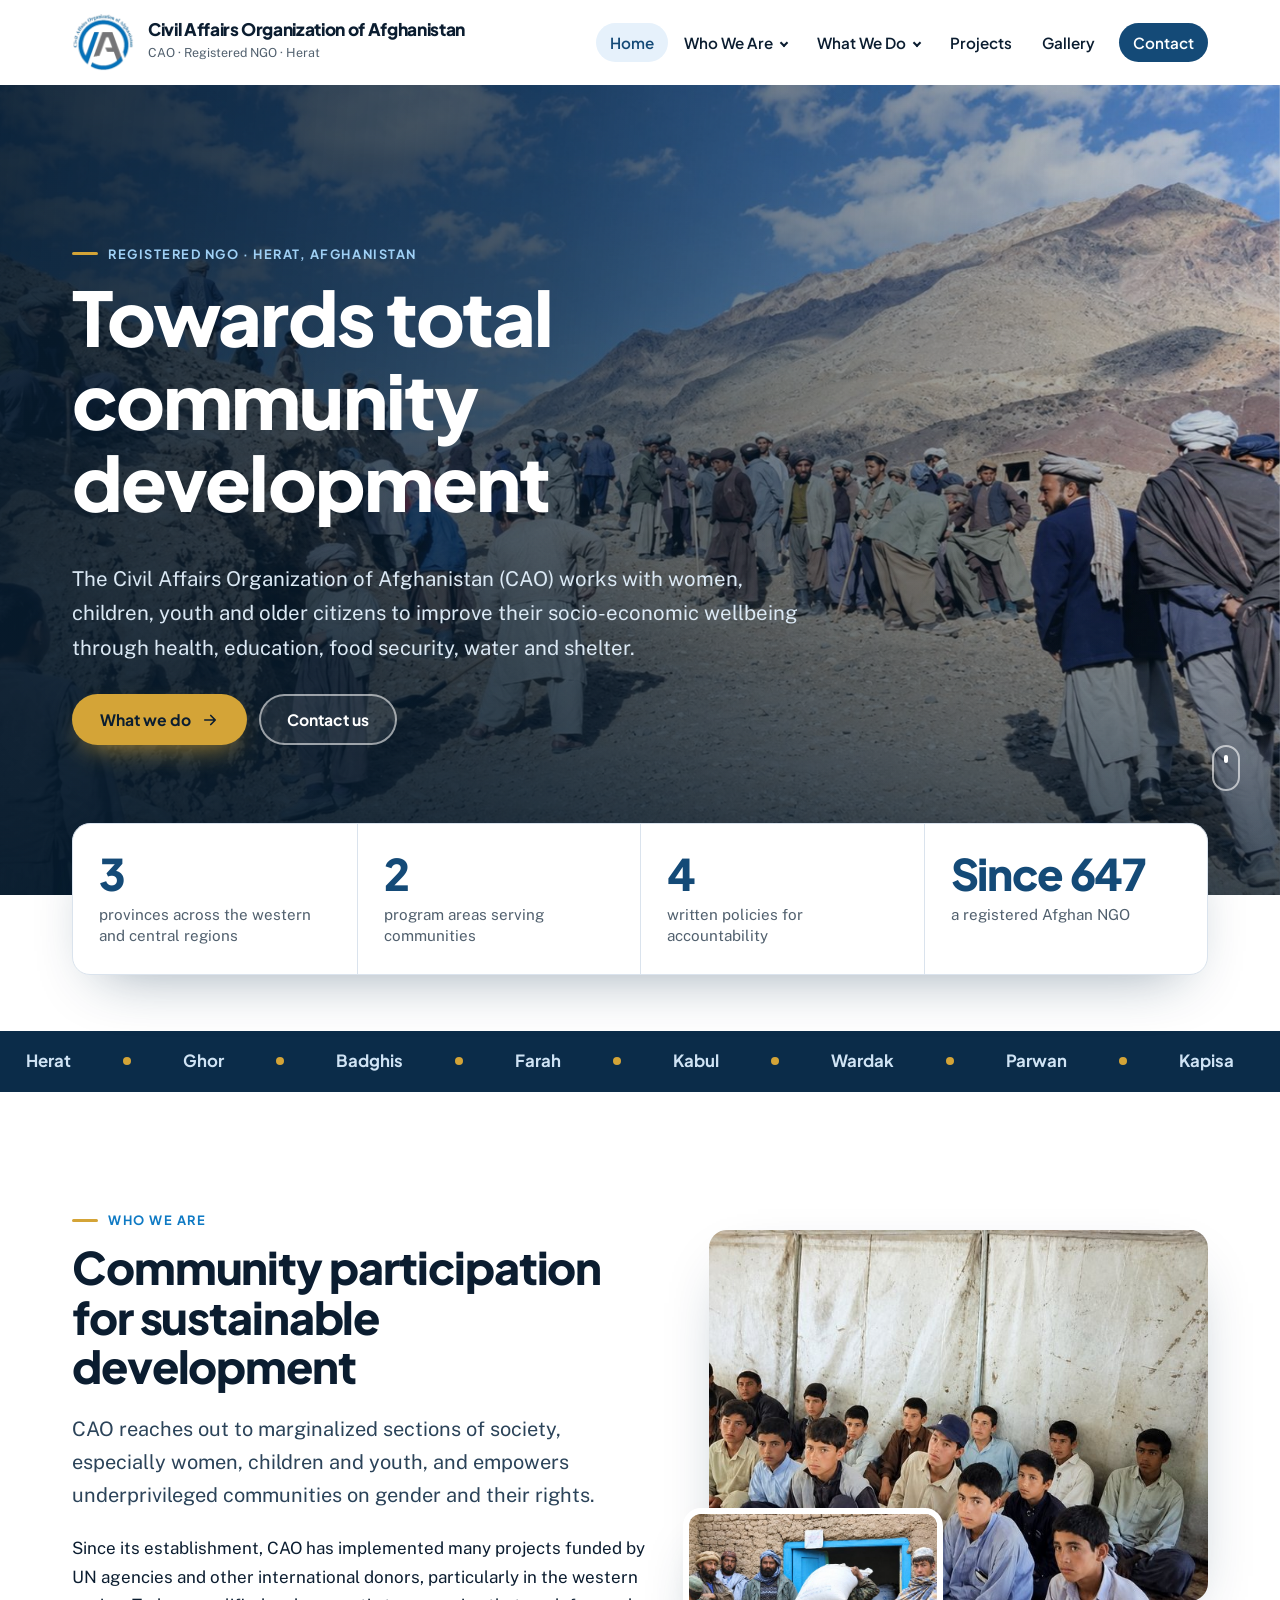
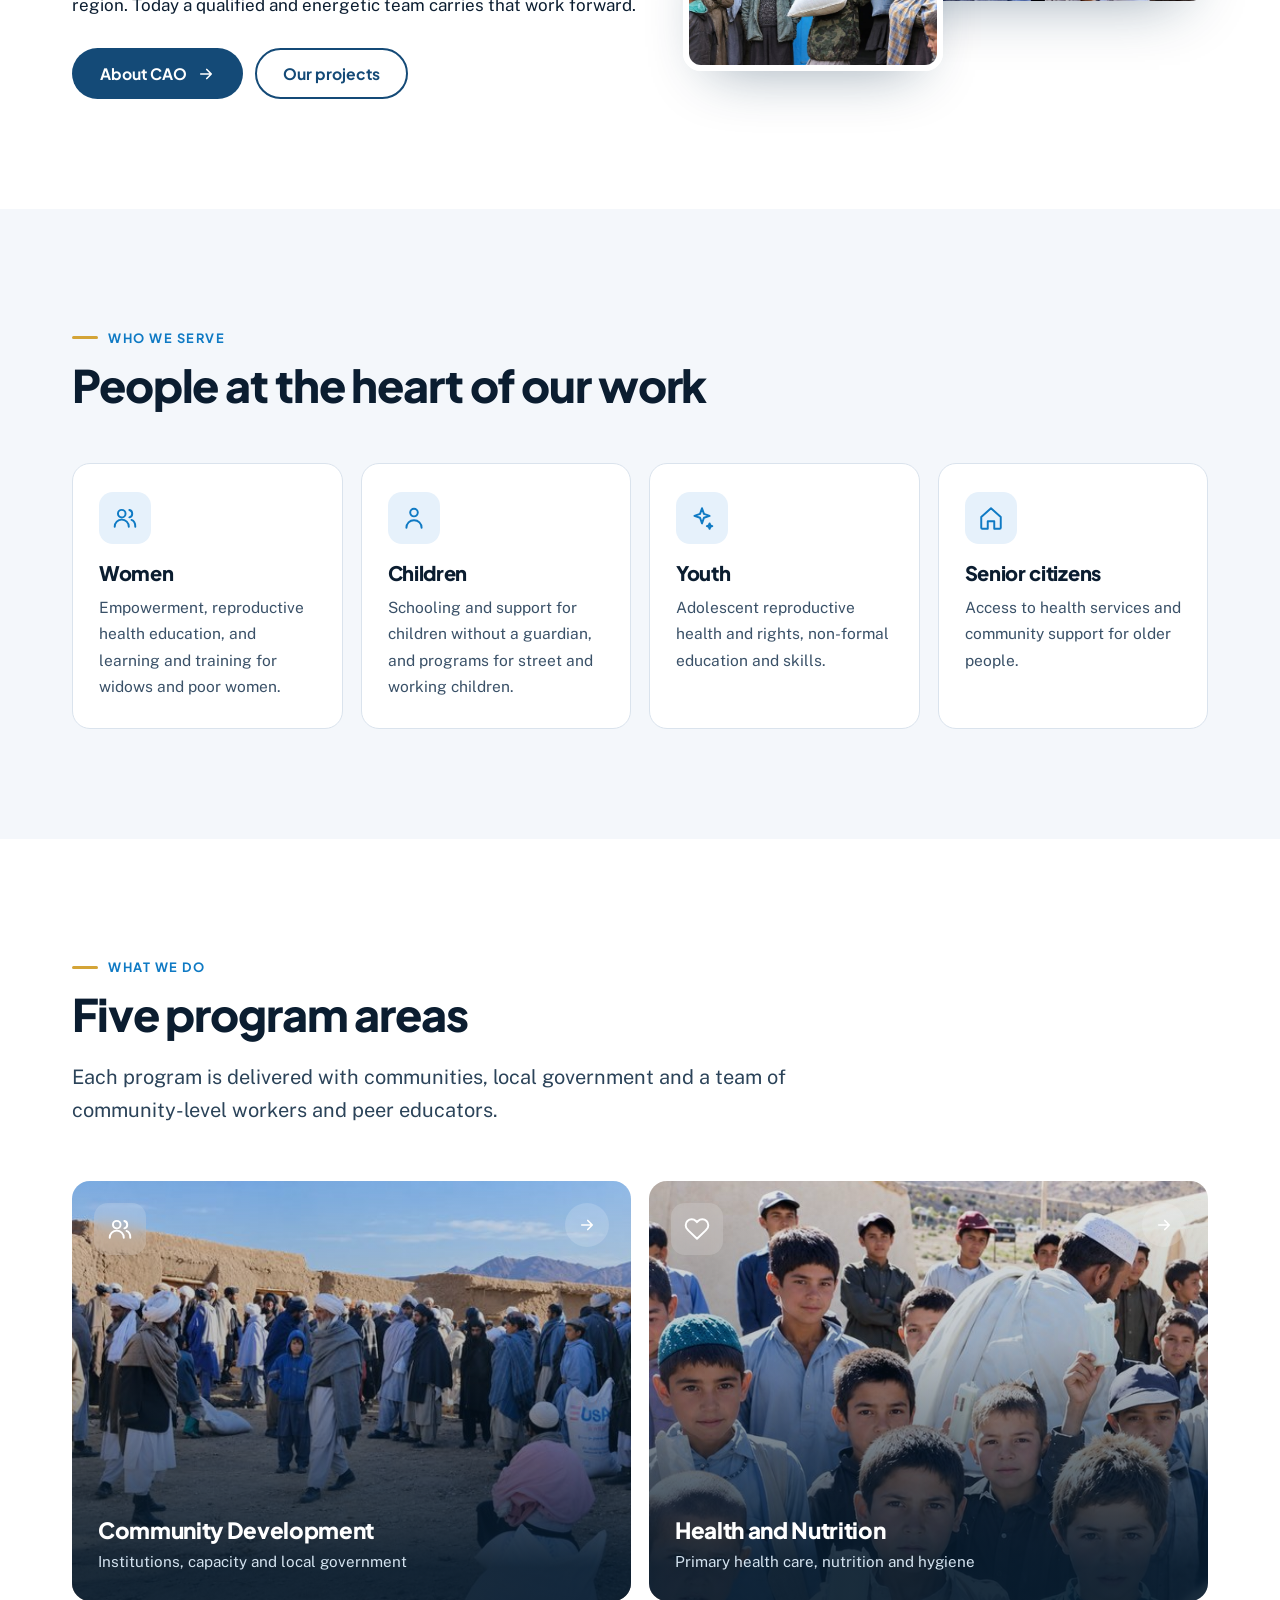
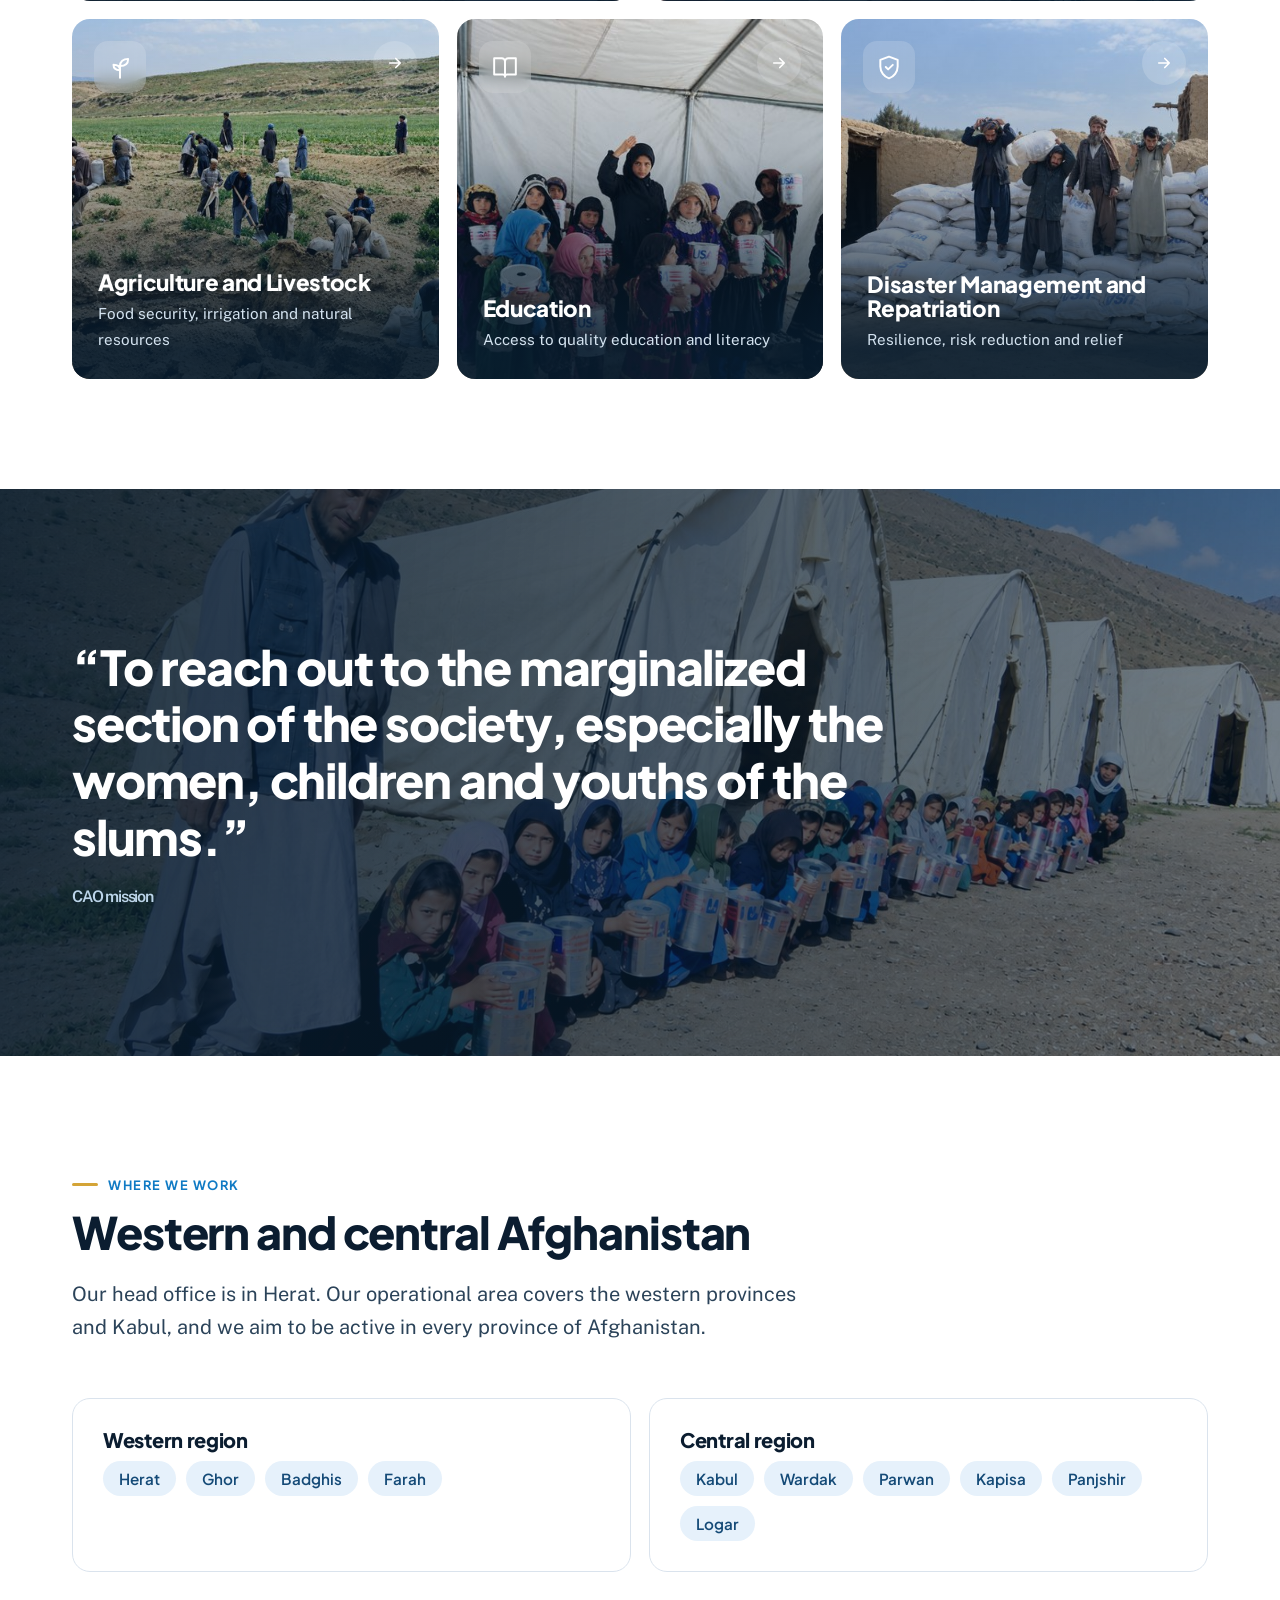
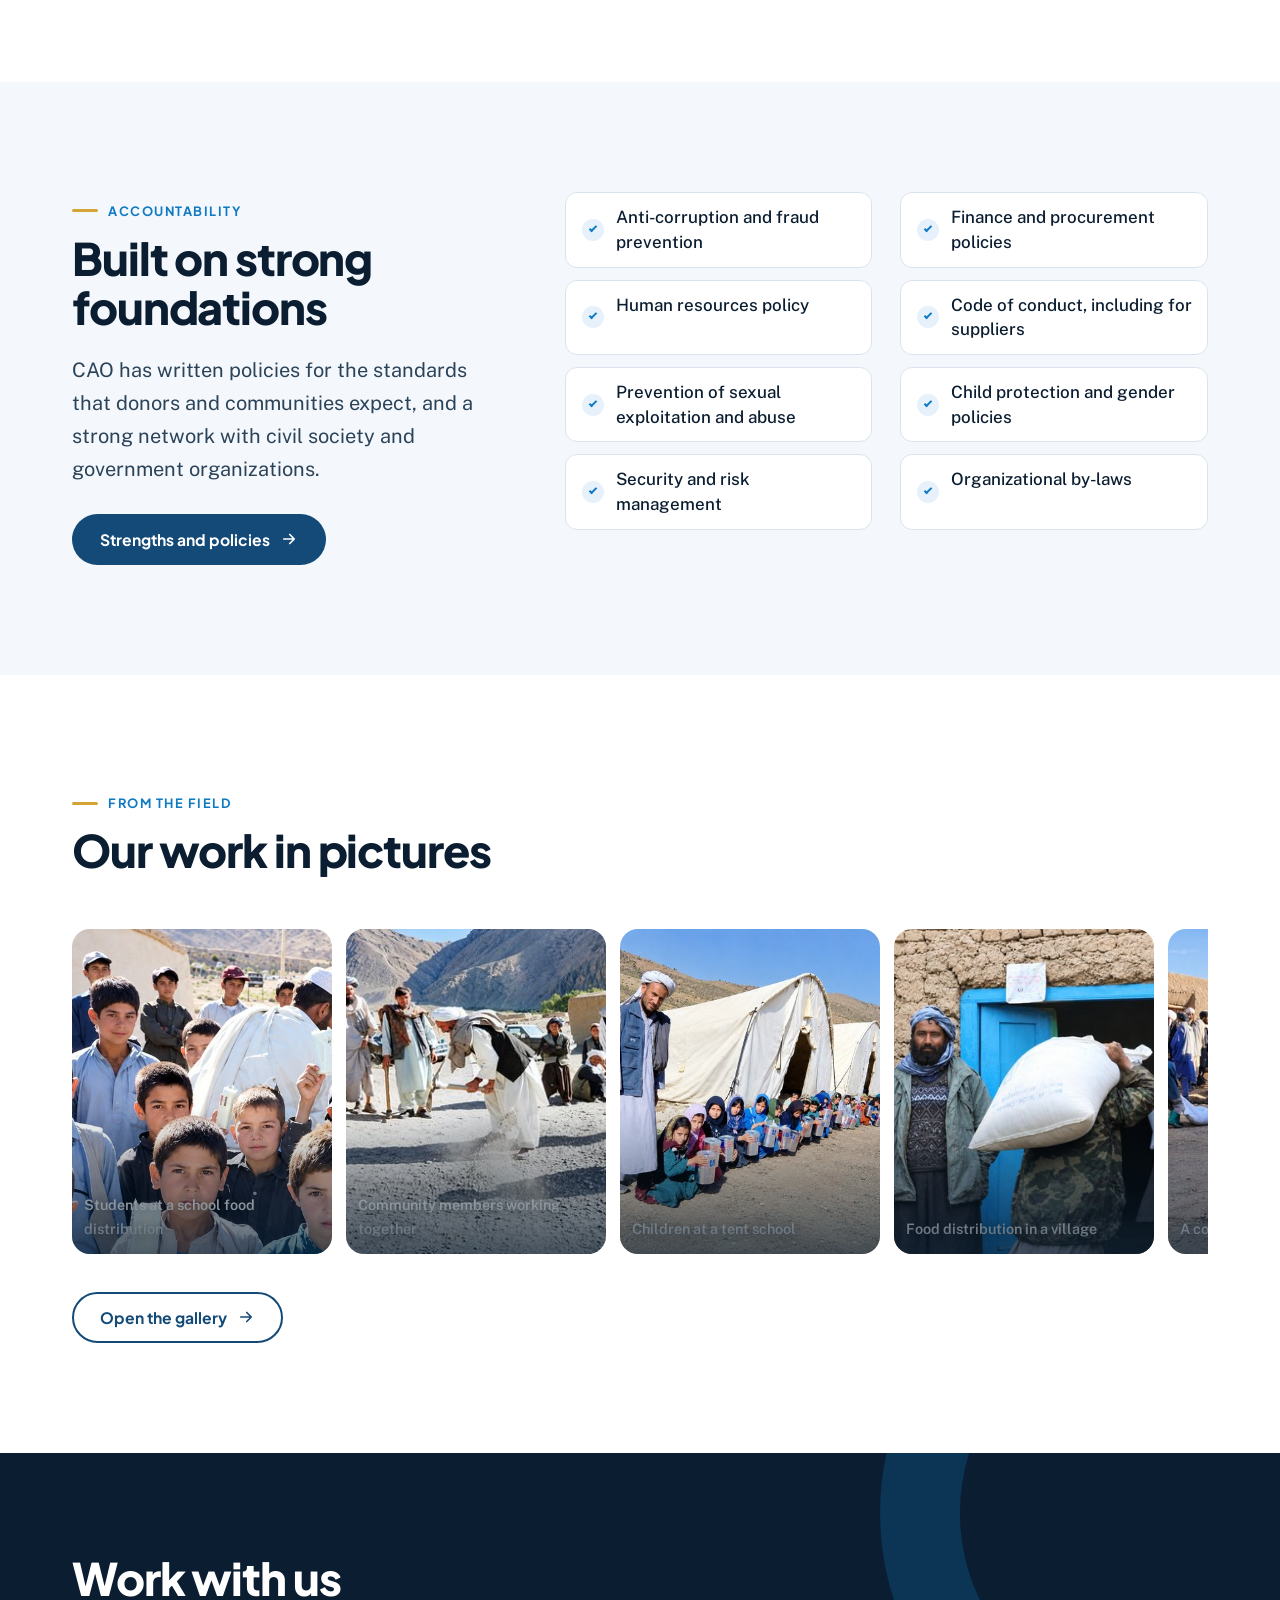
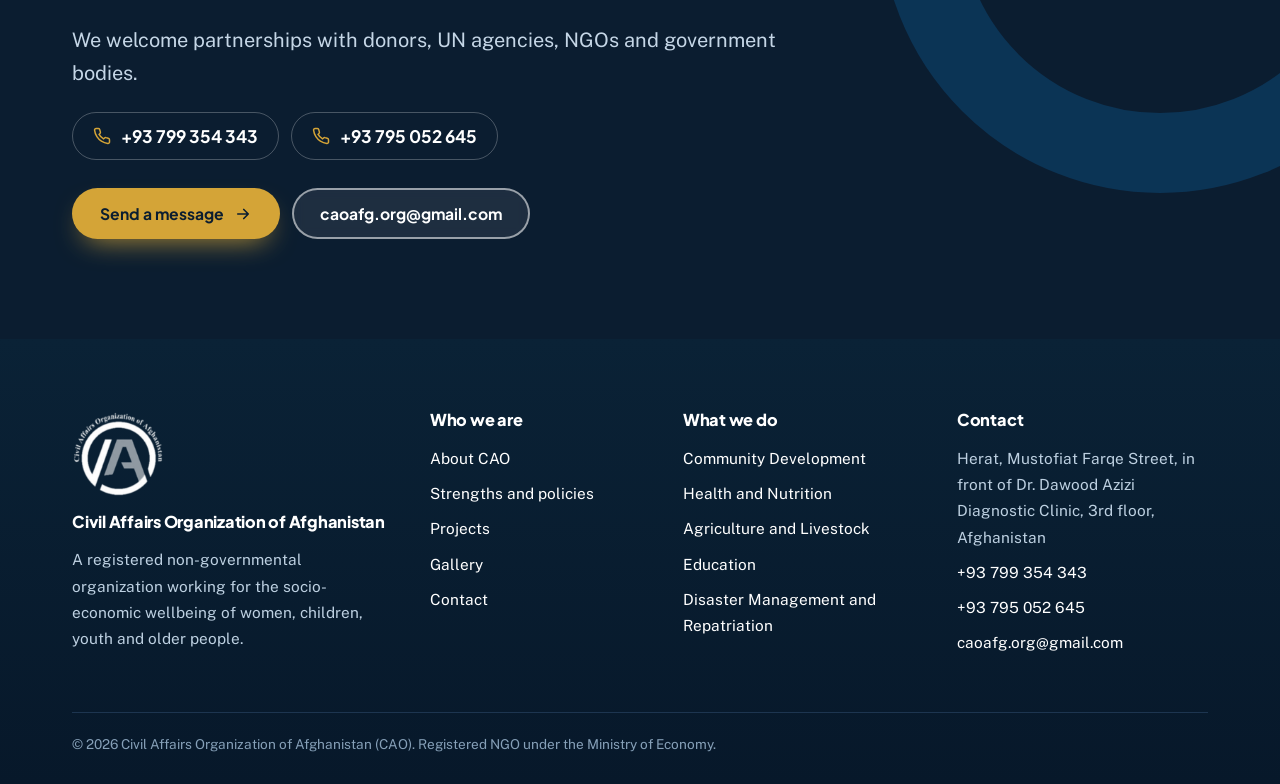
<file: index.html>
<!DOCTYPE html>
<html lang="en">
<head>
<meta charset="utf-8">
<meta name="viewport" content="width=device-width, initial-scale=1, viewport-fit=cover">
<title>Civil Affairs Organization of Afghanistan (CAO) – Towards total community development</title>
<meta name="description" content="CAO is a registered Afghan NGO serving women, children, youth and older citizens in Herat, Ghor, Badghis, Farah and central Afghanistan.">
<meta name="theme-color" content="#0b2c49">
<meta property="og:type" content="website">
<meta property="og:title" content="Civil Affairs Organization of Afghanistan (CAO) – Towards total community development">
<meta property="og:description" content="CAO is a registered Afghan NGO serving women, children, youth and older citizens in Herat, Ghor, Badghis, Farah and central Afghanistan.">
<link rel="icon" type="image/png" sizes="48x48" href="favicon-48.png">
<link rel="icon" type="image/png" sizes="192x192" href="favicon.png">
<link rel="apple-touch-icon" href="apple-touch-icon.png">
<link rel="preconnect" href="https://fonts.googleapis.com">
<link rel="preconnect" href="https://fonts.gstatic.com" crossorigin>
<link href="https://fonts.googleapis.com/css2?family=Plus+Jakarta+Sans:wght@500;600;700;800&family=Public+Sans:wght@400;500;600&display=swap" rel="stylesheet">
<link rel="stylesheet" href="style.css">
<script>document.documentElement.className+=' js'</script>
</head>
<body>
<div id="progress" aria-hidden="true"></div>
<a class="skip" href="#main">Skip to content</a>
<header class="site-header"><div class="wrap">
<a class="brand" href="index.html"><img src="logo.png" width="62" height="57" alt="CAO logo"><span><b>Civil Affairs Organization of Afghanistan</b><small>CAO · Registered NGO · Herat</small></span></a>
<button class="menu-btn" type="button" aria-expanded="false" aria-controls="nav" aria-label="Menu"><span></span></button>
<nav class="nav" id="nav" aria-label="Main"><ul><li><a href="index.html" aria-current="page">Home</a></li><li class="has-sub"><button class="sub-btn" type="button" aria-expanded="false">Who We Are</button><ul class="sub"><li><a href="about.html">About CAO</a></li><li><a href="strengths.html">Strengths and Policies</a></li></ul></li><li class="has-sub"><button class="sub-btn" type="button" aria-expanded="false">What We Do</button><ul class="sub"><li><a href="what-we-do.html">Overview</a></li><li><a href="community-development.html">Community Development</a></li><li><a href="health-nutrition.html">Health and Nutrition</a></li><li><a href="agriculture-livestock.html">Agriculture and Livestock</a></li><li><a href="education.html">Education</a></li><li><a href="disaster-management.html">Disaster Management and Repatriation</a></li></ul></li><li><a href="projects.html">Projects</a></li><li><a href="gallery.html">Gallery</a></li><li><a href="contact.html" class="nav-cta">Contact</a></li></ul></nav>
</div></header>
<main id="main">

<section class="hero" style="padding:0">
<div class="hero-bg"><img src="mountain-community-1600.jpg" srcset="mountain-community-640.jpg 640w, mountain-community-1200.jpg 1200w, mountain-community-1600.jpg 1600w" sizes="100vw" width="1600" height="916" alt="Villagers working together on a mountain track under a blue sky" fetchpriority="high" decoding="async"></div>
<div class="wrap"><div class="hero-inner">
<span class="kicker a" style="--d:100">Registered NGO · Herat, Afghanistan</span>
<h1 class="a" style="--d:220">Towards total community development</h1>
<p class="a" style="--d:380">The Civil Affairs Organization of Afghanistan (CAO) works with women, children, youth and older citizens to improve their socio-economic wellbeing through health, education, food security, water and shelter.</p>
<div class="btns a" style="--d:520"><a class="btn btn-primary" href="what-we-do.html">What we do <svg viewBox="0 0 24 24" fill="none" stroke="currentColor" stroke-width="2.2" stroke-linecap="round" stroke-linejoin="round" aria-hidden="true"><path d="M5 12h14M13 6l6 6-6 6"/></svg></a><a class="btn btn-ghost" href="contact.html">Contact us</a></div>
</div></div>
<span class="scroll-cue" aria-hidden="true"></span>
</section>

<div class="stats"><div class="wrap"><div class="box rv">
<div class="s"><b><span data-count="10">10</span></b><span>provinces across the western and central regions</span></div>
<div class="s"><b><span data-count="5">5</span></b><span>program areas serving communities</span></div>
<div class="s"><b><span data-count="13">13</span></b><span>written policies for accountability</span></div>
<div class="s"><b>Since <span data-count="1999">1999</span></b><span>a registered Afghan NGO</span></div>
</div></div></div>

<div class="marquee" aria-label="Provinces we serve"><div class="track"><span>Herat</span><span>Ghor</span><span>Badghis</span><span>Farah</span><span>Kabul</span><span>Wardak</span><span>Parwan</span><span>Kapisa</span><span>Panjshir</span><span>Logar</span><span>Herat</span><span>Ghor</span><span>Badghis</span><span>Farah</span><span>Kabul</span><span>Wardak</span><span>Parwan</span><span>Kapisa</span><span>Panjshir</span><span>Logar</span></div></div>

<section><div class="wrap two center">
<div class="rv l"><span class="kicker">Who we are</span><h2>Community participation for sustainable development</h2>
<p class="lead">CAO reaches out to marginalized sections of society, especially women, children and youth, and empowers underprivileged communities on gender and their rights.</p>
<p>Since its establishment, CAO has implemented many projects funded by UN agencies and other international donors, particularly in the western region. Today a qualified and energetic team carries that work forward.</p>
<div class="btns"><a class="btn btn-dark" href="about.html">About CAO <svg viewBox="0 0 24 24" fill="none" stroke="currentColor" stroke-width="2.2" stroke-linecap="round" stroke-linejoin="round" aria-hidden="true"><path d="M5 12h14M13 6l6 6-6 6"/></svg></a><a class="btn btn-line" href="projects.html">Our projects</a></div></div>
<div class="stack rv r"><figure class="pic" style="margin:0"><img src="tent-classroom-1600.jpg" srcset="tent-classroom-640.jpg 640w, tent-classroom-1200.jpg 1200w, tent-classroom-1600.jpg 1454w" sizes="(min-width:900px) 50vw, 100vw" width="1454" height="1082" alt="Boys seated together in a tent classroom" loading="lazy" decoding="async"><figcaption>A tent classroom</figcaption></figure>
<figure class="pic b" style="margin:0"><img src="food-distribution-1600.jpg" srcset="food-distribution-640.jpg 640w, food-distribution-1200.jpg 1200w, food-distribution-1600.jpg 1600w" sizes="30vw" width="1600" height="977" alt="A man carrying a sack of food in a village" loading="lazy" decoding="async"></figure></div>
</div></section>

<section class="alt"><div class="wrap">
<div class="sec-head rv"><span class="kicker">Who we serve</span><h2>People at the heart of our work</h2></div>
<div class="cards stagger">
<div class="card rv"><span class="ico"><svg viewBox="0 0 24 24" aria-hidden="true"><circle cx="9" cy="8" r="3.5"/><path d="M2.5 20c0-3.6 2.9-6.5 6.5-6.5s6.5 2.9 6.5 6.5"/><path d="M16 4.6a3.5 3.5 0 0 1 0 6.8M18 13.8c2.2.8 3.5 3 3.5 6.2"/></svg></span><h3>Women</h3><p>Empowerment, reproductive health education, and learning and training for widows and poor women.</p></div>
<div class="card rv"><span class="ico"><svg viewBox="0 0 24 24" aria-hidden="true"><circle cx="12" cy="7" r="3.500"/><path d="M5 21c0-4 3-7 7-7s7 3 7 7"/></svg></span><h3>Children</h3><p>Schooling and support for children without a guardian, and programs for street and working children.</p></div>
<div class="card rv"><span class="ico"><svg viewBox="0 0 24 24" aria-hidden="true"><path d="M12 3l1.800 5.200L19 10l-5.200 1.800L12 17l-1.800-5.200L5 10l5.200-1.800z"/><path d="M19 17l.7 1.800L21.500 19.500l-1.800.7L19 22l-.7-1.800-1.800-.7 1.800-.7z"/></svg></span><h3>Youth</h3><p>Adolescent reproductive health and rights, non-formal education and skills.</p></div>
<div class="card rv"><span class="ico"><svg viewBox="0 0 24 24" aria-hidden="true"><path d="M3 11l9-8 9 8v10a1 1 0 0 1-1 1h-5v-7H9v7H4a1 1 0 0 1-1-1z"/></svg></span><h3>Senior citizens</h3><p>Access to health services and community support for older people.</p></div>
</div></div></section>

<section><div class="wrap">
<div class="sec-head rv"><span class="kicker">What we do</span><h2>Five program areas</h2><p class="lead">Each program is delivered with communities, local government and a team of community-level workers and peer educators.</p></div>
<div class="tiles"><a class="tile w rv z" href="community-development.html"><img src="village-gathering-1600.jpg" srcset="village-gathering-640.jpg 640w, village-gathering-1200.jpg 1200w, village-gathering-1600.jpg 1592w" sizes="(min-width:900px) 40vw, 100vw" width="1592" height="988" alt="" loading="lazy" decoding="async"><span class="ico"><svg viewBox="0 0 24 24" aria-hidden="true"><circle cx="9" cy="8" r="3.5"/><path d="M2.5 20c0-3.6 2.9-6.5 6.5-6.5s6.5 2.9 6.5 6.5"/><path d="M16 4.6a3.5 3.5 0 0 1 0 6.8M18 13.8c2.2.8 3.5 3 3.5 6.2"/></svg></span><span class="go"><svg viewBox="0 0 24 24" fill="none" stroke="currentColor" stroke-width="2.2" stroke-linecap="round" stroke-linejoin="round" aria-hidden="true"><path d="M5 12h14M13 6l6 6-6 6"/></svg></span><span class="in"><h3>Community Development</h3><p>Institutions, capacity and local government</p></span></a><a class="tile w rv z" href="health-nutrition.html"><img src="school-feeding-1600.jpg" srcset="school-feeding-640.jpg 640w, school-feeding-1600.jpg 900w" sizes="(min-width:900px) 40vw, 100vw" width="900" height="745" alt="" loading="lazy" decoding="async"><span class="ico"><svg viewBox="0 0 24 24" aria-hidden="true"><path d="M20.8 4.6a5.5 5.5 0 0 0-7.8 0L12 5.7l-1-1.1a5.5 5.5 0 0 0-7.8 7.8l1 1.1L12 21l7.8-7.5 1-1.1a5.5 5.5 0 0 0 0-7.8z"/></svg></span><span class="go"><svg viewBox="0 0 24 24" fill="none" stroke="currentColor" stroke-width="2.2" stroke-linecap="round" stroke-linejoin="round" aria-hidden="true"><path d="M5 12h14M13 6l6 6-6 6"/></svg></span><span class="in"><h3>Health and Nutrition</h3><p>Primary health care, nutrition and hygiene</p></span></a><a class="tile rv z" href="agriculture-livestock.html"><img src="field-works-1600.jpg" srcset="field-works-640.jpg 640w, field-works-1200.jpg 1200w, field-works-1600.jpg 1498w" sizes="(min-width:900px) 40vw, 100vw" width="1498" height="1050" alt="" loading="lazy" decoding="async"><span class="ico"><svg viewBox="0 0 24 24" aria-hidden="true"><path d="M12 22V11"/><path d="M12 11c0-4 3-6.500 7.500-6.500 0 4.200-3 6.500-7.500 6.500z"/><path d="M12 15c0-3.200-2.500-5-6-5 0 3.200 2.500 5 6 5z"/></svg></span><span class="go"><svg viewBox="0 0 24 24" fill="none" stroke="currentColor" stroke-width="2.2" stroke-linecap="round" stroke-linejoin="round" aria-hidden="true"><path d="M5 12h14M13 6l6 6-6 6"/></svg></span><span class="in"><h3>Agriculture and Livestock</h3><p>Food security, irrigation and natural resources</p></span></a><a class="tile rv z" href="education.html"><img src="tent-school-children-1600.jpg" srcset="tent-school-children-640.jpg 640w, tent-school-children-1200.jpg 1200w, tent-school-children-1600.jpg 1600w" sizes="(min-width:900px) 40vw, 100vw" width="1600" height="981" alt="" loading="lazy" decoding="async"><span class="ico"><svg viewBox="0 0 24 24" aria-hidden="true"><path d="M2 4h7a3 3 0 0 1 3 3v14a2 2 0 0 0-2-2H2zM22 4h-7a3 3 0 0 0-3 3v14a2 2 0 0 1 2-2h8z"/></svg></span><span class="go"><svg viewBox="0 0 24 24" fill="none" stroke="currentColor" stroke-width="2.2" stroke-linecap="round" stroke-linejoin="round" aria-hidden="true"><path d="M5 12h14M13 6l6 6-6 6"/></svg></span><span class="in"><h3>Education</h3><p>Access to quality education and literacy</p></span></a><a class="tile rv z" href="disaster-management.html"><img src="food-stores-1600.jpg" srcset="food-stores-640.jpg 640w, food-stores-1200.jpg 1200w, food-stores-1600.jpg 1483w" sizes="(min-width:900px) 40vw, 100vw" width="1483" height="1061" alt="" loading="lazy" decoding="async"><span class="ico"><svg viewBox="0 0 24 24" aria-hidden="true"><path d="M12 2.500l8 3v6c0 5-3.500 9.500-8 11-4.500-1.500-8-6-8-11v-6z"/><path d="M9 12l2.200 2.200L15.500 10"/></svg></span><span class="go"><svg viewBox="0 0 24 24" fill="none" stroke="currentColor" stroke-width="2.2" stroke-linecap="round" stroke-linejoin="round" aria-hidden="true"><path d="M5 12h14M13 6l6 6-6 6"/></svg></span><span class="in"><h3>Disaster Management and Repatriation</h3><p>Resilience, risk reduction and relief</p></span></a></div>
</div></section>

<div class="band"><div class="bg"><div style="height:100%" data-parallax="0.12"><img src="tent-school-line-1600.jpg" srcset="tent-school-line-640.jpg 640w, tent-school-line-1200.jpg 1200w, tent-school-line-1600.jpg 1433w" sizes="100vw" width="1433" height="1098" alt="" loading="lazy" decoding="async"></div></div>
<div class="wrap"><blockquote class="rv">“To reach out to the marginalized section of the society, especially the women, children and youths of the slums.”<cite>CAO mission</cite></blockquote></div></div>

<section><div class="wrap">
<div class="sec-head rv"><span class="kicker">Where we work</span><h2>Western and central Afghanistan</h2><p class="lead">Our head office is in Herat. Our operational area covers the western provinces and Kabul, and we aim to be active in every province of Afghanistan.</p></div>
<div class="regions stagger">
<div class="reg rv"><h3>Western region</h3><ul class="chips"><li>Herat</li><li>Ghor</li><li>Badghis</li><li>Farah</li></ul></div>
<div class="reg rv"><h3>Central region</h3><ul class="chips"><li>Kabul</li><li>Wardak</li><li>Parwan</li><li>Kapisa</li><li>Panjshir</li><li>Logar</li></ul></div>
</div></div></section>

<section class="alt"><div class="wrap split">
<div class="rv l"><span class="kicker">Accountability</span><h2>Built on strong foundations</h2><p class="lead">CAO has written policies for the standards that donors and communities expect, and a strong network with civil society and government organizations.</p><div class="btns"><a class="btn btn-dark" href="strengths.html">Strengths and policies <svg viewBox="0 0 24 24" fill="none" stroke="currentColor" stroke-width="2.2" stroke-linecap="round" stroke-linejoin="round" aria-hidden="true"><path d="M5 12h14M13 6l6 6-6 6"/></svg></a></div></div>
<ul class="checks stagger"><li class="rv">Anti-corruption and fraud prevention</li><li class="rv">Finance and procurement policies</li><li class="rv">Human resources policy</li><li class="rv">Code of conduct, including for suppliers</li><li class="rv">Prevention of sexual exploitation and abuse</li><li class="rv">Child protection and gender policies</li><li class="rv">Security and risk management</li><li class="rv">Organizational by-laws</li></ul>
</div></section>

<section><div class="wrap">
<div class="sec-head rv"><span class="kicker">From the field</span><h2>Our work in pictures</h2></div>
<div class="strip rv"><figure><img src="school-feeding-1600.jpg" srcset="school-feeding-640.jpg 640w, school-feeding-1600.jpg 900w" sizes="(min-width:900px) 24vw, 78vw" width="900" height="745" alt="Students at a school food distribution" loading="lazy" decoding="async"><figcaption>Students at a school food distribution</figcaption></figure><figure><img src="community-work-1600.jpg" srcset="community-work-640.jpg 640w, community-work-1200.jpg 1200w, community-work-1600.jpg 1600w" sizes="(min-width:900px) 24vw, 78vw" width="1600" height="830" alt="Community members working together" loading="lazy" decoding="async"><figcaption>Community members working together</figcaption></figure><figure><img src="tent-school-line-1600.jpg" srcset="tent-school-line-640.jpg 640w, tent-school-line-1200.jpg 1200w, tent-school-line-1600.jpg 1433w" sizes="(min-width:900px) 24vw, 78vw" width="1433" height="1098" alt="Children at a tent school" loading="lazy" decoding="async"><figcaption>Children at a tent school</figcaption></figure><figure><img src="food-distribution-1600.jpg" srcset="food-distribution-640.jpg 640w, food-distribution-1200.jpg 1200w, food-distribution-1600.jpg 1600w" sizes="(min-width:900px) 24vw, 78vw" width="1600" height="977" alt="Food distribution in a village" loading="lazy" decoding="async"><figcaption>Food distribution in a village</figcaption></figure><figure><img src="village-gathering-1600.jpg" srcset="village-gathering-640.jpg 640w, village-gathering-1200.jpg 1200w, village-gathering-1600.jpg 1592w" sizes="(min-width:900px) 24vw, 78vw" width="1592" height="988" alt="A community gathering" loading="lazy" decoding="async"><figcaption>A community gathering</figcaption></figure></div>
<div class="btns"><a class="btn btn-line" href="gallery.html">Open the gallery <svg viewBox="0 0 24 24" fill="none" stroke="currentColor" stroke-width="2.2" stroke-linecap="round" stroke-linejoin="round" aria-hidden="true"><path d="M5 12h14M13 6l6 6-6 6"/></svg></a></div>
</div></section>
<section class="cta"><div class="wrap"><div class="rv"><h2>Work with us</h2><p class="lead" style="color:#c5d6e6">We welcome partnerships with donors, UN agencies, NGOs and government bodies.</p>
<div class="nums"><a href="tel:+93799354343"><svg viewBox="0 0 24 24" aria-hidden="true"><path d="M22 16.9v3a2 2 0 0 1-2.200 2 19.800 19.800 0 0 1-8.600-3.100 19.500 19.500 0 0 1-6-6A19.800 19.800 0 0 1 2.100 4.200 2 2 0 0 1 4.100 2h3a2 2 0 0 1 2 1.700c.1 1 .4 1.900.7 2.800a2 2 0 0 1-.5 2.100L8.100 9.900a16 16 0 0 0 6 6l1.300-1.300a2 2 0 0 1 2.100-.4c.9.3 1.800.6 2.800.7a2 2 0 0 1 1.700 2z"/></svg>+93 799 354 343</a><a href="tel:+93795052645"><svg viewBox="0 0 24 24" aria-hidden="true"><path d="M22 16.9v3a2 2 0 0 1-2.200 2 19.800 19.800 0 0 1-8.600-3.100 19.500 19.500 0 0 1-6-6A19.800 19.800 0 0 1 2.100 4.200 2 2 0 0 1 4.100 2h3a2 2 0 0 1 2 1.700c.1 1 .4 1.900.7 2.800a2 2 0 0 1-.5 2.100L8.100 9.900a16 16 0 0 0 6 6l1.300-1.300a2 2 0 0 1 2.100-.4c.9.3 1.800.6 2.800.7a2 2 0 0 1 1.700 2z"/></svg>+93 795 052 645</a></div>
<div class="btns"><a class="btn btn-primary" href="contact.html">Send a message <svg viewBox="0 0 24 24" fill="none" stroke="currentColor" stroke-width="2.2" stroke-linecap="round" stroke-linejoin="round" aria-hidden="true"><path d="M5 12h14M13 6l6 6-6 6"/></svg></a><a class="btn btn-ghost" href="mailto:caoafg.org@gmail.com">caoafg.org@gmail.com</a></div></div></div></section>

</main>
<footer class="site-footer"><div class="wrap">
<div class="foot">
<div><img src="logo-white.png" width="92" height="85" alt="CAO logo" loading="lazy"><h3>Civil Affairs Organization of Afghanistan</h3>
<p>A registered non-governmental organization working for the socio-economic wellbeing of women, children, youth and older people.</p></div>
<div><h3>Who we are</h3><ul><li><a href="about.html">About CAO</a></li><li><a href="strengths.html">Strengths and policies</a></li><li><a href="projects.html">Projects</a></li><li><a href="gallery.html">Gallery</a></li><li><a href="contact.html">Contact</a></li></ul></div>
<div><h3>What we do</h3><ul><li><a href="community-development.html">Community Development</a></li><li><a href="health-nutrition.html">Health and Nutrition</a></li><li><a href="agriculture-livestock.html">Agriculture and Livestock</a></li><li><a href="education.html">Education</a></li><li><a href="disaster-management.html">Disaster Management and Repatriation</a></li></ul></div>
<div><h3>Contact</h3><ul>
<li>Herat, Mustofiat Farqe Street, in front of Dr. Dawood Azizi Diagnostic Clinic, 3rd floor, Afghanistan</li>
<li><a href="tel:+93799354343">+93 799 354 343</a></li><li><a href="tel:+93795052645">+93 795 052 645</a></li>
<li><a href="mailto:caoafg.org@gmail.com">caoafg.org@gmail.com</a></li></ul></div>
</div>
<div class="legal">© <span id="yr">2026</span> Civil Affairs Organization of Afghanistan (CAO). Registered NGO under the Ministry of Economy.</div>
</div></footer>
<button id="top" type="button" aria-label="Back to top"><svg viewBox="0 0 24 24"><path d="M12 19V5M5 12l7-7 7 7"/></svg></button>
<script src="main.js" defer></script>
</body></html>
</file>
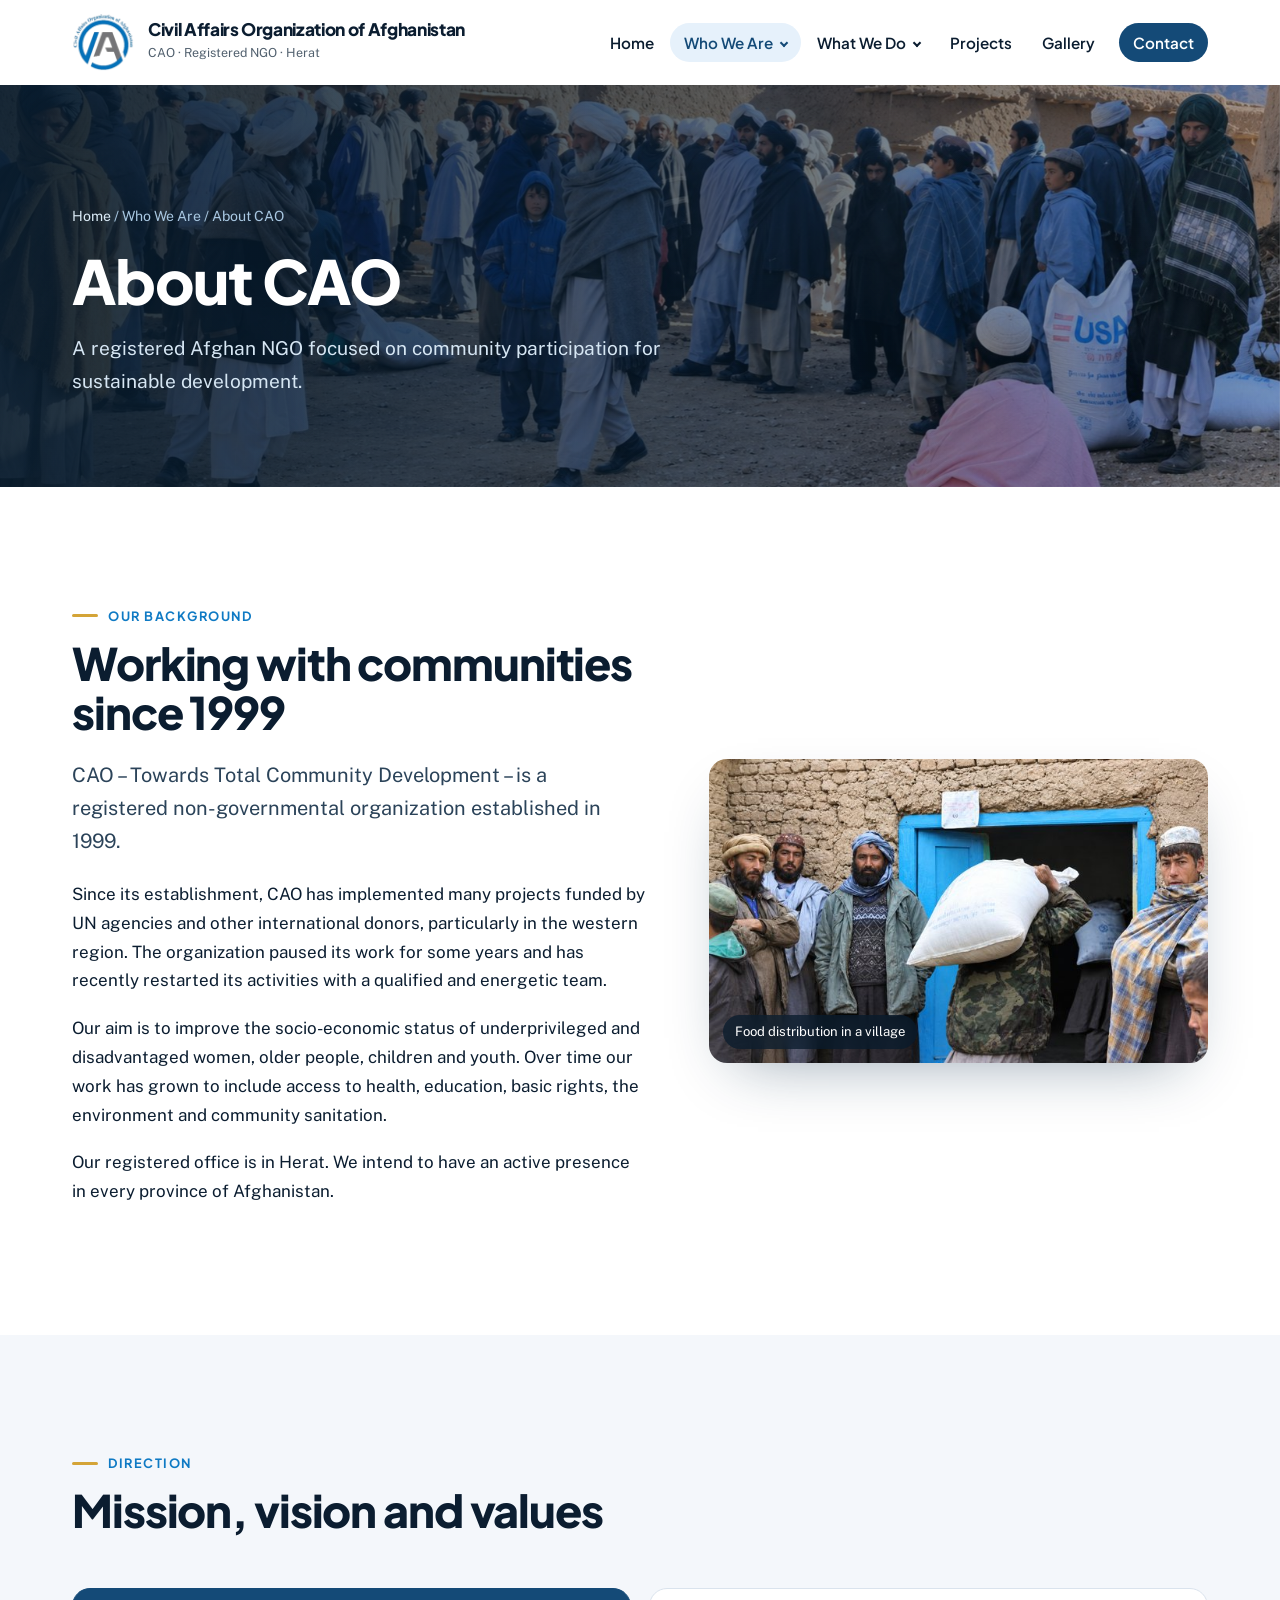
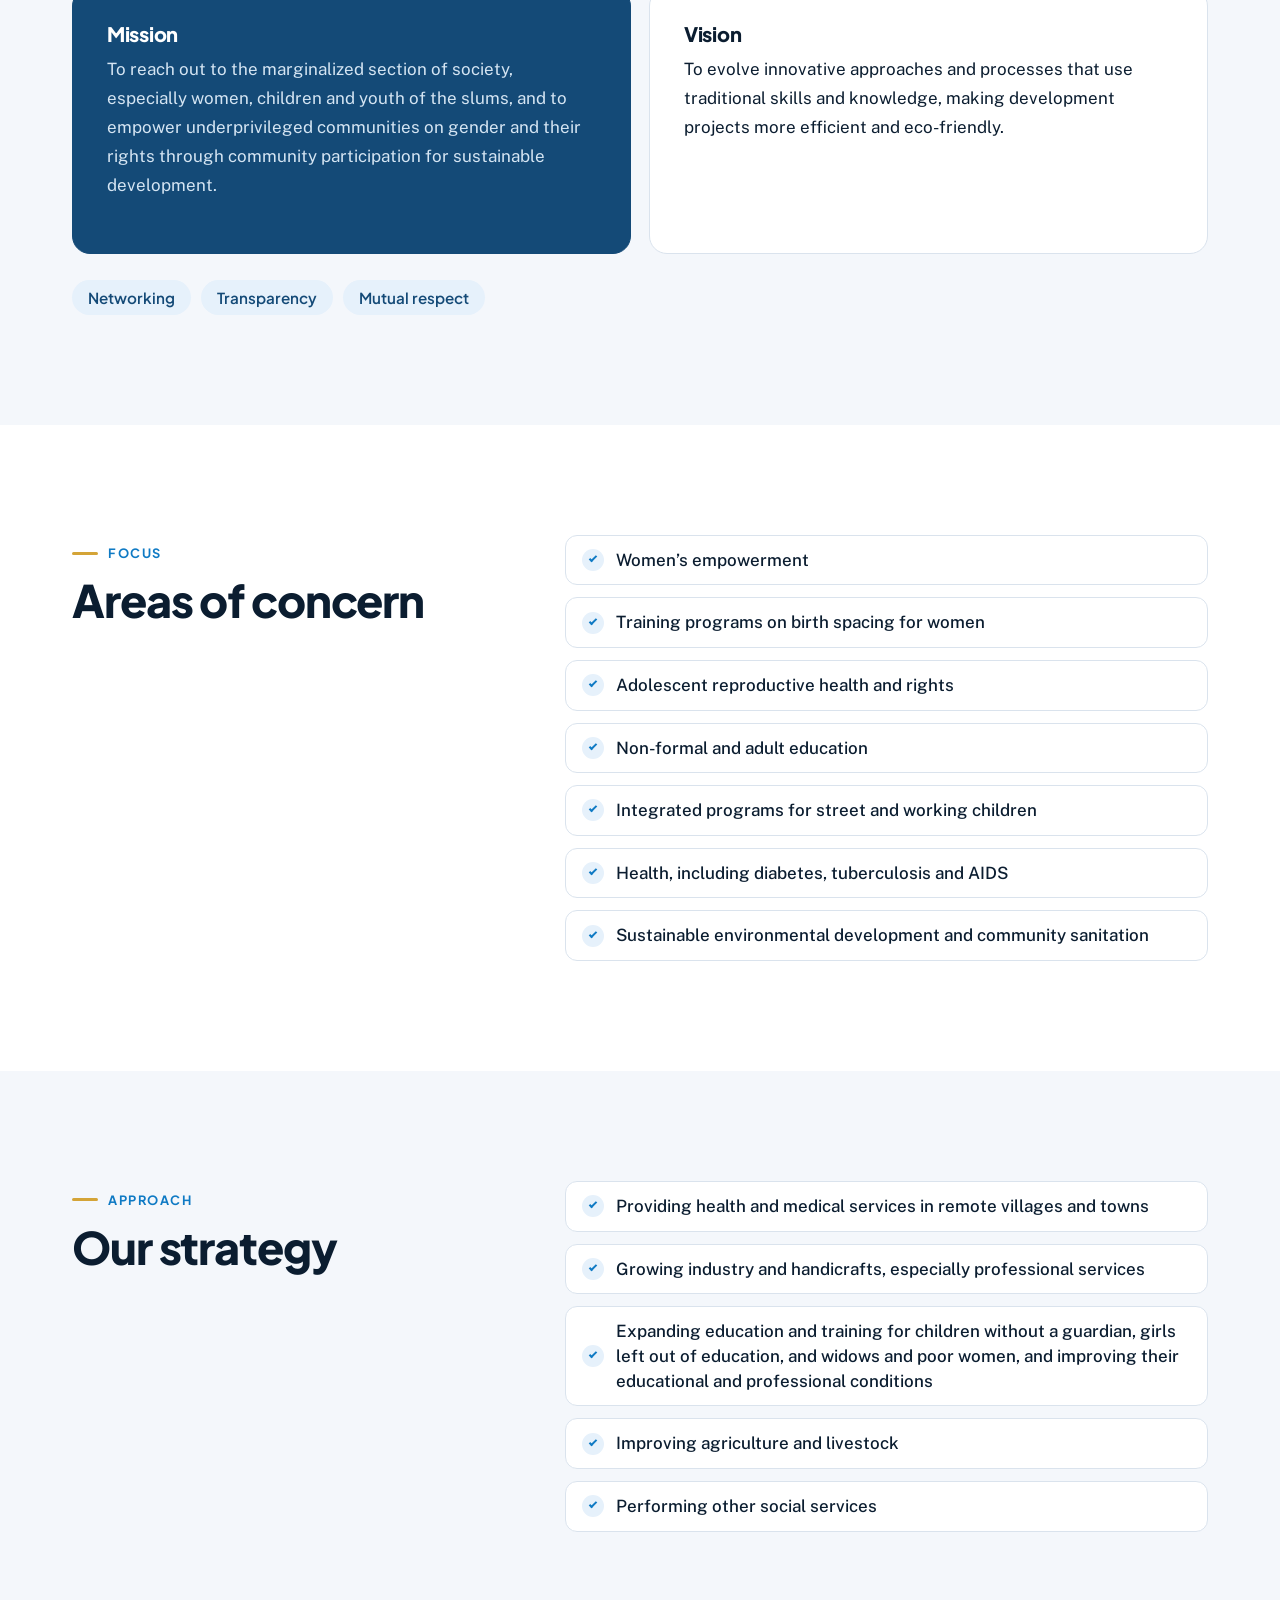
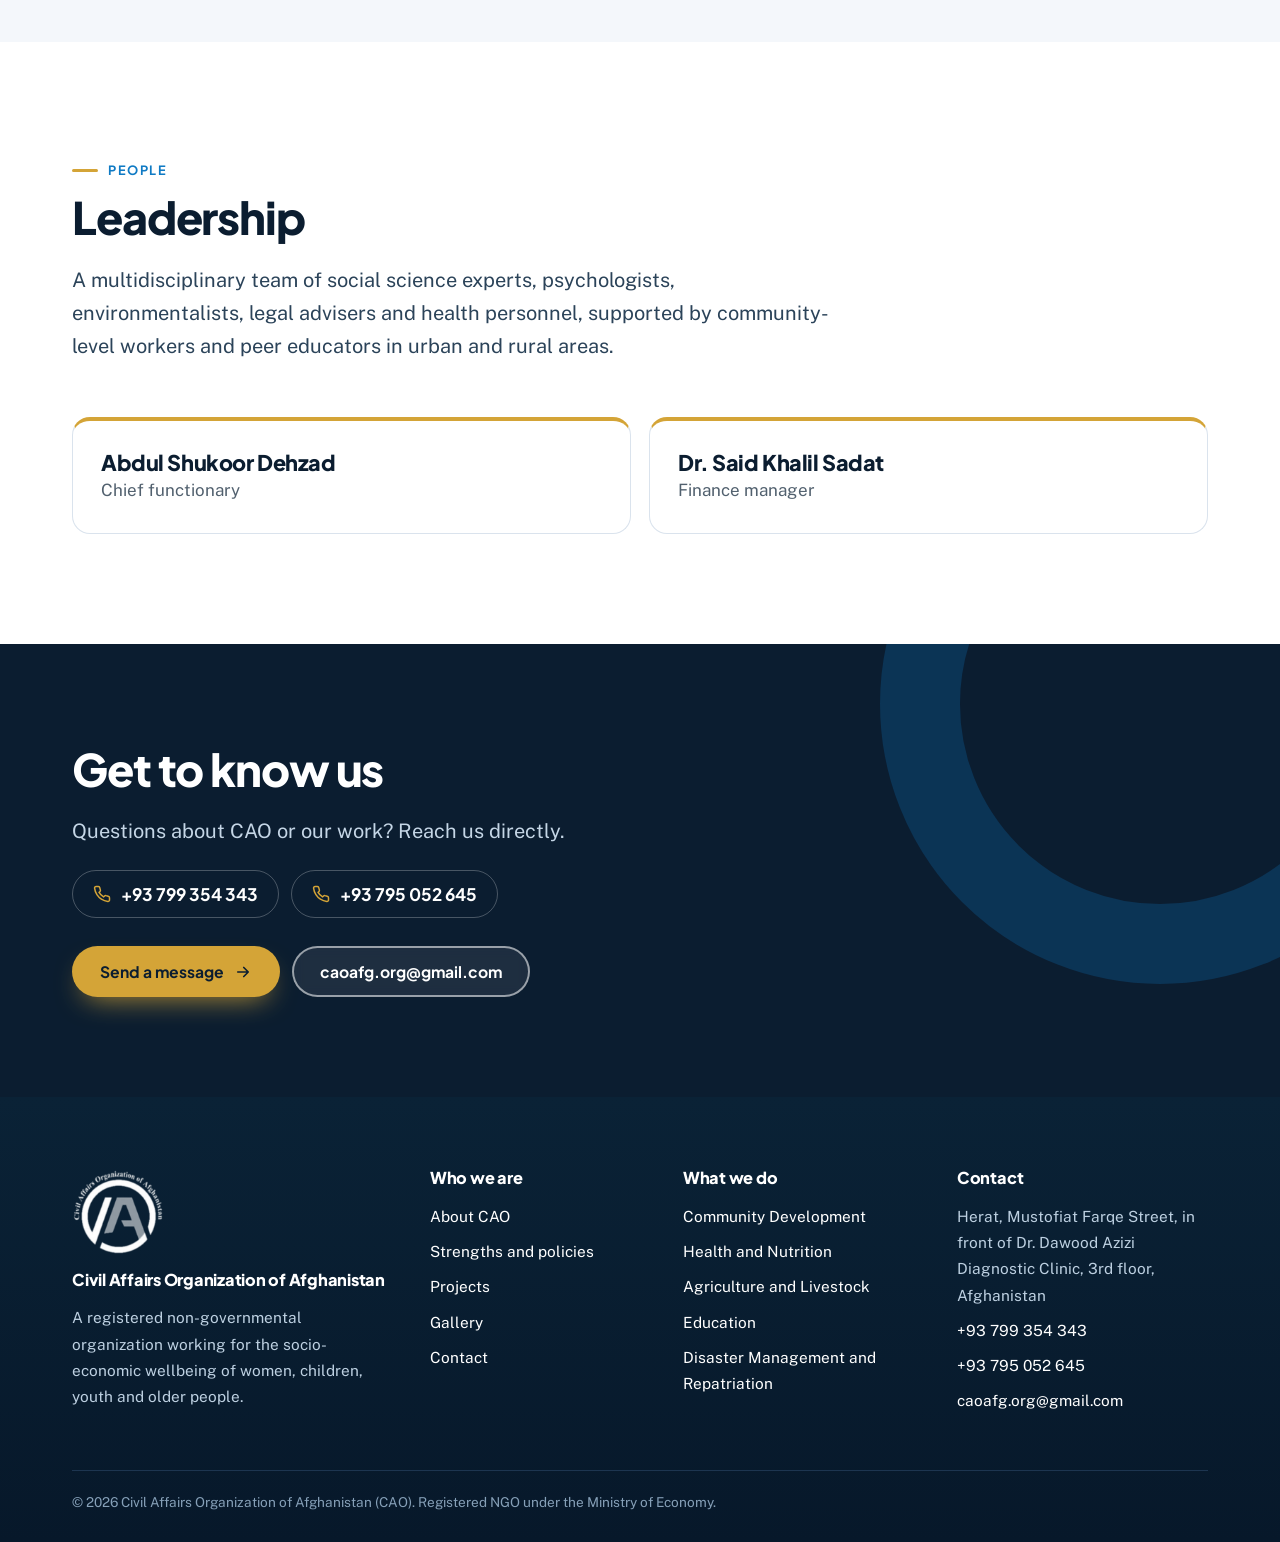
<file: about.html>
<!DOCTYPE html>
<html lang="en">
<head>
<meta charset="utf-8">
<meta name="viewport" content="width=device-width, initial-scale=1, viewport-fit=cover">
<title>About CAO | Civil Affairs Organization of Afghanistan</title>
<meta name="description" content="Background, mission, vision, values, strategy and leadership of the Civil Affairs Organization of Afghanistan.">
<meta name="theme-color" content="#0b2c49">
<meta property="og:type" content="website">
<meta property="og:title" content="About CAO | Civil Affairs Organization of Afghanistan">
<meta property="og:description" content="Background, mission, vision, values, strategy and leadership of the Civil Affairs Organization of Afghanistan.">
<link rel="icon" type="image/png" sizes="48x48" href="favicon-48.png">
<link rel="icon" type="image/png" sizes="192x192" href="favicon.png">
<link rel="apple-touch-icon" href="apple-touch-icon.png">
<link rel="preconnect" href="https://fonts.googleapis.com">
<link rel="preconnect" href="https://fonts.gstatic.com" crossorigin>
<link href="https://fonts.googleapis.com/css2?family=Plus+Jakarta+Sans:wght@500;600;700;800&family=Public+Sans:wght@400;500;600&display=swap" rel="stylesheet">
<link rel="stylesheet" href="style.css">
<script>document.documentElement.className+=' js'</script>
</head>
<body>
<div id="progress" aria-hidden="true"></div>
<a class="skip" href="#main">Skip to content</a>
<header class="site-header"><div class="wrap">
<a class="brand" href="index.html"><img src="logo.png" width="62" height="57" alt="CAO logo"><span><b>Civil Affairs Organization of Afghanistan</b><small>CAO · Registered NGO · Herat</small></span></a>
<button class="menu-btn" type="button" aria-expanded="false" aria-controls="nav" aria-label="Menu"><span></span></button>
<nav class="nav" id="nav" aria-label="Main"><ul><li><a href="index.html">Home</a></li><li class="has-sub here"><button class="sub-btn" type="button" aria-expanded="false">Who We Are</button><ul class="sub"><li><a href="about.html" aria-current="page">About CAO</a></li><li><a href="strengths.html">Strengths and Policies</a></li></ul></li><li class="has-sub"><button class="sub-btn" type="button" aria-expanded="false">What We Do</button><ul class="sub"><li><a href="what-we-do.html">Overview</a></li><li><a href="community-development.html">Community Development</a></li><li><a href="health-nutrition.html">Health and Nutrition</a></li><li><a href="agriculture-livestock.html">Agriculture and Livestock</a></li><li><a href="education.html">Education</a></li><li><a href="disaster-management.html">Disaster Management and Repatriation</a></li></ul></li><li><a href="projects.html">Projects</a></li><li><a href="gallery.html">Gallery</a></li><li><a href="contact.html" class="nav-cta">Contact</a></li></ul></nav>
</div></header>
<main id="main">
<section class="phead" style="padding-bottom:clamp(54px,8vw,90px)"><div class="bg"><img src="village-gathering-1600.jpg" srcset="village-gathering-640.jpg 640w, village-gathering-1200.jpg 1200w, village-gathering-1600.jpg 1592w" sizes="100vw" width="1592" height="988" alt="" fetchpriority="high" decoding="async"></div>
<div class="wrap"><div class="crumbs a" style="--d:50"><a href="index.html">Home</a> / Who We Are / About CAO</div><h1 class="a" style="--d:150">About CAO</h1><p class="a" style="--d:280">A registered Afghan NGO focused on community participation for sustainable development.</p></div></section>
<section><div class="wrap two center">
<div class="rv l"><span class="kicker">Our background</span><h2>Working with communities since 1999</h2>
<p class="lead">CAO – Towards Total Community Development – is a registered non-governmental organization established in 1999.</p>
<p>Since its establishment, CAO has implemented many projects funded by UN agencies and other international donors, particularly in the western region. The organization paused its work for some years and has recently restarted its activities with a qualified and energetic team.</p>
<p>Our aim is to improve the socio-economic status of underprivileged and disadvantaged women, older people, children and youth. Over time our work has grown to include access to health, education, basic rights, the environment and community sanitation.</p>
<p>Our registered office is in Herat. We intend to have an active presence in every province of Afghanistan.</p></div>
<figure class="pic rv r"><img src="food-distribution-1600.jpg" srcset="food-distribution-640.jpg 640w, food-distribution-1200.jpg 1200w, food-distribution-1600.jpg 1600w" sizes="(min-width:900px) 50vw, 100vw" width="1600" height="977" alt="A man carrying a sack of food in a village" loading="lazy" decoding="async"><figcaption>Food distribution in a village</figcaption></figure>
</div></section>

<section class="alt"><div class="wrap">
<div class="sec-head rv"><span class="kicker">Direction</span><h2>Mission, vision and values</h2></div>
<div class="mv stagger">
<div class="rv"><h3>Mission</h3><p>To reach out to the marginalized section of society, especially women, children and youth of the slums, and to empower underprivileged communities on gender and their rights through community participation for sustainable development.</p></div>
<div class="rv"><h3>Vision</h3><p>To evolve innovative approaches and processes that use traditional skills and knowledge, making development projects more efficient and eco-friendly.</p></div>
</div>
<ul class="chips rv" style="margin-top:26px"><li>Networking</li><li>Transparency</li><li>Mutual respect</li></ul>
</div></section>

<section><div class="wrap split">
<div class="rv l"><span class="kicker">Focus</span><h2>Areas of concern</h2></div>
<ul class="checks one stagger">
<li class="rv">Women’s empowerment</li><li class="rv">Training programs on birth spacing for women</li><li class="rv">Adolescent reproductive health and rights</li><li class="rv">Non-formal and adult education</li><li class="rv">Integrated programs for street and working children</li><li class="rv">Health, including diabetes, tuberculosis and AIDS</li><li class="rv">Sustainable environmental development and community sanitation</li>
</ul></div></section>

<section class="alt"><div class="wrap split">
<div class="rv l"><span class="kicker">Approach</span><h2>Our strategy</h2></div>
<ul class="checks one stagger">
<li class="rv">Providing health and medical services in remote villages and towns</li>
<li class="rv">Growing industry and handicrafts, especially professional services</li>
<li class="rv">Expanding education and training for children without a guardian, girls left out of education, and widows and poor women, and improving their educational and professional conditions</li>
<li class="rv">Improving agriculture and livestock</li><li class="rv">Performing other social services</li>
</ul></div></section>

<section><div class="wrap">
<div class="sec-head rv"><span class="kicker">People</span><h2>Leadership</h2><p class="lead">A multidisciplinary team of social science experts, psychologists, environmentalists, legal advisers and health personnel, supported by community-level workers and peer educators in urban and rural areas.</p></div>
<div class="team stagger">
<div class="rv"><b>Abdul Shukoor Dehzad</b><span>Chief functionary</span></div>
<div class="rv"><b>Dr. Said Khalil Sadat</b><span>Finance manager</span></div>
</div></div></section>
<section class="cta"><div class="wrap"><div class="rv"><h2>Get to know us</h2><p class="lead" style="color:#c5d6e6">Questions about CAO or our work? Reach us directly.</p>
<div class="nums"><a href="tel:+93799354343"><svg viewBox="0 0 24 24" aria-hidden="true"><path d="M22 16.9v3a2 2 0 0 1-2.200 2 19.800 19.800 0 0 1-8.600-3.100 19.500 19.500 0 0 1-6-6A19.800 19.800 0 0 1 2.100 4.200 2 2 0 0 1 4.100 2h3a2 2 0 0 1 2 1.700c.1 1 .4 1.900.7 2.800a2 2 0 0 1-.5 2.100L8.100 9.900a16 16 0 0 0 6 6l1.300-1.300a2 2 0 0 1 2.100-.4c.9.3 1.800.6 2.800.7a2 2 0 0 1 1.700 2z"/></svg>+93 799 354 343</a><a href="tel:+93795052645"><svg viewBox="0 0 24 24" aria-hidden="true"><path d="M22 16.9v3a2 2 0 0 1-2.200 2 19.800 19.800 0 0 1-8.600-3.100 19.500 19.500 0 0 1-6-6A19.800 19.800 0 0 1 2.100 4.200 2 2 0 0 1 4.100 2h3a2 2 0 0 1 2 1.700c.1 1 .4 1.900.7 2.800a2 2 0 0 1-.5 2.100L8.100 9.900a16 16 0 0 0 6 6l1.300-1.300a2 2 0 0 1 2.100-.4c.9.3 1.800.6 2.800.7a2 2 0 0 1 1.700 2z"/></svg>+93 795 052 645</a></div>
<div class="btns"><a class="btn btn-primary" href="contact.html">Send a message <svg viewBox="0 0 24 24" fill="none" stroke="currentColor" stroke-width="2.2" stroke-linecap="round" stroke-linejoin="round" aria-hidden="true"><path d="M5 12h14M13 6l6 6-6 6"/></svg></a><a class="btn btn-ghost" href="mailto:caoafg.org@gmail.com">caoafg.org@gmail.com</a></div></div></div></section>

</main>
<footer class="site-footer"><div class="wrap">
<div class="foot">
<div><img src="logo-white.png" width="92" height="85" alt="CAO logo" loading="lazy"><h3>Civil Affairs Organization of Afghanistan</h3>
<p>A registered non-governmental organization working for the socio-economic wellbeing of women, children, youth and older people.</p></div>
<div><h3>Who we are</h3><ul><li><a href="about.html">About CAO</a></li><li><a href="strengths.html">Strengths and policies</a></li><li><a href="projects.html">Projects</a></li><li><a href="gallery.html">Gallery</a></li><li><a href="contact.html">Contact</a></li></ul></div>
<div><h3>What we do</h3><ul><li><a href="community-development.html">Community Development</a></li><li><a href="health-nutrition.html">Health and Nutrition</a></li><li><a href="agriculture-livestock.html">Agriculture and Livestock</a></li><li><a href="education.html">Education</a></li><li><a href="disaster-management.html">Disaster Management and Repatriation</a></li></ul></div>
<div><h3>Contact</h3><ul>
<li>Herat, Mustofiat Farqe Street, in front of Dr. Dawood Azizi Diagnostic Clinic, 3rd floor, Afghanistan</li>
<li><a href="tel:+93799354343">+93 799 354 343</a></li><li><a href="tel:+93795052645">+93 795 052 645</a></li>
<li><a href="mailto:caoafg.org@gmail.com">caoafg.org@gmail.com</a></li></ul></div>
</div>
<div class="legal">© <span id="yr">2026</span> Civil Affairs Organization of Afghanistan (CAO). Registered NGO under the Ministry of Economy.</div>
</div></footer>
<button id="top" type="button" aria-label="Back to top"><svg viewBox="0 0 24 24"><path d="M12 19V5M5 12l7-7 7 7"/></svg></button>
<script src="main.js" defer></script>
</body></html>
</file>
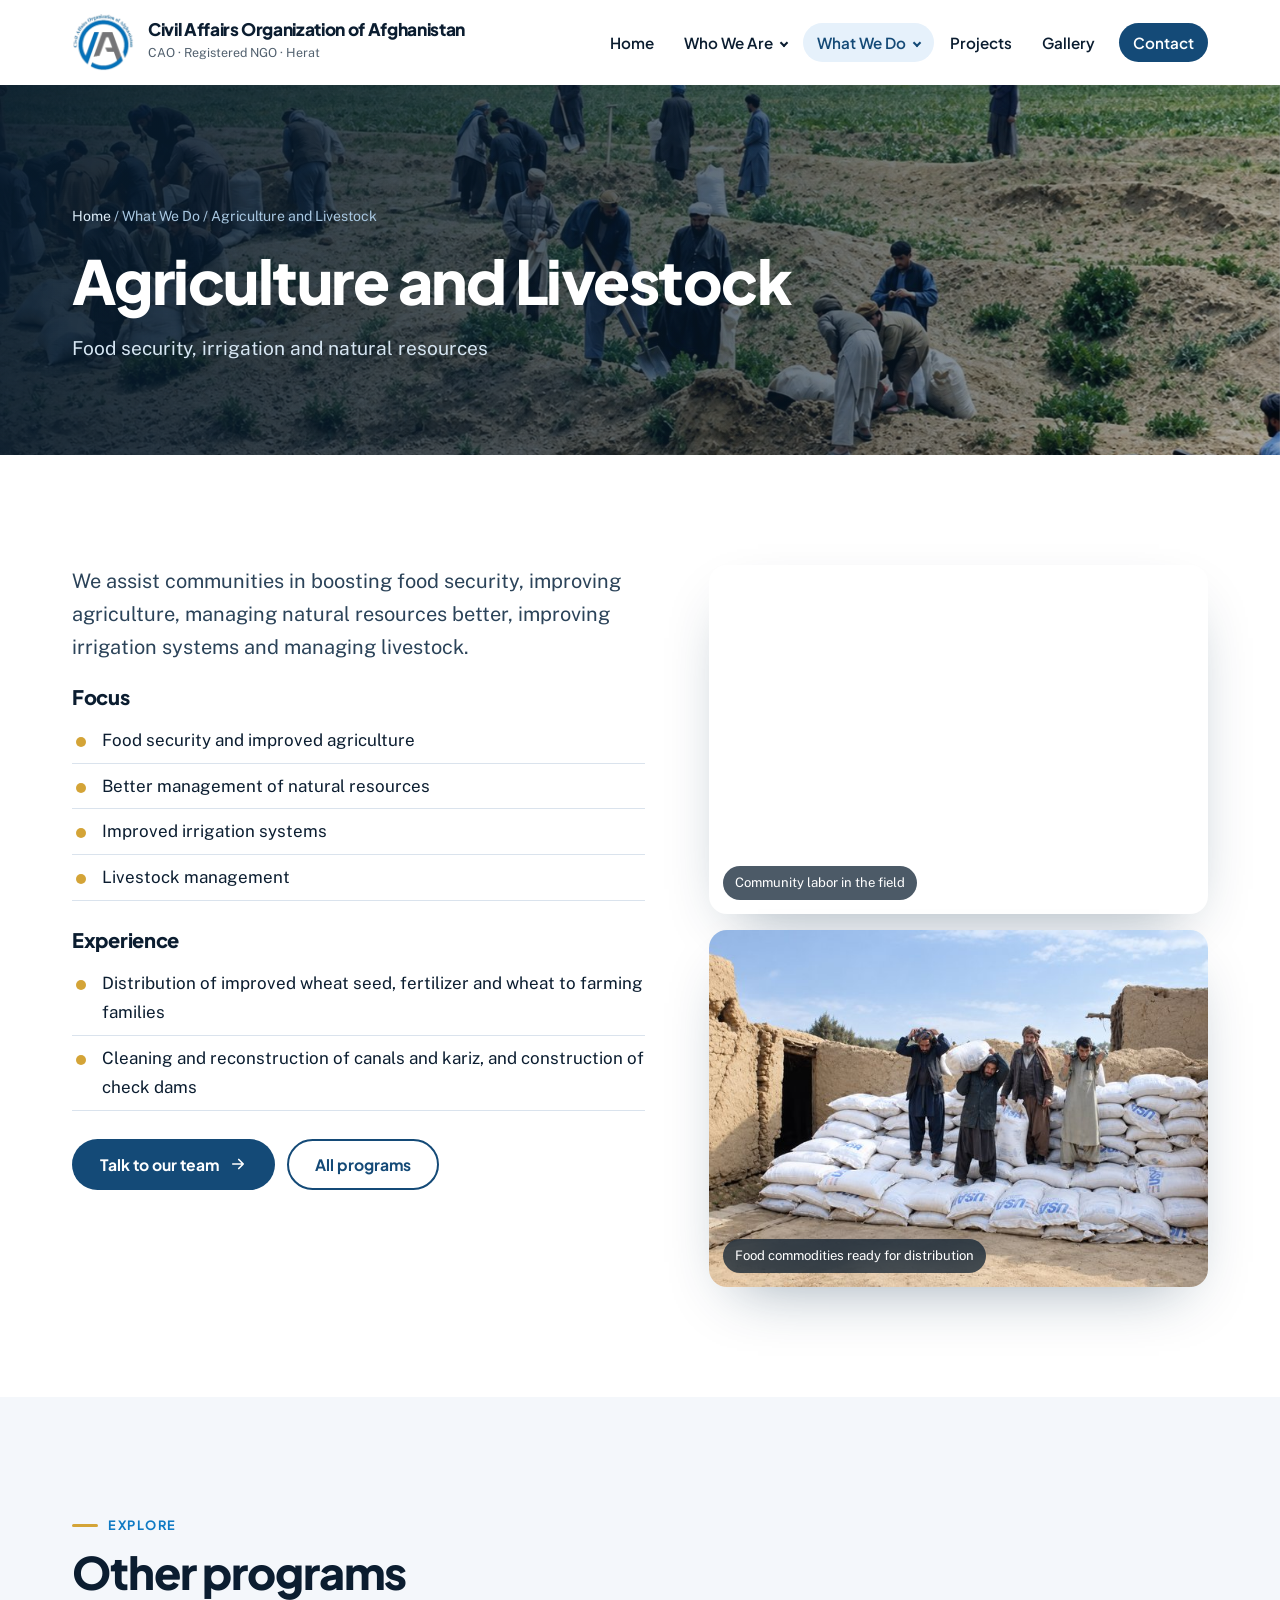
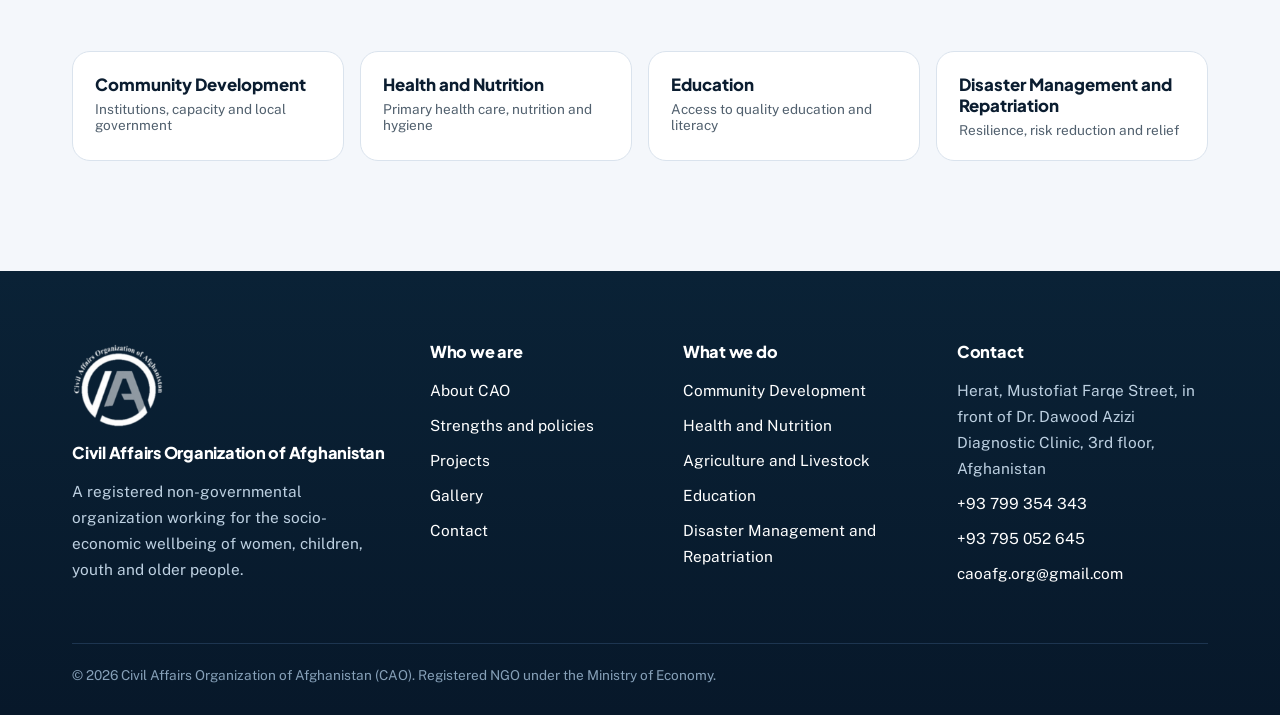
<file: agriculture-livestock.html>
<!DOCTYPE html>
<html lang="en">
<head>
<meta charset="utf-8">
<meta name="viewport" content="width=device-width, initial-scale=1, viewport-fit=cover">
<title>Agriculture and Livestock | Civil Affairs Organization of Afghanistan</title>
<meta name="description" content="We assist communities in boosting food security, improving agriculture, managing natural resources better, improving irrigation systems and managing livestock.">
<meta name="theme-color" content="#0b2c49">
<meta property="og:type" content="website">
<meta property="og:title" content="Agriculture and Livestock | Civil Affairs Organization of Afghanistan">
<meta property="og:description" content="We assist communities in boosting food security, improving agriculture, managing natural resources better, improving irrigation systems and managing livestock.">
<link rel="icon" type="image/png" sizes="48x48" href="favicon-48.png">
<link rel="icon" type="image/png" sizes="192x192" href="favicon.png">
<link rel="apple-touch-icon" href="apple-touch-icon.png">
<link rel="preconnect" href="https://fonts.googleapis.com">
<link rel="preconnect" href="https://fonts.gstatic.com" crossorigin>
<link href="https://fonts.googleapis.com/css2?family=Plus+Jakarta+Sans:wght@500;600;700;800&family=Public+Sans:wght@400;500;600&display=swap" rel="stylesheet">
<link rel="stylesheet" href="style.css">
<script>document.documentElement.className+=' js'</script>
</head>
<body>
<div id="progress" aria-hidden="true"></div>
<a class="skip" href="#main">Skip to content</a>
<header class="site-header"><div class="wrap">
<a class="brand" href="index.html"><img src="logo.png" width="62" height="57" alt="CAO logo"><span><b>Civil Affairs Organization of Afghanistan</b><small>CAO · Registered NGO · Herat</small></span></a>
<button class="menu-btn" type="button" aria-expanded="false" aria-controls="nav" aria-label="Menu"><span></span></button>
<nav class="nav" id="nav" aria-label="Main"><ul><li><a href="index.html">Home</a></li><li class="has-sub"><button class="sub-btn" type="button" aria-expanded="false">Who We Are</button><ul class="sub"><li><a href="about.html">About CAO</a></li><li><a href="strengths.html">Strengths and Policies</a></li></ul></li><li class="has-sub here"><button class="sub-btn" type="button" aria-expanded="false">What We Do</button><ul class="sub"><li><a href="what-we-do.html">Overview</a></li><li><a href="community-development.html">Community Development</a></li><li><a href="health-nutrition.html">Health and Nutrition</a></li><li><a href="agriculture-livestock.html" aria-current="page">Agriculture and Livestock</a></li><li><a href="education.html">Education</a></li><li><a href="disaster-management.html">Disaster Management and Repatriation</a></li></ul></li><li><a href="projects.html">Projects</a></li><li><a href="gallery.html">Gallery</a></li><li><a href="contact.html" class="nav-cta">Contact</a></li></ul></nav>
</div></header>
<main id="main">
<section class="phead" style="padding-bottom:clamp(54px,8vw,90px)"><div class="bg"><img src="field-works-1600.jpg" srcset="field-works-640.jpg 640w, field-works-1200.jpg 1200w, field-works-1600.jpg 1498w" sizes="100vw" width="1498" height="1050" alt="" fetchpriority="high" decoding="async"></div>
<div class="wrap"><div class="crumbs a" style="--d:50"><a href="index.html">Home</a> / What We Do / Agriculture and Livestock</div><h1 class="a" style="--d:150">Agriculture and Livestock</h1><p class="a" style="--d:280">Food security, irrigation and natural resources</p></div></section>
<section><div class="wrap two">
<div class="rv l"><p class="lead">We assist communities in boosting food security, improving agriculture, managing natural resources better, improving irrigation systems and managing livestock.</p><h3>Focus</h3><ul class="bul"><li>Food security and improved agriculture</li><li>Better management of natural resources</li><li>Improved irrigation systems</li><li>Livestock management</li></ul><h3 style="margin-top:1.4em">Experience</h3><ul class="bul"><li>Distribution of improved wheat seed, fertilizer and wheat to farming families</li><li>Cleaning and reconstruction of canals and kariz, and construction of check dams</li></ul>
<div class="btns"><a class="btn btn-dark" href="contact.html">Talk to our team <svg viewBox="0 0 24 24" fill="none" stroke="currentColor" stroke-width="2.2" stroke-linecap="round" stroke-linejoin="round" aria-hidden="true"><path d="M5 12h14M13 6l6 6-6 6"/></svg></a><a class="btn btn-line" href="what-we-do.html">All programs</a></div></div>
<div class="sticky"><figure class="pic rv z" style="margin:0"><img src="field-works-1600.jpg" srcset="field-works-640.jpg 640w, field-works-1200.jpg 1200w, field-works-1600.jpg 1498w" sizes="(min-width:900px) 40vw, 100vw" width="1498" height="1050" alt="Community labor in the field" loading="lazy" decoding="async"><figcaption>Community labor in the field</figcaption></figure><figure class="pic rv z" style="margin:0"><img src="food-stores-1600.jpg" srcset="food-stores-640.jpg 640w, food-stores-1200.jpg 1200w, food-stores-1600.jpg 1483w" sizes="(min-width:900px) 40vw, 100vw" width="1483" height="1061" alt="Food commodities ready for distribution" loading="lazy" decoding="async"><figcaption>Food commodities ready for distribution</figcaption></figure></div>
</div></section>
<section class="alt"><div class="wrap"><div class="sec-head rv"><span class="kicker">Explore</span><h2>Other programs</h2></div><div class="more stagger"><a class="rv" href="community-development.html">Community Development<small>Institutions, capacity and local government</small></a><a class="rv" href="health-nutrition.html">Health and Nutrition<small>Primary health care, nutrition and hygiene</small></a><a class="rv" href="education.html">Education<small>Access to quality education and literacy</small></a><a class="rv" href="disaster-management.html">Disaster Management and Repatriation<small>Resilience, risk reduction and relief</small></a></div></div></section>

</main>
<footer class="site-footer"><div class="wrap">
<div class="foot">
<div><img src="logo-white.png" width="92" height="85" alt="CAO logo" loading="lazy"><h3>Civil Affairs Organization of Afghanistan</h3>
<p>A registered non-governmental organization working for the socio-economic wellbeing of women, children, youth and older people.</p></div>
<div><h3>Who we are</h3><ul><li><a href="about.html">About CAO</a></li><li><a href="strengths.html">Strengths and policies</a></li><li><a href="projects.html">Projects</a></li><li><a href="gallery.html">Gallery</a></li><li><a href="contact.html">Contact</a></li></ul></div>
<div><h3>What we do</h3><ul><li><a href="community-development.html">Community Development</a></li><li><a href="health-nutrition.html">Health and Nutrition</a></li><li><a href="agriculture-livestock.html">Agriculture and Livestock</a></li><li><a href="education.html">Education</a></li><li><a href="disaster-management.html">Disaster Management and Repatriation</a></li></ul></div>
<div><h3>Contact</h3><ul>
<li>Herat, Mustofiat Farqe Street, in front of Dr. Dawood Azizi Diagnostic Clinic, 3rd floor, Afghanistan</li>
<li><a href="tel:+93799354343">+93 799 354 343</a></li><li><a href="tel:+93795052645">+93 795 052 645</a></li>
<li><a href="mailto:caoafg.org@gmail.com">caoafg.org@gmail.com</a></li></ul></div>
</div>
<div class="legal">© <span id="yr">2026</span> Civil Affairs Organization of Afghanistan (CAO). Registered NGO under the Ministry of Economy.</div>
</div></footer>
<button id="top" type="button" aria-label="Back to top"><svg viewBox="0 0 24 24"><path d="M12 19V5M5 12l7-7 7 7"/></svg></button>
<script src="main.js" defer></script>
</body></html>
</file>
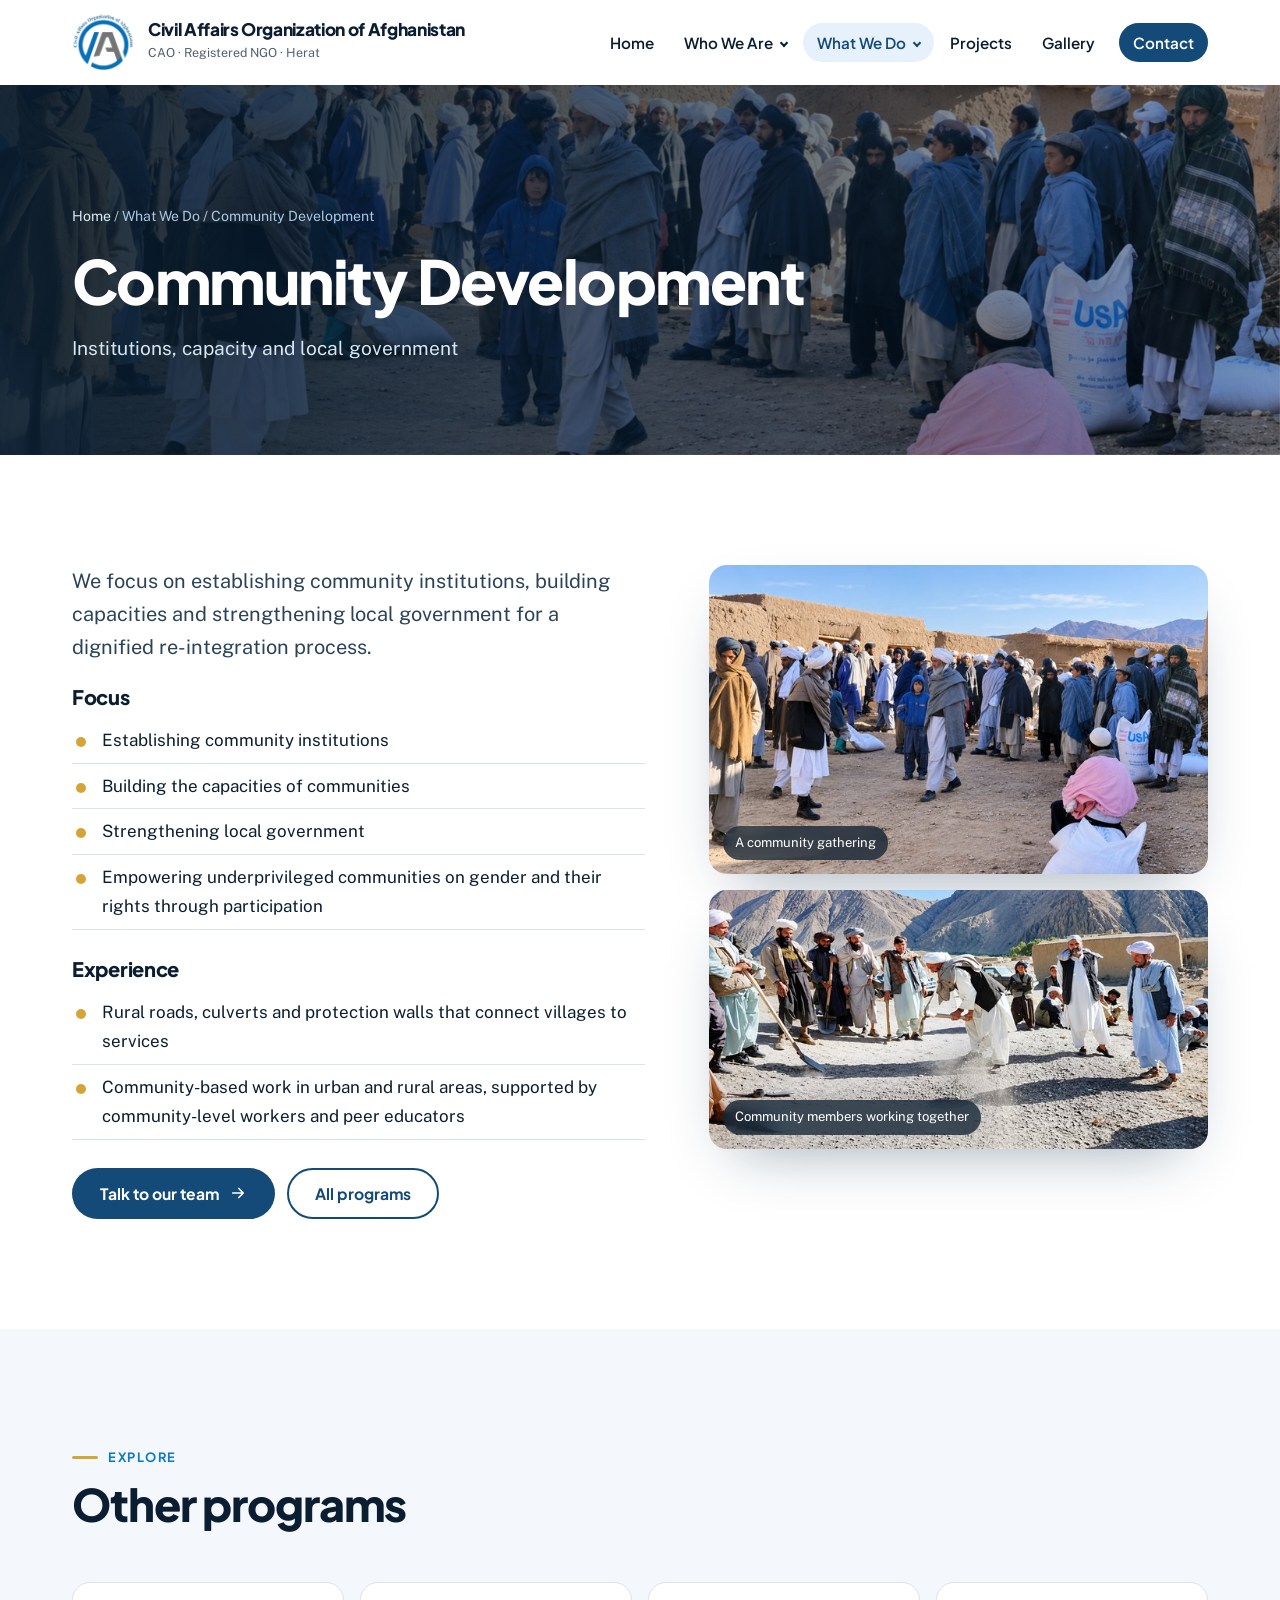
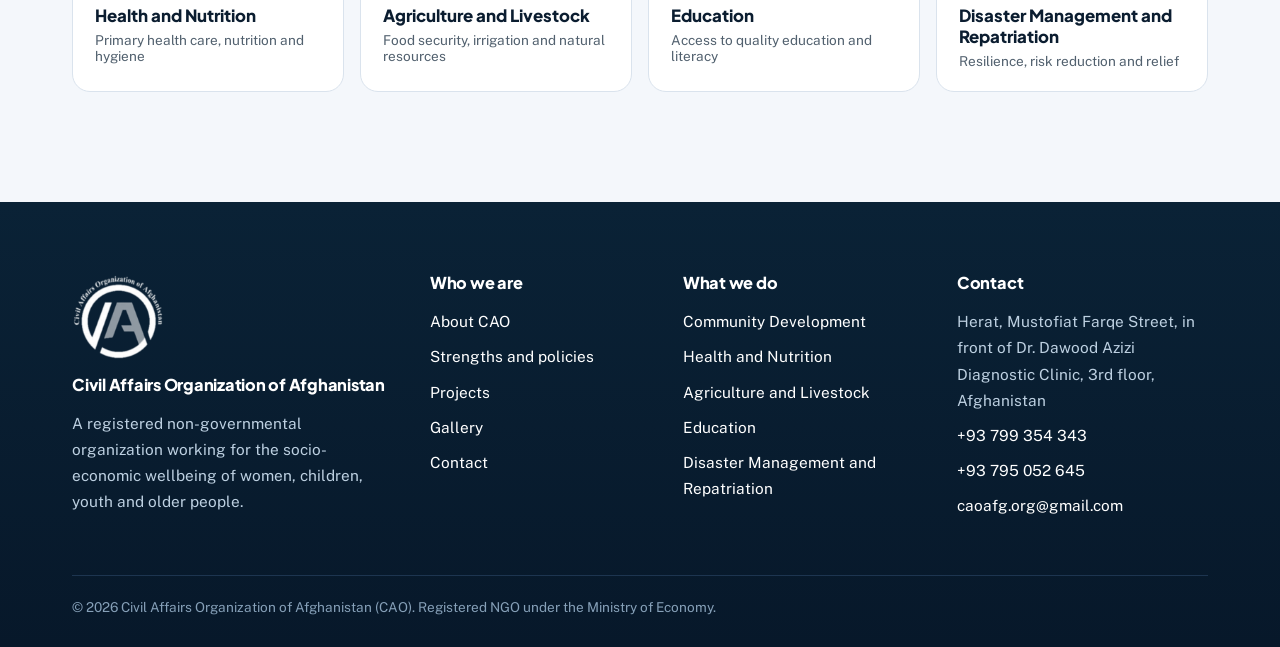
<file: community-development.html>
<!DOCTYPE html>
<html lang="en">
<head>
<meta charset="utf-8">
<meta name="viewport" content="width=device-width, initial-scale=1, viewport-fit=cover">
<title>Community Development | Civil Affairs Organization of Afghanistan</title>
<meta name="description" content="We focus on establishing community institutions, building capacities and strengthening local government for a dignified re-integration process.">
<meta name="theme-color" content="#0b2c49">
<meta property="og:type" content="website">
<meta property="og:title" content="Community Development | Civil Affairs Organization of Afghanistan">
<meta property="og:description" content="We focus on establishing community institutions, building capacities and strengthening local government for a dignified re-integration process.">
<link rel="icon" type="image/png" sizes="48x48" href="favicon-48.png">
<link rel="icon" type="image/png" sizes="192x192" href="favicon.png">
<link rel="apple-touch-icon" href="apple-touch-icon.png">
<link rel="preconnect" href="https://fonts.googleapis.com">
<link rel="preconnect" href="https://fonts.gstatic.com" crossorigin>
<link href="https://fonts.googleapis.com/css2?family=Plus+Jakarta+Sans:wght@500;600;700;800&family=Public+Sans:wght@400;500;600&display=swap" rel="stylesheet">
<link rel="stylesheet" href="style.css">
<script>document.documentElement.className+=' js'</script>
</head>
<body>
<div id="progress" aria-hidden="true"></div>
<a class="skip" href="#main">Skip to content</a>
<header class="site-header"><div class="wrap">
<a class="brand" href="index.html"><img src="logo.png" width="62" height="57" alt="CAO logo"><span><b>Civil Affairs Organization of Afghanistan</b><small>CAO · Registered NGO · Herat</small></span></a>
<button class="menu-btn" type="button" aria-expanded="false" aria-controls="nav" aria-label="Menu"><span></span></button>
<nav class="nav" id="nav" aria-label="Main"><ul><li><a href="index.html">Home</a></li><li class="has-sub"><button class="sub-btn" type="button" aria-expanded="false">Who We Are</button><ul class="sub"><li><a href="about.html">About CAO</a></li><li><a href="strengths.html">Strengths and Policies</a></li></ul></li><li class="has-sub here"><button class="sub-btn" type="button" aria-expanded="false">What We Do</button><ul class="sub"><li><a href="what-we-do.html">Overview</a></li><li><a href="community-development.html" aria-current="page">Community Development</a></li><li><a href="health-nutrition.html">Health and Nutrition</a></li><li><a href="agriculture-livestock.html">Agriculture and Livestock</a></li><li><a href="education.html">Education</a></li><li><a href="disaster-management.html">Disaster Management and Repatriation</a></li></ul></li><li><a href="projects.html">Projects</a></li><li><a href="gallery.html">Gallery</a></li><li><a href="contact.html" class="nav-cta">Contact</a></li></ul></nav>
</div></header>
<main id="main">
<section class="phead" style="padding-bottom:clamp(54px,8vw,90px)"><div class="bg"><img src="village-gathering-1600.jpg" srcset="village-gathering-640.jpg 640w, village-gathering-1200.jpg 1200w, village-gathering-1600.jpg 1592w" sizes="100vw" width="1592" height="988" alt="" fetchpriority="high" decoding="async"></div>
<div class="wrap"><div class="crumbs a" style="--d:50"><a href="index.html">Home</a> / What We Do / Community Development</div><h1 class="a" style="--d:150">Community Development</h1><p class="a" style="--d:280">Institutions, capacity and local government</p></div></section>
<section><div class="wrap two">
<div class="rv l"><p class="lead">We focus on establishing community institutions, building capacities and strengthening local government for a dignified re-integration process.</p><h3>Focus</h3><ul class="bul"><li>Establishing community institutions</li><li>Building the capacities of communities</li><li>Strengthening local government</li><li>Empowering underprivileged communities on gender and their rights through participation</li></ul><h3 style="margin-top:1.4em">Experience</h3><ul class="bul"><li>Rural roads, culverts and protection walls that connect villages to services</li><li>Community-based work in urban and rural areas, supported by community-level workers and peer educators</li></ul>
<div class="btns"><a class="btn btn-dark" href="contact.html">Talk to our team <svg viewBox="0 0 24 24" fill="none" stroke="currentColor" stroke-width="2.2" stroke-linecap="round" stroke-linejoin="round" aria-hidden="true"><path d="M5 12h14M13 6l6 6-6 6"/></svg></a><a class="btn btn-line" href="what-we-do.html">All programs</a></div></div>
<div class="sticky"><figure class="pic rv z" style="margin:0"><img src="village-gathering-1600.jpg" srcset="village-gathering-640.jpg 640w, village-gathering-1200.jpg 1200w, village-gathering-1600.jpg 1592w" sizes="(min-width:900px) 40vw, 100vw" width="1592" height="988" alt="A community gathering" loading="lazy" decoding="async"><figcaption>A community gathering</figcaption></figure><figure class="pic rv z" style="margin:0"><img src="community-work-1600.jpg" srcset="community-work-640.jpg 640w, community-work-1200.jpg 1200w, community-work-1600.jpg 1600w" sizes="(min-width:900px) 40vw, 100vw" width="1600" height="830" alt="Community members working together" loading="lazy" decoding="async"><figcaption>Community members working together</figcaption></figure></div>
</div></section>
<section class="alt"><div class="wrap"><div class="sec-head rv"><span class="kicker">Explore</span><h2>Other programs</h2></div><div class="more stagger"><a class="rv" href="health-nutrition.html">Health and Nutrition<small>Primary health care, nutrition and hygiene</small></a><a class="rv" href="agriculture-livestock.html">Agriculture and Livestock<small>Food security, irrigation and natural resources</small></a><a class="rv" href="education.html">Education<small>Access to quality education and literacy</small></a><a class="rv" href="disaster-management.html">Disaster Management and Repatriation<small>Resilience, risk reduction and relief</small></a></div></div></section>

</main>
<footer class="site-footer"><div class="wrap">
<div class="foot">
<div><img src="logo-white.png" width="92" height="85" alt="CAO logo" loading="lazy"><h3>Civil Affairs Organization of Afghanistan</h3>
<p>A registered non-governmental organization working for the socio-economic wellbeing of women, children, youth and older people.</p></div>
<div><h3>Who we are</h3><ul><li><a href="about.html">About CAO</a></li><li><a href="strengths.html">Strengths and policies</a></li><li><a href="projects.html">Projects</a></li><li><a href="gallery.html">Gallery</a></li><li><a href="contact.html">Contact</a></li></ul></div>
<div><h3>What we do</h3><ul><li><a href="community-development.html">Community Development</a></li><li><a href="health-nutrition.html">Health and Nutrition</a></li><li><a href="agriculture-livestock.html">Agriculture and Livestock</a></li><li><a href="education.html">Education</a></li><li><a href="disaster-management.html">Disaster Management and Repatriation</a></li></ul></div>
<div><h3>Contact</h3><ul>
<li>Herat, Mustofiat Farqe Street, in front of Dr. Dawood Azizi Diagnostic Clinic, 3rd floor, Afghanistan</li>
<li><a href="tel:+93799354343">+93 799 354 343</a></li><li><a href="tel:+93795052645">+93 795 052 645</a></li>
<li><a href="mailto:caoafg.org@gmail.com">caoafg.org@gmail.com</a></li></ul></div>
</div>
<div class="legal">© <span id="yr">2026</span> Civil Affairs Organization of Afghanistan (CAO). Registered NGO under the Ministry of Economy.</div>
</div></footer>
<button id="top" type="button" aria-label="Back to top"><svg viewBox="0 0 24 24"><path d="M12 19V5M5 12l7-7 7 7"/></svg></button>
<script src="main.js" defer></script>
</body></html>
</file>
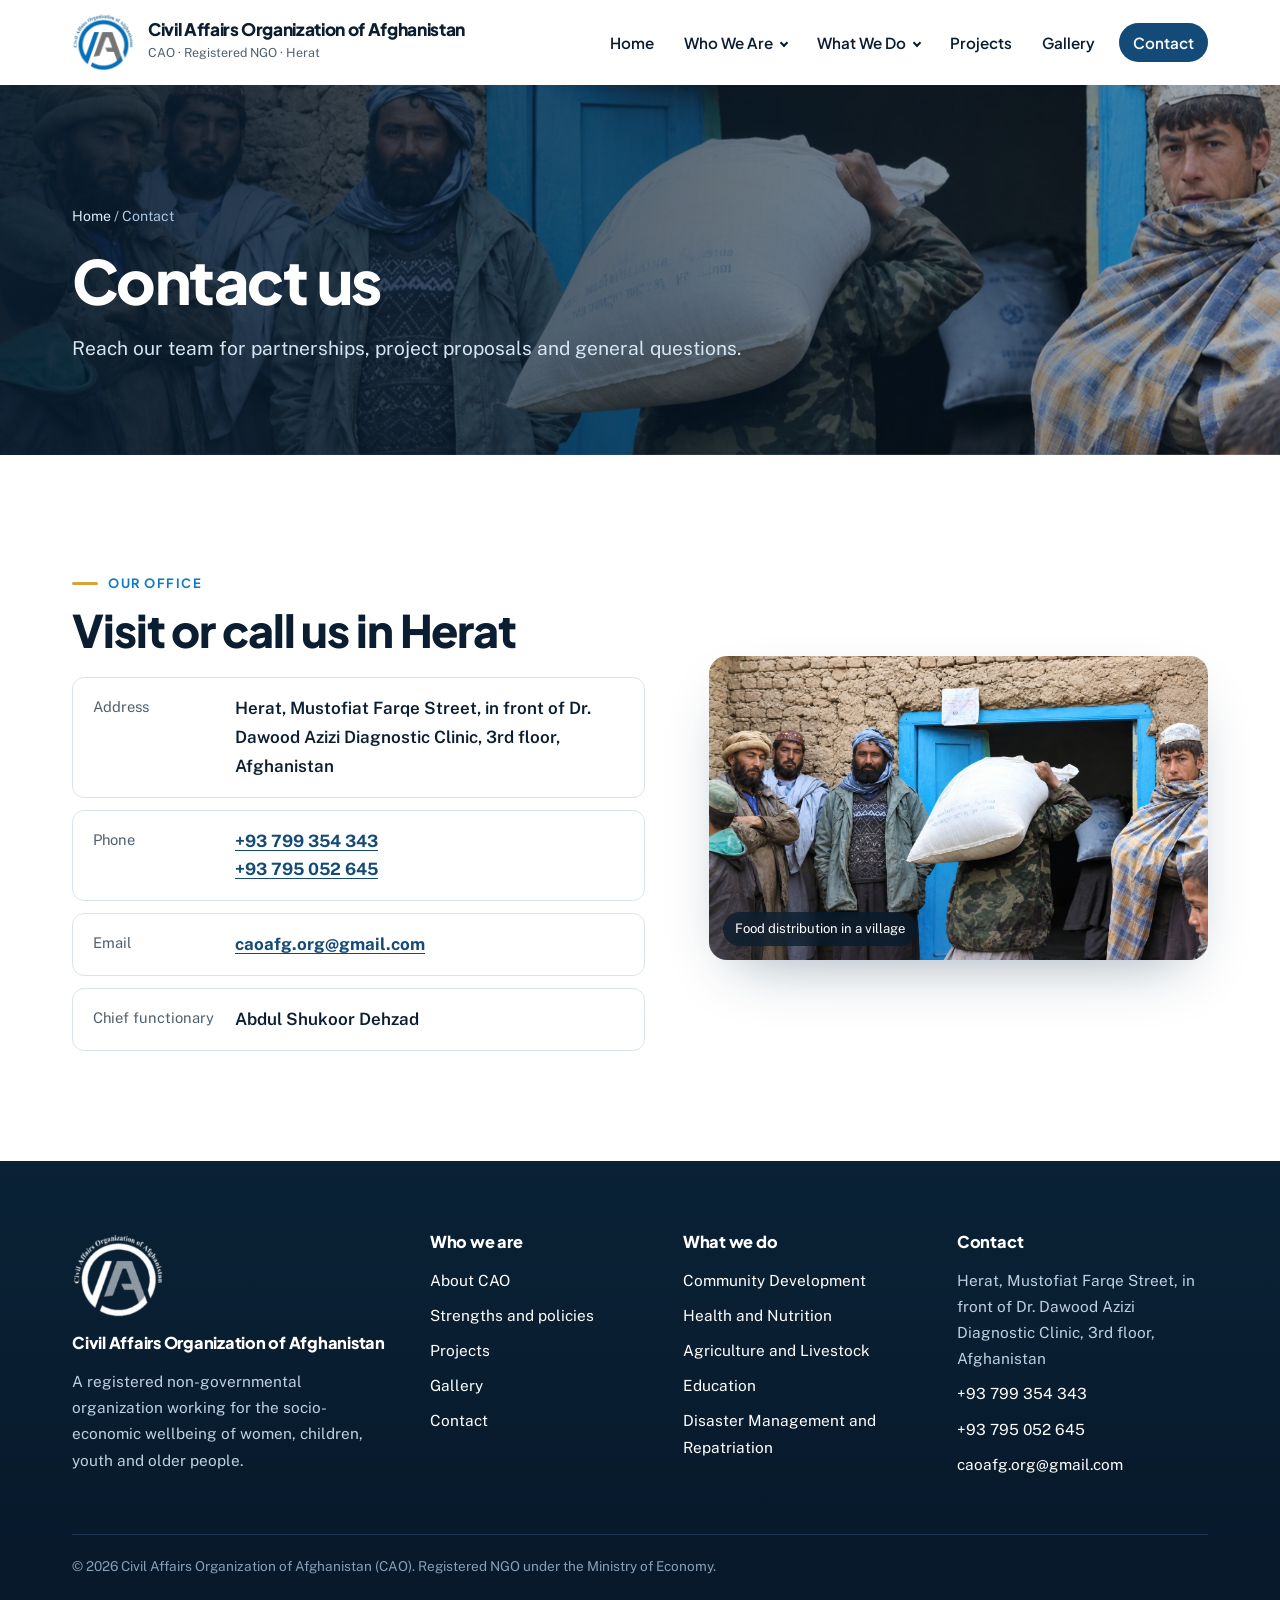
<file: contact.html>
<!DOCTYPE html>
<html lang="en">
<head>
<meta charset="utf-8">
<meta name="viewport" content="width=device-width, initial-scale=1, viewport-fit=cover">
<title>Contact | Civil Affairs Organization of Afghanistan</title>
<meta name="description" content="Contact the Civil Affairs Organization of Afghanistan in Herat: address, phone numbers and email.">
<meta name="theme-color" content="#0b2c49">
<meta property="og:type" content="website">
<meta property="og:title" content="Contact | Civil Affairs Organization of Afghanistan">
<meta property="og:description" content="Contact the Civil Affairs Organization of Afghanistan in Herat: address, phone numbers and email.">
<link rel="icon" type="image/png" sizes="48x48" href="favicon-48.png">
<link rel="icon" type="image/png" sizes="192x192" href="favicon.png">
<link rel="apple-touch-icon" href="apple-touch-icon.png">
<link rel="preconnect" href="https://fonts.googleapis.com">
<link rel="preconnect" href="https://fonts.gstatic.com" crossorigin>
<link href="https://fonts.googleapis.com/css2?family=Plus+Jakarta+Sans:wght@500;600;700;800&family=Public+Sans:wght@400;500;600&display=swap" rel="stylesheet">
<link rel="stylesheet" href="style.css">
<script>document.documentElement.className+=' js'</script>
</head>
<body>
<div id="progress" aria-hidden="true"></div>
<a class="skip" href="#main">Skip to content</a>
<header class="site-header"><div class="wrap">
<a class="brand" href="index.html"><img src="logo.png" width="62" height="57" alt="CAO logo"><span><b>Civil Affairs Organization of Afghanistan</b><small>CAO · Registered NGO · Herat</small></span></a>
<button class="menu-btn" type="button" aria-expanded="false" aria-controls="nav" aria-label="Menu"><span></span></button>
<nav class="nav" id="nav" aria-label="Main"><ul><li><a href="index.html">Home</a></li><li class="has-sub"><button class="sub-btn" type="button" aria-expanded="false">Who We Are</button><ul class="sub"><li><a href="about.html">About CAO</a></li><li><a href="strengths.html">Strengths and Policies</a></li></ul></li><li class="has-sub"><button class="sub-btn" type="button" aria-expanded="false">What We Do</button><ul class="sub"><li><a href="what-we-do.html">Overview</a></li><li><a href="community-development.html">Community Development</a></li><li><a href="health-nutrition.html">Health and Nutrition</a></li><li><a href="agriculture-livestock.html">Agriculture and Livestock</a></li><li><a href="education.html">Education</a></li><li><a href="disaster-management.html">Disaster Management and Repatriation</a></li></ul></li><li><a href="projects.html">Projects</a></li><li><a href="gallery.html">Gallery</a></li><li><a href="contact.html" aria-current="page" class="nav-cta">Contact</a></li></ul></nav>
</div></header>
<main id="main">
<section class="phead" style="padding-bottom:clamp(54px,8vw,90px)"><div class="bg"><img src="food-distribution-1600.jpg" srcset="food-distribution-640.jpg 640w, food-distribution-1200.jpg 1200w, food-distribution-1600.jpg 1600w" sizes="100vw" width="1600" height="977" alt="" fetchpriority="high" decoding="async"></div>
<div class="wrap"><div class="crumbs a" style="--d:50"><a href="index.html">Home</a> / Contact</div><h1 class="a" style="--d:150">Contact us</h1><p class="a" style="--d:280">Reach our team for partnerships, project proposals and general questions.</p></div></section>
<section><div class="wrap two center">
<div class="rv l"><span class="kicker">Our office</span><h2>Visit or call us in Herat</h2>
<dl class="facts">
<div><dt>Address</dt><dd>Herat, Mustofiat Farqe Street, in front of Dr. Dawood Azizi Diagnostic Clinic, 3rd floor, Afghanistan</dd></div>
<div><dt>Phone</dt><dd><a href="tel:+93799354343">+93 799 354 343</a><br><a href="tel:+93795052645">+93 795 052 645</a></dd></div>
<div><dt>Email</dt><dd><a href="mailto:caoafg.org@gmail.com">caoafg.org@gmail.com</a></dd></div>
<div><dt>Chief functionary</dt><dd>Abdul Shukoor Dehzad</dd></div>
</dl></div>
<figure class="pic rv r"><img src="food-distribution-1600.jpg" srcset="food-distribution-640.jpg 640w, food-distribution-1200.jpg 1200w, food-distribution-1600.jpg 1600w" sizes="(min-width:900px) 50vw, 100vw" width="1600" height="977" alt="A man carrying a sack of food in a village" loading="lazy" decoding="async"><figcaption>Food distribution in a village</figcaption></figure>
</div></section>

</main>
<footer class="site-footer"><div class="wrap">
<div class="foot">
<div><img src="logo-white.png" width="92" height="85" alt="CAO logo" loading="lazy"><h3>Civil Affairs Organization of Afghanistan</h3>
<p>A registered non-governmental organization working for the socio-economic wellbeing of women, children, youth and older people.</p></div>
<div><h3>Who we are</h3><ul><li><a href="about.html">About CAO</a></li><li><a href="strengths.html">Strengths and policies</a></li><li><a href="projects.html">Projects</a></li><li><a href="gallery.html">Gallery</a></li><li><a href="contact.html">Contact</a></li></ul></div>
<div><h3>What we do</h3><ul><li><a href="community-development.html">Community Development</a></li><li><a href="health-nutrition.html">Health and Nutrition</a></li><li><a href="agriculture-livestock.html">Agriculture and Livestock</a></li><li><a href="education.html">Education</a></li><li><a href="disaster-management.html">Disaster Management and Repatriation</a></li></ul></div>
<div><h3>Contact</h3><ul>
<li>Herat, Mustofiat Farqe Street, in front of Dr. Dawood Azizi Diagnostic Clinic, 3rd floor, Afghanistan</li>
<li><a href="tel:+93799354343">+93 799 354 343</a></li><li><a href="tel:+93795052645">+93 795 052 645</a></li>
<li><a href="mailto:caoafg.org@gmail.com">caoafg.org@gmail.com</a></li></ul></div>
</div>
<div class="legal">© <span id="yr">2026</span> Civil Affairs Organization of Afghanistan (CAO). Registered NGO under the Ministry of Economy.</div>
</div></footer>
<button id="top" type="button" aria-label="Back to top"><svg viewBox="0 0 24 24"><path d="M12 19V5M5 12l7-7 7 7"/></svg></button>
<script src="main.js" defer></script>
</body></html>
</file>
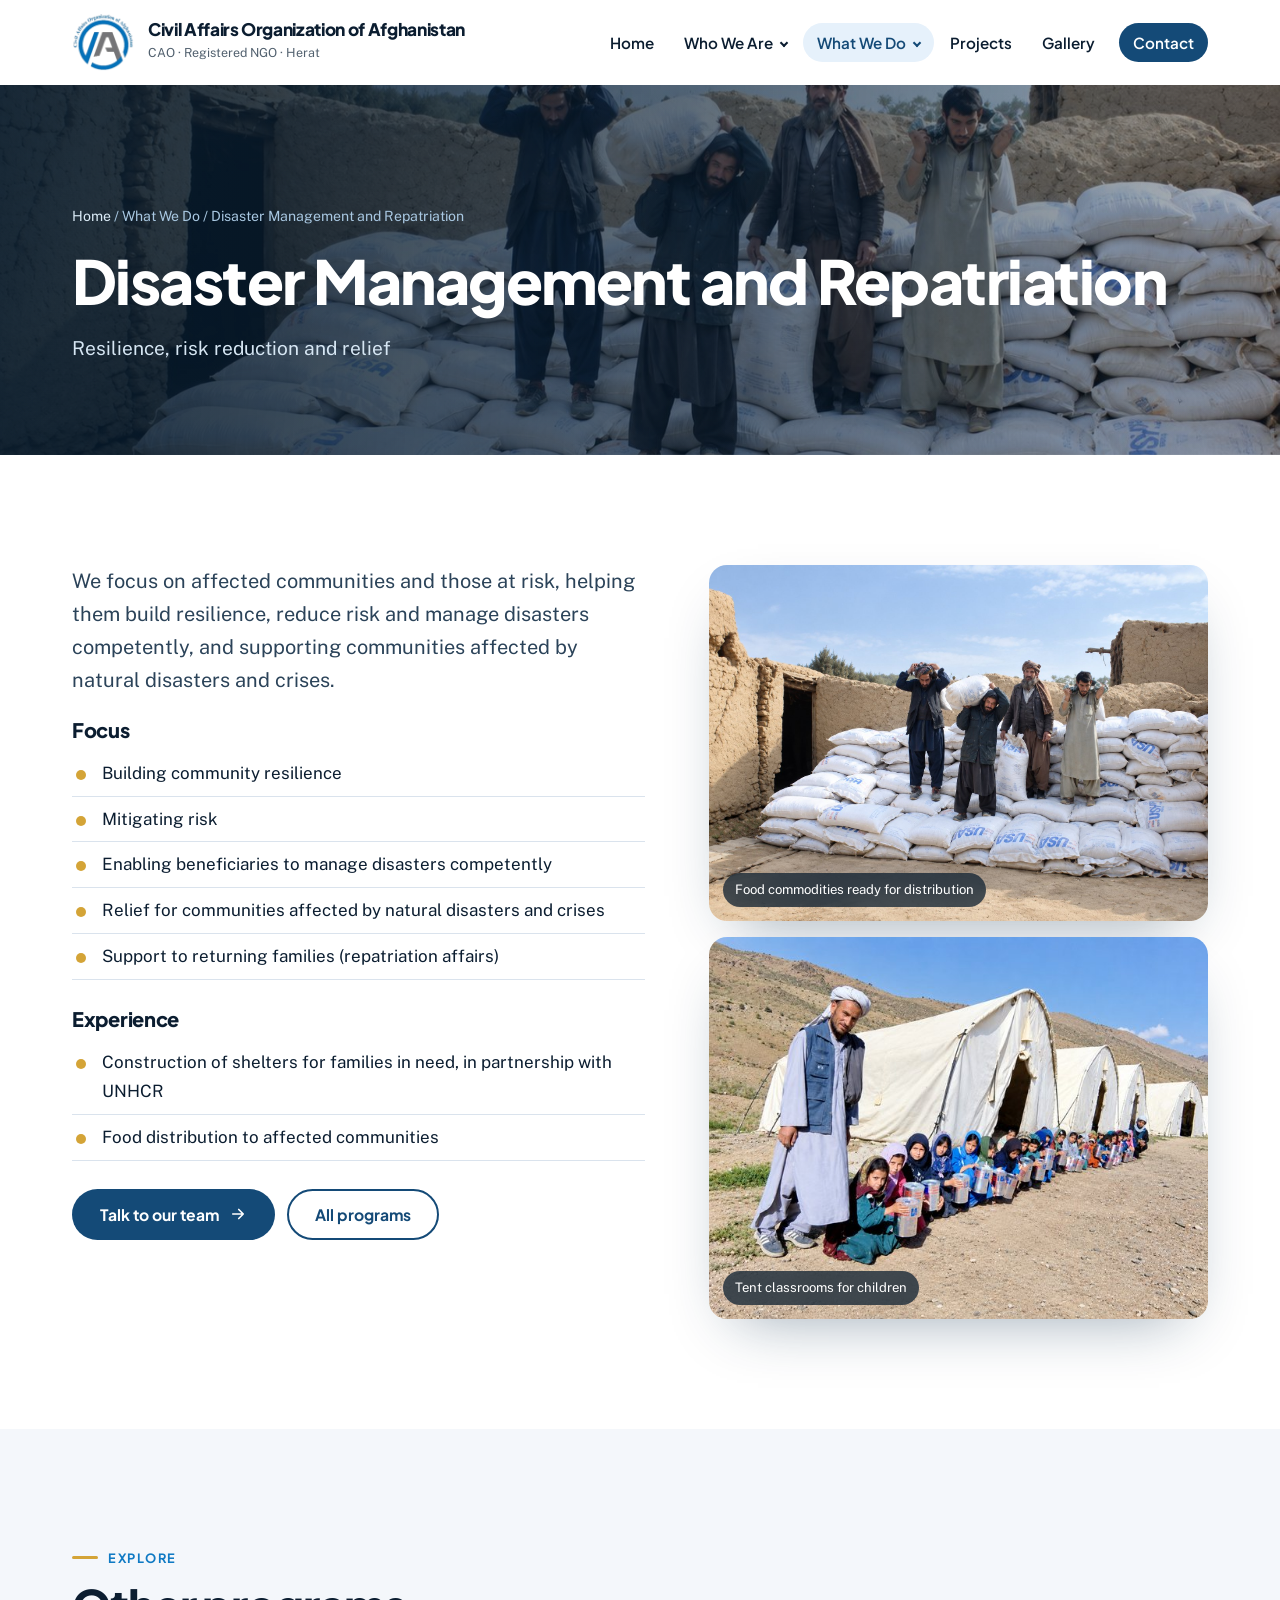
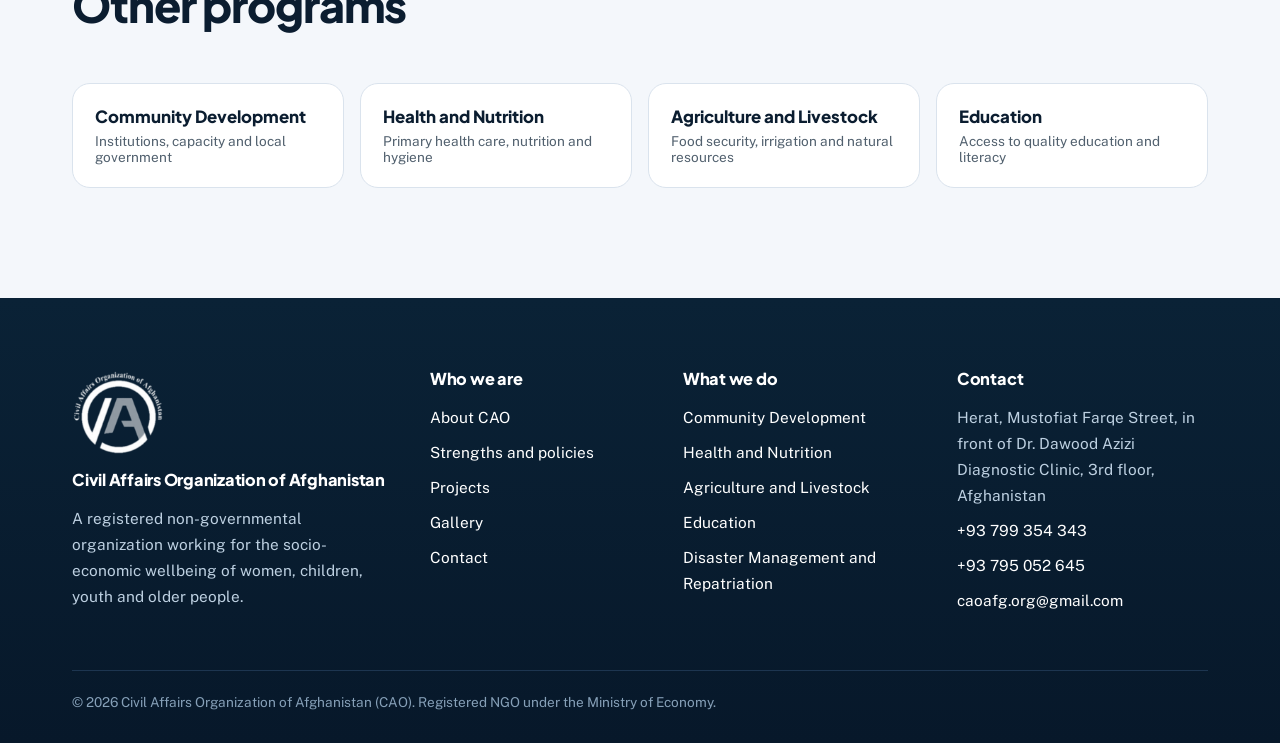
<file: disaster-management.html>
<!DOCTYPE html>
<html lang="en">
<head>
<meta charset="utf-8">
<meta name="viewport" content="width=device-width, initial-scale=1, viewport-fit=cover">
<title>Disaster Management and Repatriation | Civil Affairs Organization of Afghanistan</title>
<meta name="description" content="We focus on affected communities and those at risk, helping them build resilience, reduce risk and manage disasters competently, and supporting communities affected by natural disasters and crises.">
<meta name="theme-color" content="#0b2c49">
<meta property="og:type" content="website">
<meta property="og:title" content="Disaster Management and Repatriation | Civil Affairs Organization of Afghanistan">
<meta property="og:description" content="We focus on affected communities and those at risk, helping them build resilience, reduce risk and manage disasters competently, and supporting communities affected by natural disasters and crises.">
<link rel="icon" type="image/png" sizes="48x48" href="favicon-48.png">
<link rel="icon" type="image/png" sizes="192x192" href="favicon.png">
<link rel="apple-touch-icon" href="apple-touch-icon.png">
<link rel="preconnect" href="https://fonts.googleapis.com">
<link rel="preconnect" href="https://fonts.gstatic.com" crossorigin>
<link href="https://fonts.googleapis.com/css2?family=Plus+Jakarta+Sans:wght@500;600;700;800&family=Public+Sans:wght@400;500;600&display=swap" rel="stylesheet">
<link rel="stylesheet" href="style.css">
<script>document.documentElement.className+=' js'</script>
</head>
<body>
<div id="progress" aria-hidden="true"></div>
<a class="skip" href="#main">Skip to content</a>
<header class="site-header"><div class="wrap">
<a class="brand" href="index.html"><img src="logo.png" width="62" height="57" alt="CAO logo"><span><b>Civil Affairs Organization of Afghanistan</b><small>CAO · Registered NGO · Herat</small></span></a>
<button class="menu-btn" type="button" aria-expanded="false" aria-controls="nav" aria-label="Menu"><span></span></button>
<nav class="nav" id="nav" aria-label="Main"><ul><li><a href="index.html">Home</a></li><li class="has-sub"><button class="sub-btn" type="button" aria-expanded="false">Who We Are</button><ul class="sub"><li><a href="about.html">About CAO</a></li><li><a href="strengths.html">Strengths and Policies</a></li></ul></li><li class="has-sub here"><button class="sub-btn" type="button" aria-expanded="false">What We Do</button><ul class="sub"><li><a href="what-we-do.html">Overview</a></li><li><a href="community-development.html">Community Development</a></li><li><a href="health-nutrition.html">Health and Nutrition</a></li><li><a href="agriculture-livestock.html">Agriculture and Livestock</a></li><li><a href="education.html">Education</a></li><li><a href="disaster-management.html" aria-current="page">Disaster Management and Repatriation</a></li></ul></li><li><a href="projects.html">Projects</a></li><li><a href="gallery.html">Gallery</a></li><li><a href="contact.html" class="nav-cta">Contact</a></li></ul></nav>
</div></header>
<main id="main">
<section class="phead" style="padding-bottom:clamp(54px,8vw,90px)"><div class="bg"><img src="food-stores-1600.jpg" srcset="food-stores-640.jpg 640w, food-stores-1200.jpg 1200w, food-stores-1600.jpg 1483w" sizes="100vw" width="1483" height="1061" alt="" fetchpriority="high" decoding="async"></div>
<div class="wrap"><div class="crumbs a" style="--d:50"><a href="index.html">Home</a> / What We Do / Disaster Management and Repatriation</div><h1 class="a" style="--d:150">Disaster Management and Repatriation</h1><p class="a" style="--d:280">Resilience, risk reduction and relief</p></div></section>
<section><div class="wrap two">
<div class="rv l"><p class="lead">We focus on affected communities and those at risk, helping them build resilience, reduce risk and manage disasters competently, and supporting communities affected by natural disasters and crises.</p><h3>Focus</h3><ul class="bul"><li>Building community resilience</li><li>Mitigating risk</li><li>Enabling beneficiaries to manage disasters competently</li><li>Relief for communities affected by natural disasters and crises</li><li>Support to returning families (repatriation affairs)</li></ul><h3 style="margin-top:1.4em">Experience</h3><ul class="bul"><li>Construction of shelters for families in need, in partnership with UNHCR</li><li>Food distribution to affected communities</li></ul>
<div class="btns"><a class="btn btn-dark" href="contact.html">Talk to our team <svg viewBox="0 0 24 24" fill="none" stroke="currentColor" stroke-width="2.2" stroke-linecap="round" stroke-linejoin="round" aria-hidden="true"><path d="M5 12h14M13 6l6 6-6 6"/></svg></a><a class="btn btn-line" href="what-we-do.html">All programs</a></div></div>
<div class="sticky"><figure class="pic rv z" style="margin:0"><img src="food-stores-1600.jpg" srcset="food-stores-640.jpg 640w, food-stores-1200.jpg 1200w, food-stores-1600.jpg 1483w" sizes="(min-width:900px) 40vw, 100vw" width="1483" height="1061" alt="Food commodities ready for distribution" loading="lazy" decoding="async"><figcaption>Food commodities ready for distribution</figcaption></figure><figure class="pic rv z" style="margin:0"><img src="tent-school-line-1600.jpg" srcset="tent-school-line-640.jpg 640w, tent-school-line-1200.jpg 1200w, tent-school-line-1600.jpg 1433w" sizes="(min-width:900px) 40vw, 100vw" width="1433" height="1098" alt="Tent classrooms for children" loading="lazy" decoding="async"><figcaption>Tent classrooms for children</figcaption></figure></div>
</div></section>
<section class="alt"><div class="wrap"><div class="sec-head rv"><span class="kicker">Explore</span><h2>Other programs</h2></div><div class="more stagger"><a class="rv" href="community-development.html">Community Development<small>Institutions, capacity and local government</small></a><a class="rv" href="health-nutrition.html">Health and Nutrition<small>Primary health care, nutrition and hygiene</small></a><a class="rv" href="agriculture-livestock.html">Agriculture and Livestock<small>Food security, irrigation and natural resources</small></a><a class="rv" href="education.html">Education<small>Access to quality education and literacy</small></a></div></div></section>

</main>
<footer class="site-footer"><div class="wrap">
<div class="foot">
<div><img src="logo-white.png" width="92" height="85" alt="CAO logo" loading="lazy"><h3>Civil Affairs Organization of Afghanistan</h3>
<p>A registered non-governmental organization working for the socio-economic wellbeing of women, children, youth and older people.</p></div>
<div><h3>Who we are</h3><ul><li><a href="about.html">About CAO</a></li><li><a href="strengths.html">Strengths and policies</a></li><li><a href="projects.html">Projects</a></li><li><a href="gallery.html">Gallery</a></li><li><a href="contact.html">Contact</a></li></ul></div>
<div><h3>What we do</h3><ul><li><a href="community-development.html">Community Development</a></li><li><a href="health-nutrition.html">Health and Nutrition</a></li><li><a href="agriculture-livestock.html">Agriculture and Livestock</a></li><li><a href="education.html">Education</a></li><li><a href="disaster-management.html">Disaster Management and Repatriation</a></li></ul></div>
<div><h3>Contact</h3><ul>
<li>Herat, Mustofiat Farqe Street, in front of Dr. Dawood Azizi Diagnostic Clinic, 3rd floor, Afghanistan</li>
<li><a href="tel:+93799354343">+93 799 354 343</a></li><li><a href="tel:+93795052645">+93 795 052 645</a></li>
<li><a href="mailto:caoafg.org@gmail.com">caoafg.org@gmail.com</a></li></ul></div>
</div>
<div class="legal">© <span id="yr">2026</span> Civil Affairs Organization of Afghanistan (CAO). Registered NGO under the Ministry of Economy.</div>
</div></footer>
<button id="top" type="button" aria-label="Back to top"><svg viewBox="0 0 24 24"><path d="M12 19V5M5 12l7-7 7 7"/></svg></button>
<script src="main.js" defer></script>
</body></html>
</file>
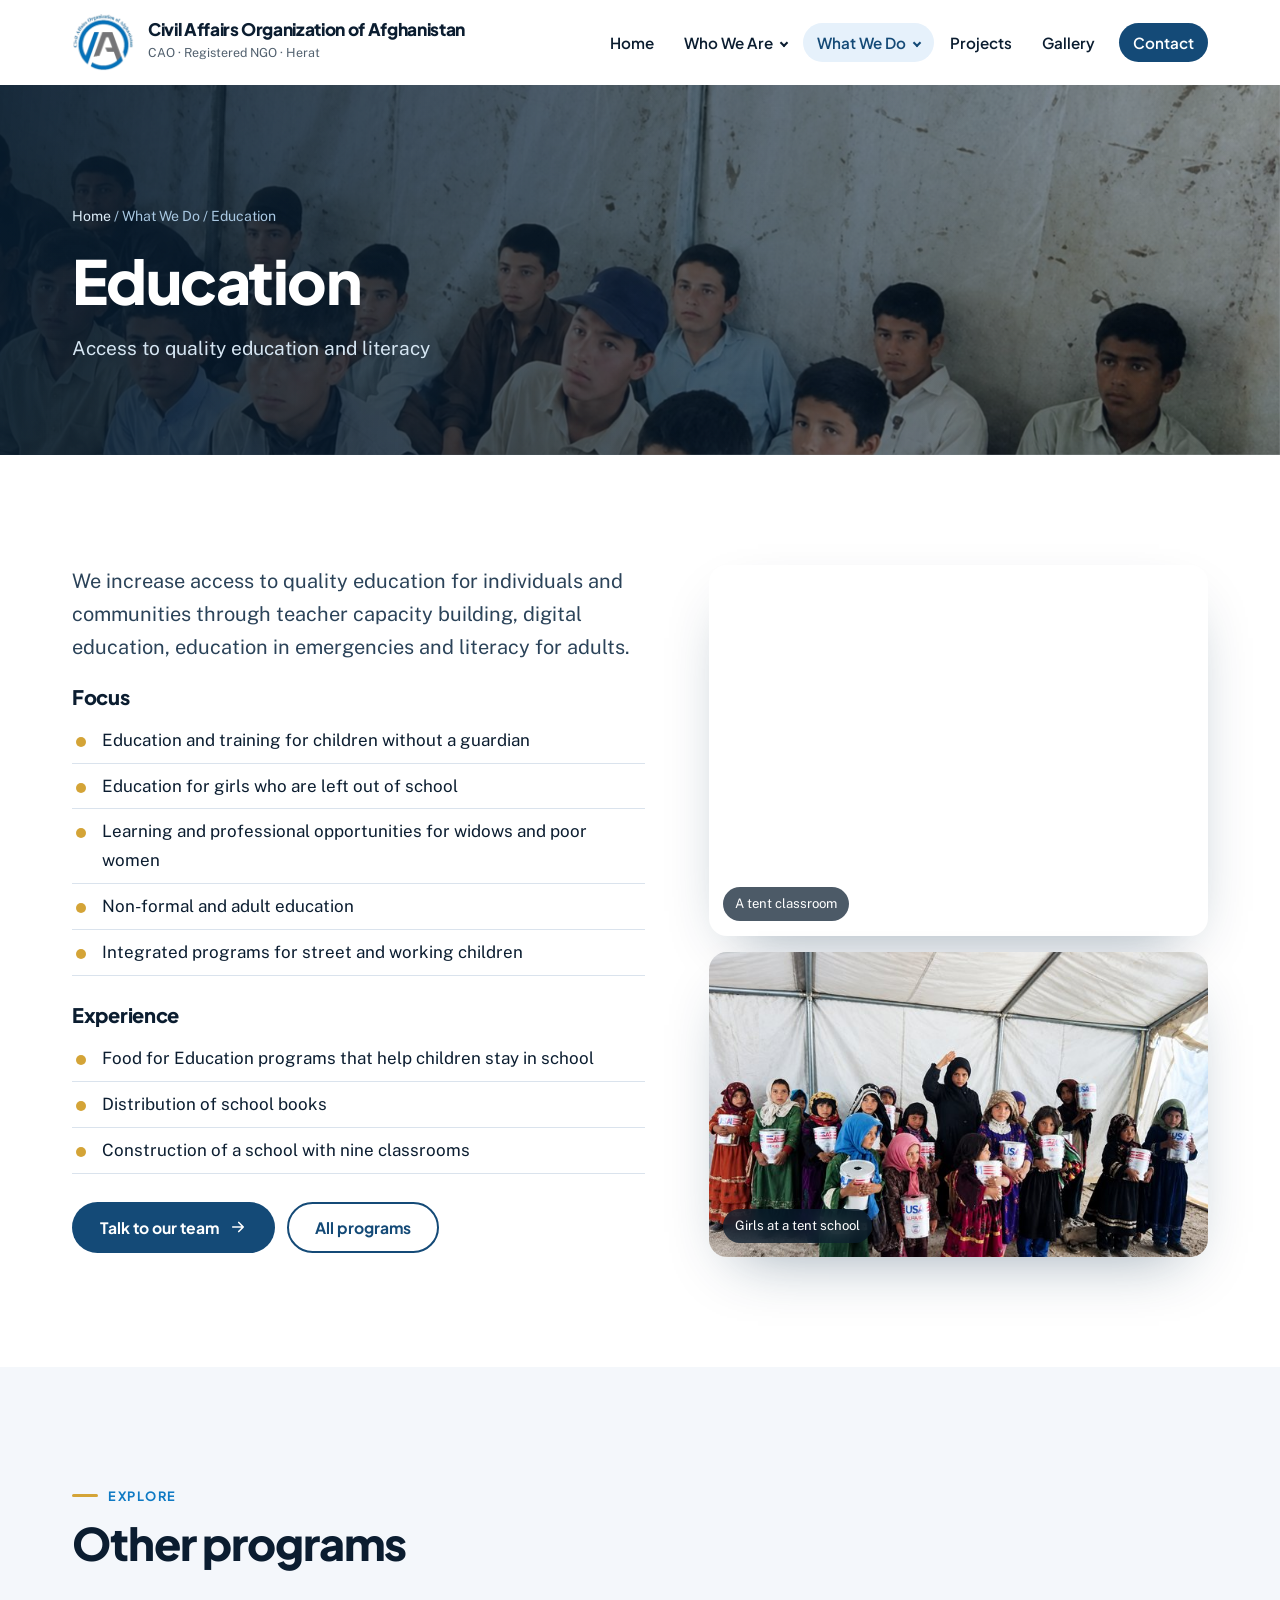
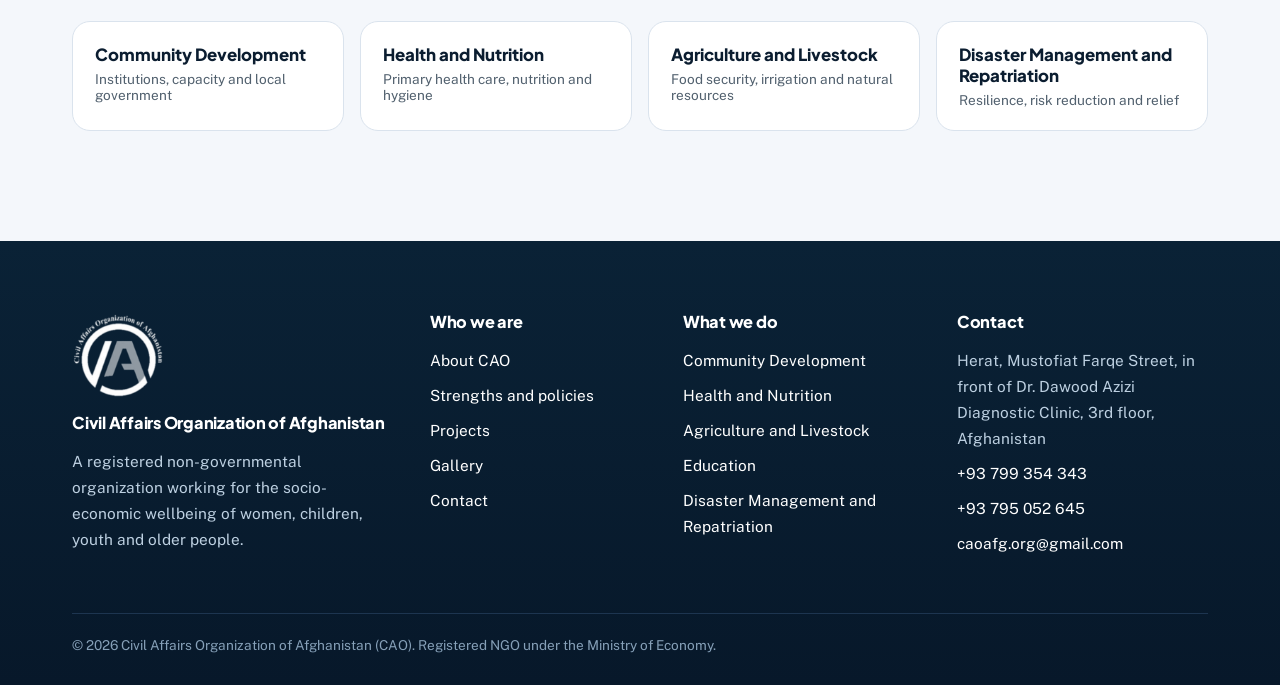
<file: education.html>
<!DOCTYPE html>
<html lang="en">
<head>
<meta charset="utf-8">
<meta name="viewport" content="width=device-width, initial-scale=1, viewport-fit=cover">
<title>Education | Civil Affairs Organization of Afghanistan</title>
<meta name="description" content="We increase access to quality education for individuals and communities through teacher capacity building, digital education, education in emergencies and literacy for adults.">
<meta name="theme-color" content="#0b2c49">
<meta property="og:type" content="website">
<meta property="og:title" content="Education | Civil Affairs Organization of Afghanistan">
<meta property="og:description" content="We increase access to quality education for individuals and communities through teacher capacity building, digital education, education in emergencies and literacy for adults.">
<link rel="icon" type="image/png" sizes="48x48" href="favicon-48.png">
<link rel="icon" type="image/png" sizes="192x192" href="favicon.png">
<link rel="apple-touch-icon" href="apple-touch-icon.png">
<link rel="preconnect" href="https://fonts.googleapis.com">
<link rel="preconnect" href="https://fonts.gstatic.com" crossorigin>
<link href="https://fonts.googleapis.com/css2?family=Plus+Jakarta+Sans:wght@500;600;700;800&family=Public+Sans:wght@400;500;600&display=swap" rel="stylesheet">
<link rel="stylesheet" href="style.css">
<script>document.documentElement.className+=' js'</script>
</head>
<body>
<div id="progress" aria-hidden="true"></div>
<a class="skip" href="#main">Skip to content</a>
<header class="site-header"><div class="wrap">
<a class="brand" href="index.html"><img src="logo.png" width="62" height="57" alt="CAO logo"><span><b>Civil Affairs Organization of Afghanistan</b><small>CAO · Registered NGO · Herat</small></span></a>
<button class="menu-btn" type="button" aria-expanded="false" aria-controls="nav" aria-label="Menu"><span></span></button>
<nav class="nav" id="nav" aria-label="Main"><ul><li><a href="index.html">Home</a></li><li class="has-sub"><button class="sub-btn" type="button" aria-expanded="false">Who We Are</button><ul class="sub"><li><a href="about.html">About CAO</a></li><li><a href="strengths.html">Strengths and Policies</a></li></ul></li><li class="has-sub here"><button class="sub-btn" type="button" aria-expanded="false">What We Do</button><ul class="sub"><li><a href="what-we-do.html">Overview</a></li><li><a href="community-development.html">Community Development</a></li><li><a href="health-nutrition.html">Health and Nutrition</a></li><li><a href="agriculture-livestock.html">Agriculture and Livestock</a></li><li><a href="education.html" aria-current="page">Education</a></li><li><a href="disaster-management.html">Disaster Management and Repatriation</a></li></ul></li><li><a href="projects.html">Projects</a></li><li><a href="gallery.html">Gallery</a></li><li><a href="contact.html" class="nav-cta">Contact</a></li></ul></nav>
</div></header>
<main id="main">
<section class="phead" style="padding-bottom:clamp(54px,8vw,90px)"><div class="bg"><img src="tent-classroom-1600.jpg" srcset="tent-classroom-640.jpg 640w, tent-classroom-1200.jpg 1200w, tent-classroom-1600.jpg 1454w" sizes="100vw" width="1454" height="1082" alt="" fetchpriority="high" decoding="async"></div>
<div class="wrap"><div class="crumbs a" style="--d:50"><a href="index.html">Home</a> / What We Do / Education</div><h1 class="a" style="--d:150">Education</h1><p class="a" style="--d:280">Access to quality education and literacy</p></div></section>
<section><div class="wrap two">
<div class="rv l"><p class="lead">We increase access to quality education for individuals and communities through teacher capacity building, digital education, education in emergencies and literacy for adults.</p><h3>Focus</h3><ul class="bul"><li>Education and training for children without a guardian</li><li>Education for girls who are left out of school</li><li>Learning and professional opportunities for widows and poor women</li><li>Non-formal and adult education</li><li>Integrated programs for street and working children</li></ul><h3 style="margin-top:1.4em">Experience</h3><ul class="bul"><li>Food for Education programs that help children stay in school</li><li>Distribution of school books</li><li>Construction of a school with nine classrooms</li></ul>
<div class="btns"><a class="btn btn-dark" href="contact.html">Talk to our team <svg viewBox="0 0 24 24" fill="none" stroke="currentColor" stroke-width="2.2" stroke-linecap="round" stroke-linejoin="round" aria-hidden="true"><path d="M5 12h14M13 6l6 6-6 6"/></svg></a><a class="btn btn-line" href="what-we-do.html">All programs</a></div></div>
<div class="sticky"><figure class="pic rv z" style="margin:0"><img src="tent-classroom-1600.jpg" srcset="tent-classroom-640.jpg 640w, tent-classroom-1200.jpg 1200w, tent-classroom-1600.jpg 1454w" sizes="(min-width:900px) 40vw, 100vw" width="1454" height="1082" alt="A tent classroom" loading="lazy" decoding="async"><figcaption>A tent classroom</figcaption></figure><figure class="pic rv z" style="margin:0"><img src="tent-school-children-1600.jpg" srcset="tent-school-children-640.jpg 640w, tent-school-children-1200.jpg 1200w, tent-school-children-1600.jpg 1600w" sizes="(min-width:900px) 40vw, 100vw" width="1600" height="981" alt="Girls at a tent school" loading="lazy" decoding="async"><figcaption>Girls at a tent school</figcaption></figure></div>
</div></section>
<section class="alt"><div class="wrap"><div class="sec-head rv"><span class="kicker">Explore</span><h2>Other programs</h2></div><div class="more stagger"><a class="rv" href="community-development.html">Community Development<small>Institutions, capacity and local government</small></a><a class="rv" href="health-nutrition.html">Health and Nutrition<small>Primary health care, nutrition and hygiene</small></a><a class="rv" href="agriculture-livestock.html">Agriculture and Livestock<small>Food security, irrigation and natural resources</small></a><a class="rv" href="disaster-management.html">Disaster Management and Repatriation<small>Resilience, risk reduction and relief</small></a></div></div></section>

</main>
<footer class="site-footer"><div class="wrap">
<div class="foot">
<div><img src="logo-white.png" width="92" height="85" alt="CAO logo" loading="lazy"><h3>Civil Affairs Organization of Afghanistan</h3>
<p>A registered non-governmental organization working for the socio-economic wellbeing of women, children, youth and older people.</p></div>
<div><h3>Who we are</h3><ul><li><a href="about.html">About CAO</a></li><li><a href="strengths.html">Strengths and policies</a></li><li><a href="projects.html">Projects</a></li><li><a href="gallery.html">Gallery</a></li><li><a href="contact.html">Contact</a></li></ul></div>
<div><h3>What we do</h3><ul><li><a href="community-development.html">Community Development</a></li><li><a href="health-nutrition.html">Health and Nutrition</a></li><li><a href="agriculture-livestock.html">Agriculture and Livestock</a></li><li><a href="education.html">Education</a></li><li><a href="disaster-management.html">Disaster Management and Repatriation</a></li></ul></div>
<div><h3>Contact</h3><ul>
<li>Herat, Mustofiat Farqe Street, in front of Dr. Dawood Azizi Diagnostic Clinic, 3rd floor, Afghanistan</li>
<li><a href="tel:+93799354343">+93 799 354 343</a></li><li><a href="tel:+93795052645">+93 795 052 645</a></li>
<li><a href="mailto:caoafg.org@gmail.com">caoafg.org@gmail.com</a></li></ul></div>
</div>
<div class="legal">© <span id="yr">2026</span> Civil Affairs Organization of Afghanistan (CAO). Registered NGO under the Ministry of Economy.</div>
</div></footer>
<button id="top" type="button" aria-label="Back to top"><svg viewBox="0 0 24 24"><path d="M12 19V5M5 12l7-7 7 7"/></svg></button>
<script src="main.js" defer></script>
</body></html>
</file>
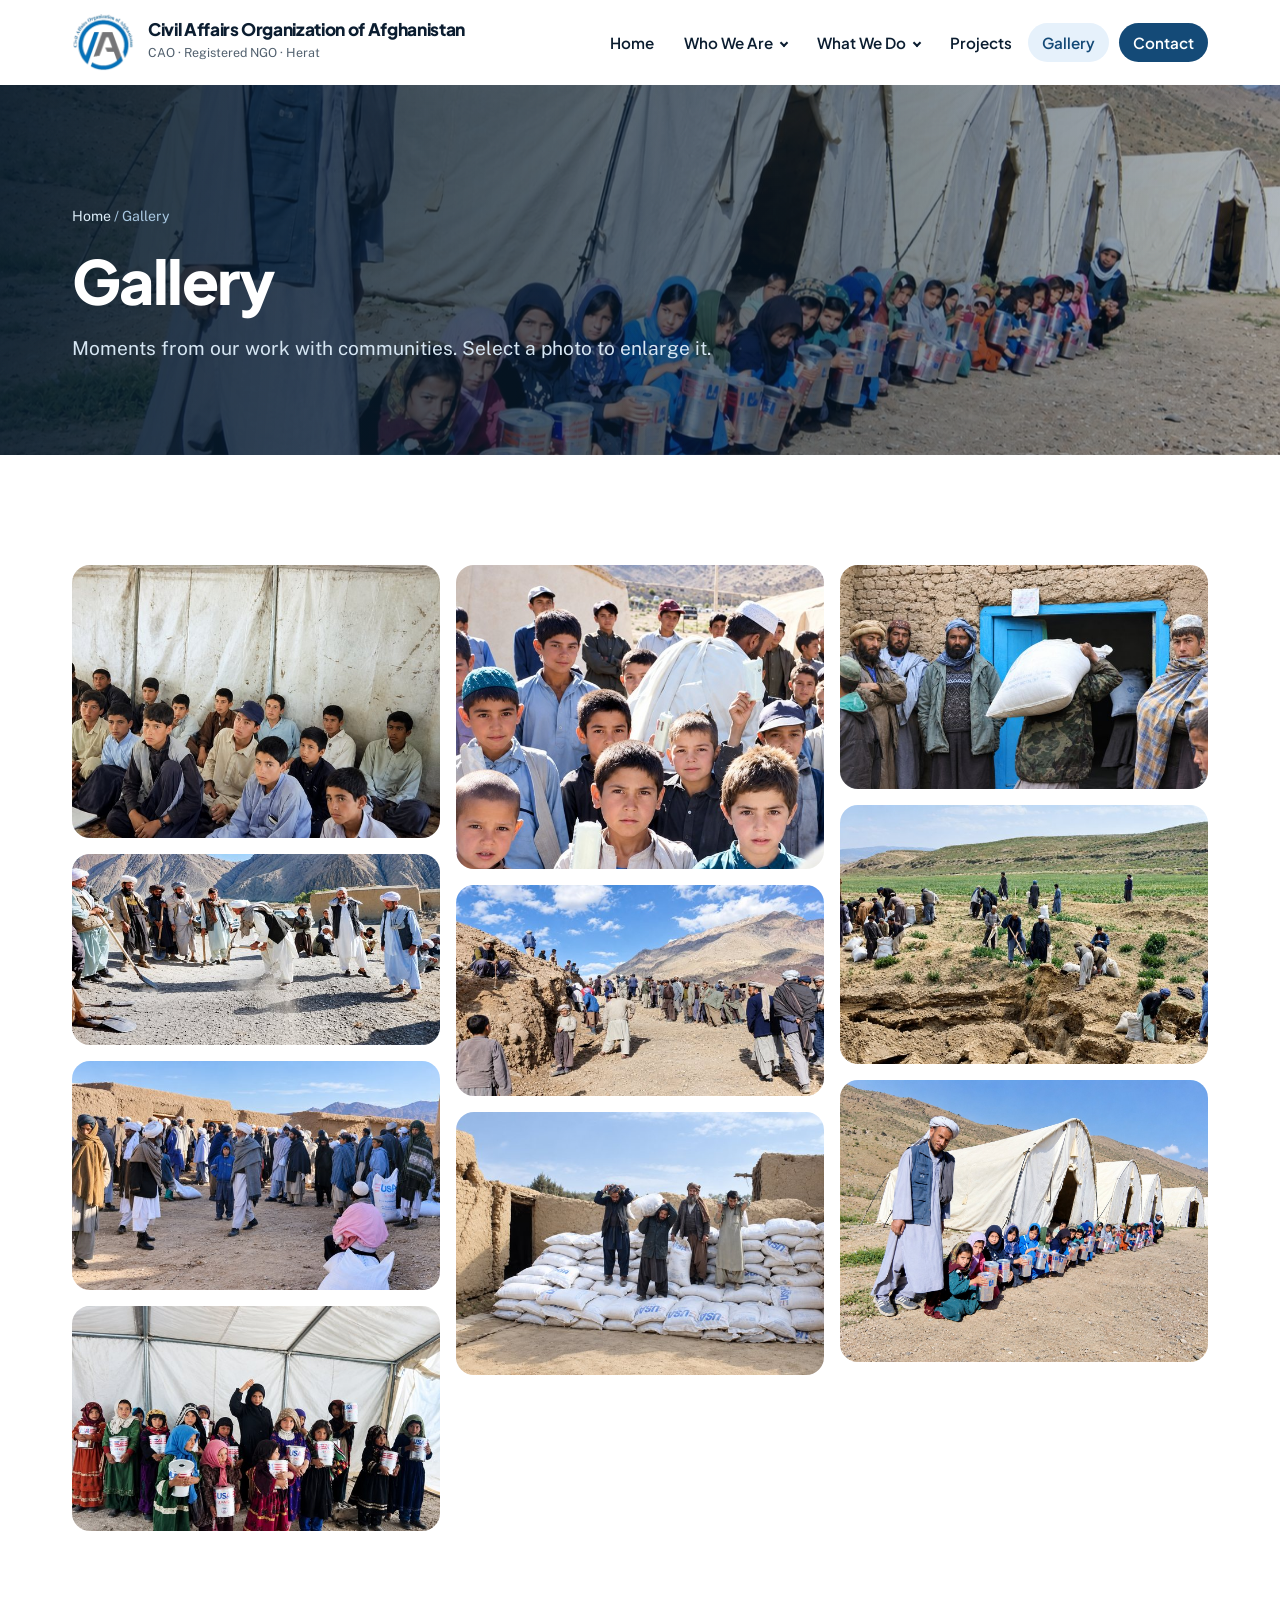
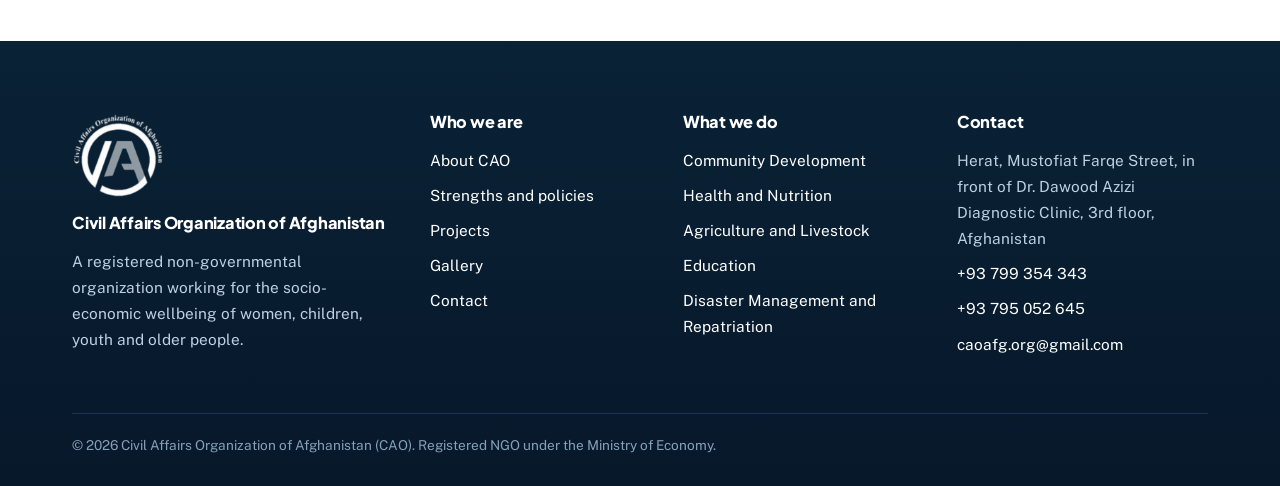
<file: gallery.html>
<!DOCTYPE html>
<html lang="en">
<head>
<meta charset="utf-8">
<meta name="viewport" content="width=device-width, initial-scale=1, viewport-fit=cover">
<title>Gallery | Civil Affairs Organization of Afghanistan</title>
<meta name="description" content="Photographs from CAO’s community work.">
<meta name="theme-color" content="#0b2c49">
<meta property="og:type" content="website">
<meta property="og:title" content="Gallery | Civil Affairs Organization of Afghanistan">
<meta property="og:description" content="Photographs from CAO’s community work.">
<link rel="icon" type="image/png" sizes="48x48" href="favicon-48.png">
<link rel="icon" type="image/png" sizes="192x192" href="favicon.png">
<link rel="apple-touch-icon" href="apple-touch-icon.png">
<link rel="preconnect" href="https://fonts.googleapis.com">
<link rel="preconnect" href="https://fonts.gstatic.com" crossorigin>
<link href="https://fonts.googleapis.com/css2?family=Plus+Jakarta+Sans:wght@500;600;700;800&family=Public+Sans:wght@400;500;600&display=swap" rel="stylesheet">
<link rel="stylesheet" href="style.css">
<script>document.documentElement.className+=' js'</script>
</head>
<body>
<div id="progress" aria-hidden="true"></div>
<a class="skip" href="#main">Skip to content</a>
<header class="site-header"><div class="wrap">
<a class="brand" href="index.html"><img src="logo.png" width="62" height="57" alt="CAO logo"><span><b>Civil Affairs Organization of Afghanistan</b><small>CAO · Registered NGO · Herat</small></span></a>
<button class="menu-btn" type="button" aria-expanded="false" aria-controls="nav" aria-label="Menu"><span></span></button>
<nav class="nav" id="nav" aria-label="Main"><ul><li><a href="index.html">Home</a></li><li class="has-sub"><button class="sub-btn" type="button" aria-expanded="false">Who We Are</button><ul class="sub"><li><a href="about.html">About CAO</a></li><li><a href="strengths.html">Strengths and Policies</a></li></ul></li><li class="has-sub"><button class="sub-btn" type="button" aria-expanded="false">What We Do</button><ul class="sub"><li><a href="what-we-do.html">Overview</a></li><li><a href="community-development.html">Community Development</a></li><li><a href="health-nutrition.html">Health and Nutrition</a></li><li><a href="agriculture-livestock.html">Agriculture and Livestock</a></li><li><a href="education.html">Education</a></li><li><a href="disaster-management.html">Disaster Management and Repatriation</a></li></ul></li><li><a href="projects.html">Projects</a></li><li><a href="gallery.html" aria-current="page">Gallery</a></li><li><a href="contact.html" class="nav-cta">Contact</a></li></ul></nav>
</div></header>
<main id="main">
<section class="phead" style="padding-bottom:clamp(54px,8vw,90px)"><div class="bg"><img src="tent-school-line-1600.jpg" srcset="tent-school-line-640.jpg 640w, tent-school-line-1200.jpg 1200w, tent-school-line-1600.jpg 1433w" sizes="100vw" width="1433" height="1098" alt="" fetchpriority="high" decoding="async"></div>
<div class="wrap"><div class="crumbs a" style="--d:50"><a href="index.html">Home</a> / Gallery</div><h1 class="a" style="--d:150">Gallery</h1><p class="a" style="--d:280">Moments from our work with communities. Select a photo to enlarge it.</p></div></section>
<section><div class="wrap"><div class="masonry"><figure class="rv z"><button type="button" data-lb data-full="tent-classroom-1600.jpg" data-cap="Boys in a tent classroom"><img src="tent-classroom-1600.jpg" srcset="tent-classroom-640.jpg 640w, tent-classroom-1200.jpg 1200w, tent-classroom-1600.jpg 1454w" sizes="(min-width:900px) 33vw, 100vw" width="1454" height="1082" alt="Boys in a tent classroom" loading="lazy" decoding="async"></button><figcaption>Boys in a tent classroom</figcaption></figure><figure class="rv z"><button type="button" data-lb data-full="community-work-1600.jpg" data-cap="Community members working together"><img src="community-work-1600.jpg" srcset="community-work-640.jpg 640w, community-work-1200.jpg 1200w, community-work-1600.jpg 1600w" sizes="(min-width:900px) 33vw, 100vw" width="1600" height="830" alt="Community members working together" loading="lazy" decoding="async"></button><figcaption>Community members working together</figcaption></figure><figure class="rv z"><button type="button" data-lb data-full="village-gathering-1600.jpg" data-cap="Community members gathered at a distribution point"><img src="village-gathering-1600.jpg" srcset="village-gathering-640.jpg 640w, village-gathering-1200.jpg 1200w, village-gathering-1600.jpg 1592w" sizes="(min-width:900px) 33vw, 100vw" width="1592" height="988" alt="Community members gathered at a distribution point" loading="lazy" decoding="async"></button><figcaption>Community members gathered at a distribution point</figcaption></figure><figure class="rv z"><button type="button" data-lb data-full="tent-school-children-1600.jpg" data-cap="Girls at a tent school"><img src="tent-school-children-1600.jpg" srcset="tent-school-children-640.jpg 640w, tent-school-children-1200.jpg 1200w, tent-school-children-1600.jpg 1600w" sizes="(min-width:900px) 33vw, 100vw" width="1600" height="981" alt="Girls at a tent school" loading="lazy" decoding="async"></button><figcaption>Girls at a tent school</figcaption></figure><figure class="rv z"><button type="button" data-lb data-full="school-feeding-1600.jpg" data-cap="Students at a school food distribution"><img src="school-feeding-1600.jpg" srcset="school-feeding-640.jpg 640w, school-feeding-1600.jpg 900w" sizes="(min-width:900px) 33vw, 100vw" width="900" height="745" alt="Students at a school food distribution" loading="lazy" decoding="async"></button><figcaption>Students at a school food distribution</figcaption></figure><figure class="rv z"><button type="button" data-lb data-full="mountain-community-1600.jpg" data-cap="Villagers along a mountain track"><img src="mountain-community-1600.jpg" srcset="mountain-community-640.jpg 640w, mountain-community-1200.jpg 1200w, mountain-community-1600.jpg 1600w" sizes="(min-width:900px) 33vw, 100vw" width="1600" height="916" alt="Villagers along a mountain track" loading="lazy" decoding="async"></button><figcaption>Villagers along a mountain track</figcaption></figure><figure class="rv z"><button type="button" data-lb data-full="food-stores-1600.jpg" data-cap="Stacked sacks of food commodities"><img src="food-stores-1600.jpg" srcset="food-stores-640.jpg 640w, food-stores-1200.jpg 1200w, food-stores-1600.jpg 1483w" sizes="(min-width:900px) 33vw, 100vw" width="1483" height="1061" alt="Stacked sacks of food commodities" loading="lazy" decoding="async"></button><figcaption>Stacked sacks of food commodities</figcaption></figure><figure class="rv z"><button type="button" data-lb data-full="food-distribution-1600.jpg" data-cap="Carrying a sack of food in a village"><img src="food-distribution-1600.jpg" srcset="food-distribution-640.jpg 640w, food-distribution-1200.jpg 1200w, food-distribution-1600.jpg 1600w" sizes="(min-width:900px) 33vw, 100vw" width="1600" height="977" alt="Carrying a sack of food in a village" loading="lazy" decoding="async"></button><figcaption>Carrying a sack of food in a village</figcaption></figure><figure class="rv z"><button type="button" data-lb data-full="field-works-1600.jpg" data-cap="Community labor in the field"><img src="field-works-1600.jpg" srcset="field-works-640.jpg 640w, field-works-1200.jpg 1200w, field-works-1600.jpg 1498w" sizes="(min-width:900px) 33vw, 100vw" width="1498" height="1050" alt="Community labor in the field" loading="lazy" decoding="async"></button><figcaption>Community labor in the field</figcaption></figure><figure class="rv z"><button type="button" data-lb data-full="tent-school-line-1600.jpg" data-cap="Children with cups lined up beside tent classrooms"><img src="tent-school-line-1600.jpg" srcset="tent-school-line-640.jpg 640w, tent-school-line-1200.jpg 1200w, tent-school-line-1600.jpg 1433w" sizes="(min-width:900px) 33vw, 100vw" width="1433" height="1098" alt="Children with cups lined up beside tent classrooms" loading="lazy" decoding="async"></button><figcaption>Children with cups lined up beside tent classrooms</figcaption></figure></div></div></section>
<dialog class="lb" id="lb"><button type="button" id="lb-close" aria-label="Close">✕</button><button type="button" id="lb-prev" aria-label="Previous">‹</button><button type="button" id="lb-next" aria-label="Next">›</button><img alt="" id="lb-img"><p id="lb-cap"></p></dialog>

</main>
<footer class="site-footer"><div class="wrap">
<div class="foot">
<div><img src="logo-white.png" width="92" height="85" alt="CAO logo" loading="lazy"><h3>Civil Affairs Organization of Afghanistan</h3>
<p>A registered non-governmental organization working for the socio-economic wellbeing of women, children, youth and older people.</p></div>
<div><h3>Who we are</h3><ul><li><a href="about.html">About CAO</a></li><li><a href="strengths.html">Strengths and policies</a></li><li><a href="projects.html">Projects</a></li><li><a href="gallery.html">Gallery</a></li><li><a href="contact.html">Contact</a></li></ul></div>
<div><h3>What we do</h3><ul><li><a href="community-development.html">Community Development</a></li><li><a href="health-nutrition.html">Health and Nutrition</a></li><li><a href="agriculture-livestock.html">Agriculture and Livestock</a></li><li><a href="education.html">Education</a></li><li><a href="disaster-management.html">Disaster Management and Repatriation</a></li></ul></div>
<div><h3>Contact</h3><ul>
<li>Herat, Mustofiat Farqe Street, in front of Dr. Dawood Azizi Diagnostic Clinic, 3rd floor, Afghanistan</li>
<li><a href="tel:+93799354343">+93 799 354 343</a></li><li><a href="tel:+93795052645">+93 795 052 645</a></li>
<li><a href="mailto:caoafg.org@gmail.com">caoafg.org@gmail.com</a></li></ul></div>
</div>
<div class="legal">© <span id="yr">2026</span> Civil Affairs Organization of Afghanistan (CAO). Registered NGO under the Ministry of Economy.</div>
</div></footer>
<button id="top" type="button" aria-label="Back to top"><svg viewBox="0 0 24 24"><path d="M12 19V5M5 12l7-7 7 7"/></svg></button>
<script src="main.js" defer></script>
</body></html>
</file>
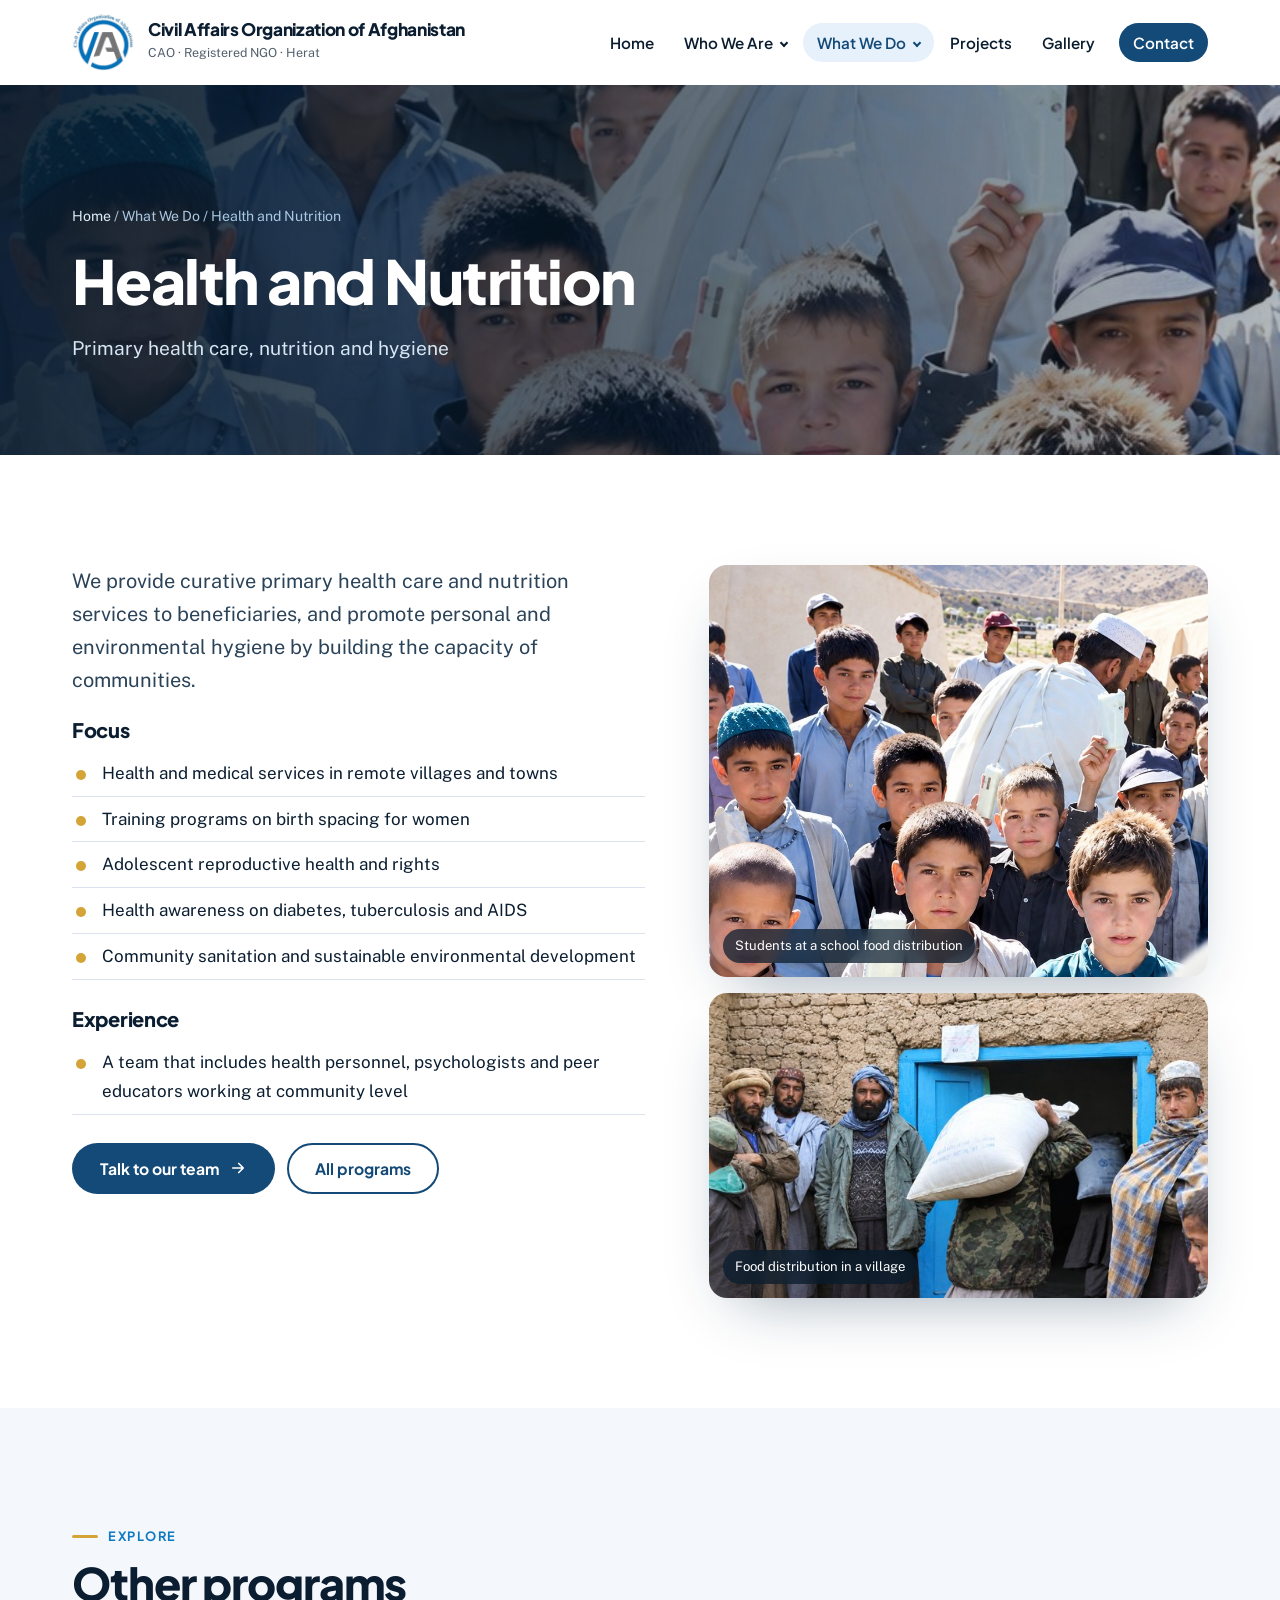
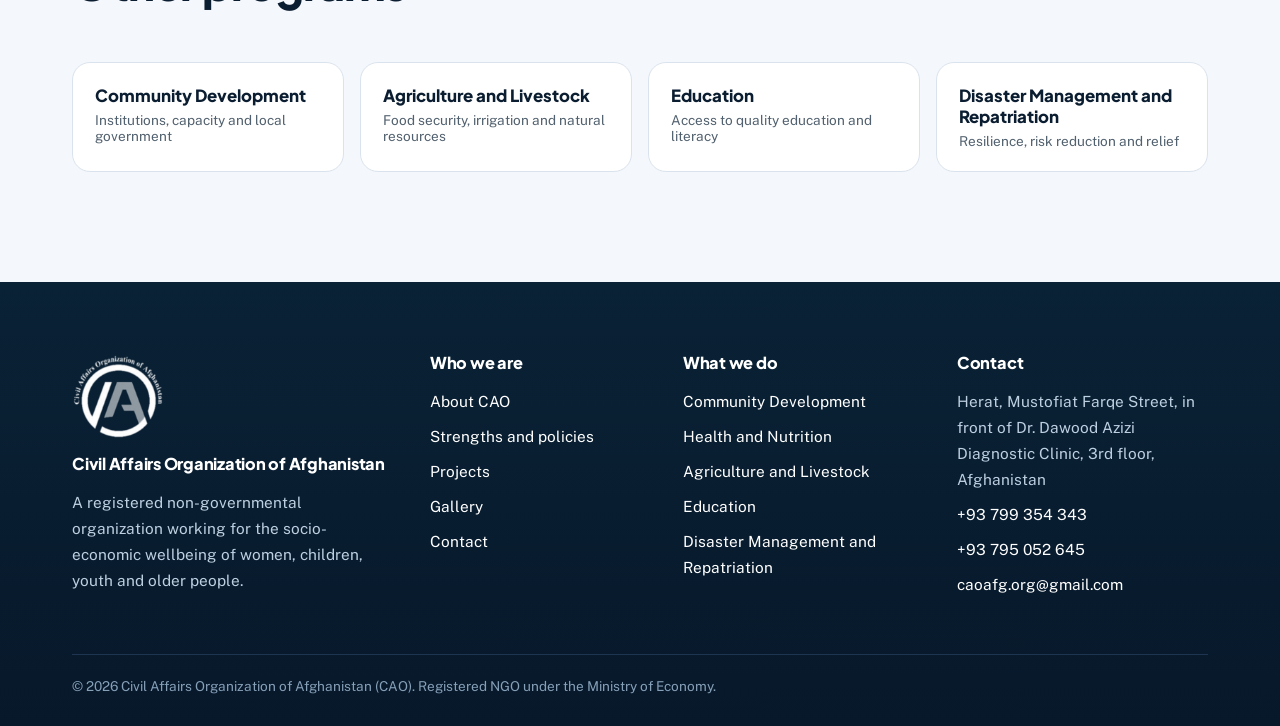
<file: health-nutrition.html>
<!DOCTYPE html>
<html lang="en">
<head>
<meta charset="utf-8">
<meta name="viewport" content="width=device-width, initial-scale=1, viewport-fit=cover">
<title>Health and Nutrition | Civil Affairs Organization of Afghanistan</title>
<meta name="description" content="We provide curative primary health care and nutrition services to beneficiaries, and promote personal and environmental hygiene by building the capacity of communities.">
<meta name="theme-color" content="#0b2c49">
<meta property="og:type" content="website">
<meta property="og:title" content="Health and Nutrition | Civil Affairs Organization of Afghanistan">
<meta property="og:description" content="We provide curative primary health care and nutrition services to beneficiaries, and promote personal and environmental hygiene by building the capacity of communities.">
<link rel="icon" type="image/png" sizes="48x48" href="favicon-48.png">
<link rel="icon" type="image/png" sizes="192x192" href="favicon.png">
<link rel="apple-touch-icon" href="apple-touch-icon.png">
<link rel="preconnect" href="https://fonts.googleapis.com">
<link rel="preconnect" href="https://fonts.gstatic.com" crossorigin>
<link href="https://fonts.googleapis.com/css2?family=Plus+Jakarta+Sans:wght@500;600;700;800&family=Public+Sans:wght@400;500;600&display=swap" rel="stylesheet">
<link rel="stylesheet" href="style.css">
<script>document.documentElement.className+=' js'</script>
</head>
<body>
<div id="progress" aria-hidden="true"></div>
<a class="skip" href="#main">Skip to content</a>
<header class="site-header"><div class="wrap">
<a class="brand" href="index.html"><img src="logo.png" width="62" height="57" alt="CAO logo"><span><b>Civil Affairs Organization of Afghanistan</b><small>CAO · Registered NGO · Herat</small></span></a>
<button class="menu-btn" type="button" aria-expanded="false" aria-controls="nav" aria-label="Menu"><span></span></button>
<nav class="nav" id="nav" aria-label="Main"><ul><li><a href="index.html">Home</a></li><li class="has-sub"><button class="sub-btn" type="button" aria-expanded="false">Who We Are</button><ul class="sub"><li><a href="about.html">About CAO</a></li><li><a href="strengths.html">Strengths and Policies</a></li></ul></li><li class="has-sub here"><button class="sub-btn" type="button" aria-expanded="false">What We Do</button><ul class="sub"><li><a href="what-we-do.html">Overview</a></li><li><a href="community-development.html">Community Development</a></li><li><a href="health-nutrition.html" aria-current="page">Health and Nutrition</a></li><li><a href="agriculture-livestock.html">Agriculture and Livestock</a></li><li><a href="education.html">Education</a></li><li><a href="disaster-management.html">Disaster Management and Repatriation</a></li></ul></li><li><a href="projects.html">Projects</a></li><li><a href="gallery.html">Gallery</a></li><li><a href="contact.html" class="nav-cta">Contact</a></li></ul></nav>
</div></header>
<main id="main">
<section class="phead" style="padding-bottom:clamp(54px,8vw,90px)"><div class="bg"><img src="school-feeding-1600.jpg" srcset="school-feeding-640.jpg 640w, school-feeding-1600.jpg 900w" sizes="100vw" width="900" height="745" alt="" fetchpriority="high" decoding="async"></div>
<div class="wrap"><div class="crumbs a" style="--d:50"><a href="index.html">Home</a> / What We Do / Health and Nutrition</div><h1 class="a" style="--d:150">Health and Nutrition</h1><p class="a" style="--d:280">Primary health care, nutrition and hygiene</p></div></section>
<section><div class="wrap two">
<div class="rv l"><p class="lead">We provide curative primary health care and nutrition services to beneficiaries, and promote personal and environmental hygiene by building the capacity of communities.</p><h3>Focus</h3><ul class="bul"><li>Health and medical services in remote villages and towns</li><li>Training programs on birth spacing for women</li><li>Adolescent reproductive health and rights</li><li>Health awareness on diabetes, tuberculosis and AIDS</li><li>Community sanitation and sustainable environmental development</li></ul><h3 style="margin-top:1.4em">Experience</h3><ul class="bul"><li>A team that includes health personnel, psychologists and peer educators working at community level</li></ul>
<div class="btns"><a class="btn btn-dark" href="contact.html">Talk to our team <svg viewBox="0 0 24 24" fill="none" stroke="currentColor" stroke-width="2.2" stroke-linecap="round" stroke-linejoin="round" aria-hidden="true"><path d="M5 12h14M13 6l6 6-6 6"/></svg></a><a class="btn btn-line" href="what-we-do.html">All programs</a></div></div>
<div class="sticky"><figure class="pic rv z" style="margin:0"><img src="school-feeding-1600.jpg" srcset="school-feeding-640.jpg 640w, school-feeding-1600.jpg 900w" sizes="(min-width:900px) 40vw, 100vw" width="900" height="745" alt="Students at a school food distribution" loading="lazy" decoding="async"><figcaption>Students at a school food distribution</figcaption></figure><figure class="pic rv z" style="margin:0"><img src="food-distribution-1600.jpg" srcset="food-distribution-640.jpg 640w, food-distribution-1200.jpg 1200w, food-distribution-1600.jpg 1600w" sizes="(min-width:900px) 40vw, 100vw" width="1600" height="977" alt="Food distribution in a village" loading="lazy" decoding="async"><figcaption>Food distribution in a village</figcaption></figure></div>
</div></section>
<section class="alt"><div class="wrap"><div class="sec-head rv"><span class="kicker">Explore</span><h2>Other programs</h2></div><div class="more stagger"><a class="rv" href="community-development.html">Community Development<small>Institutions, capacity and local government</small></a><a class="rv" href="agriculture-livestock.html">Agriculture and Livestock<small>Food security, irrigation and natural resources</small></a><a class="rv" href="education.html">Education<small>Access to quality education and literacy</small></a><a class="rv" href="disaster-management.html">Disaster Management and Repatriation<small>Resilience, risk reduction and relief</small></a></div></div></section>

</main>
<footer class="site-footer"><div class="wrap">
<div class="foot">
<div><img src="logo-white.png" width="92" height="85" alt="CAO logo" loading="lazy"><h3>Civil Affairs Organization of Afghanistan</h3>
<p>A registered non-governmental organization working for the socio-economic wellbeing of women, children, youth and older people.</p></div>
<div><h3>Who we are</h3><ul><li><a href="about.html">About CAO</a></li><li><a href="strengths.html">Strengths and policies</a></li><li><a href="projects.html">Projects</a></li><li><a href="gallery.html">Gallery</a></li><li><a href="contact.html">Contact</a></li></ul></div>
<div><h3>What we do</h3><ul><li><a href="community-development.html">Community Development</a></li><li><a href="health-nutrition.html">Health and Nutrition</a></li><li><a href="agriculture-livestock.html">Agriculture and Livestock</a></li><li><a href="education.html">Education</a></li><li><a href="disaster-management.html">Disaster Management and Repatriation</a></li></ul></div>
<div><h3>Contact</h3><ul>
<li>Herat, Mustofiat Farqe Street, in front of Dr. Dawood Azizi Diagnostic Clinic, 3rd floor, Afghanistan</li>
<li><a href="tel:+93799354343">+93 799 354 343</a></li><li><a href="tel:+93795052645">+93 795 052 645</a></li>
<li><a href="mailto:caoafg.org@gmail.com">caoafg.org@gmail.com</a></li></ul></div>
</div>
<div class="legal">© <span id="yr">2026</span> Civil Affairs Organization of Afghanistan (CAO). Registered NGO under the Ministry of Economy.</div>
</div></footer>
<button id="top" type="button" aria-label="Back to top"><svg viewBox="0 0 24 24"><path d="M12 19V5M5 12l7-7 7 7"/></svg></button>
<script src="main.js" defer></script>
</body></html>
</file>
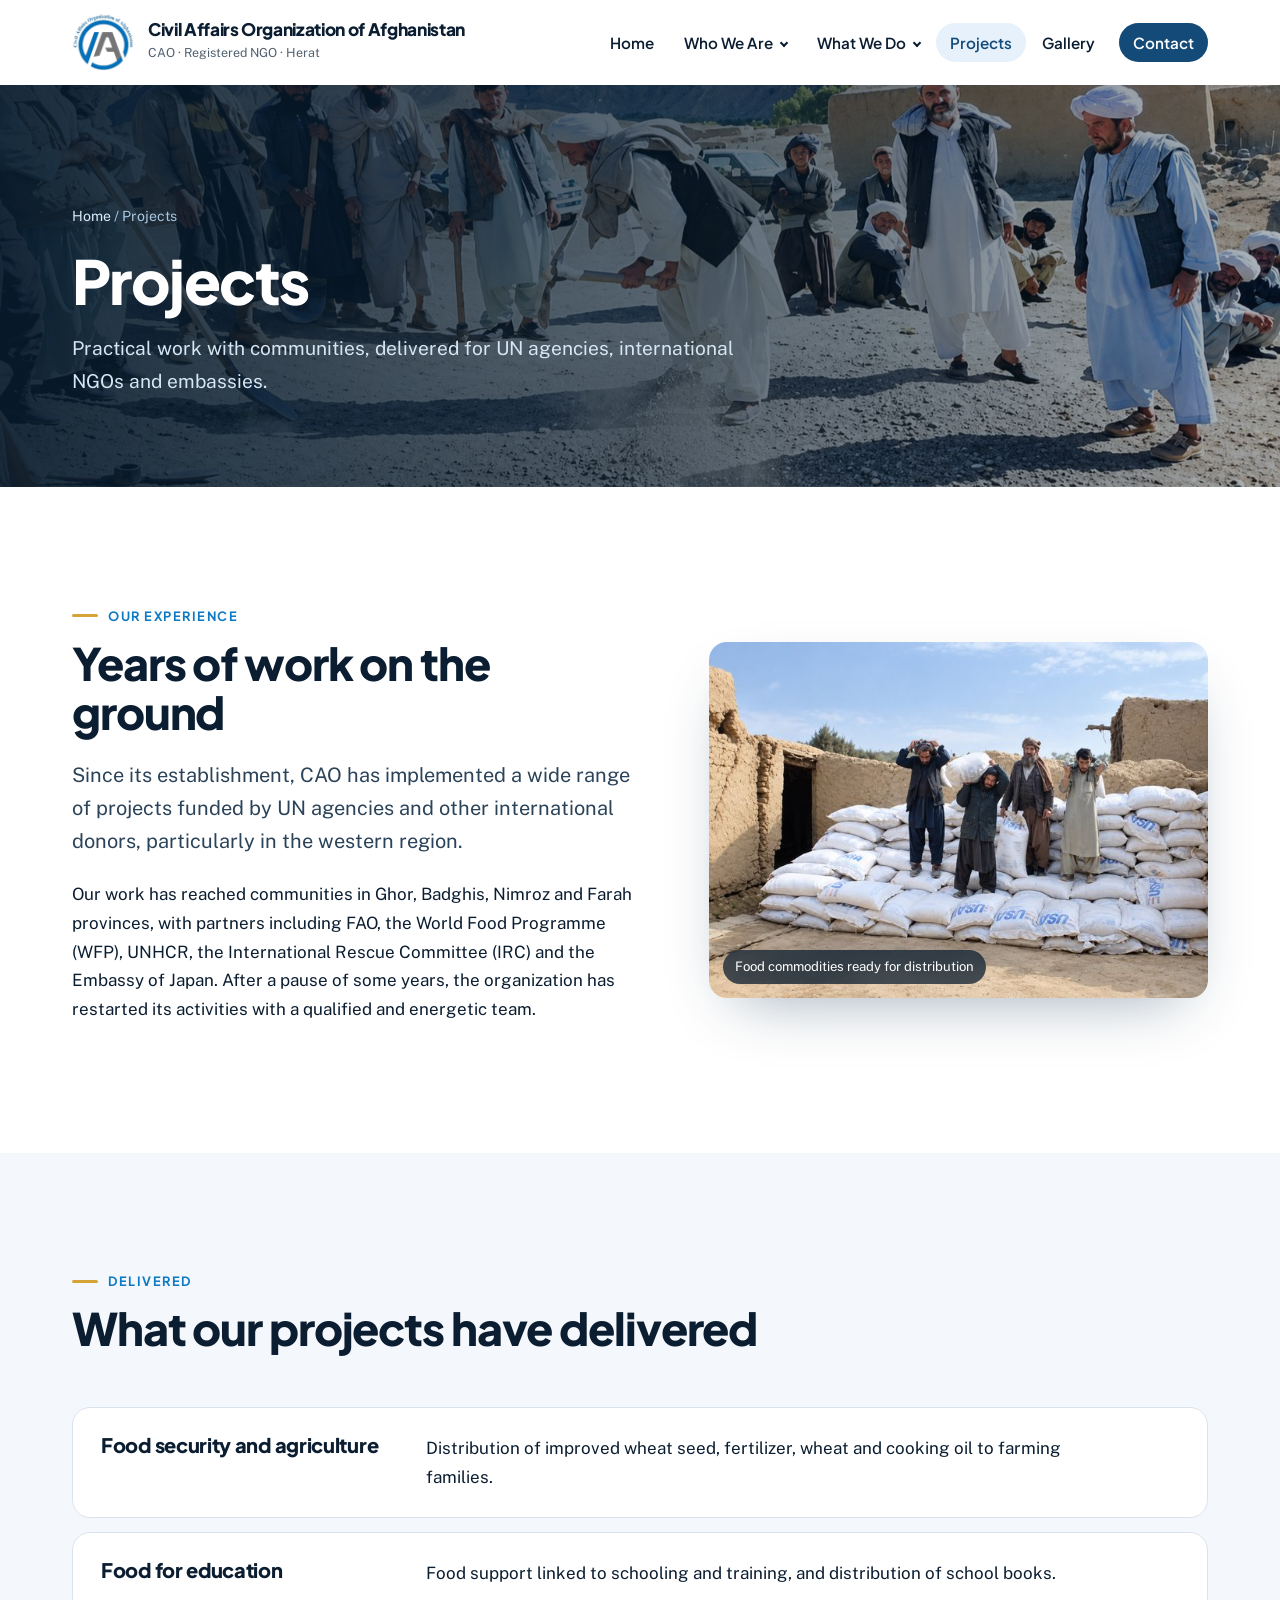
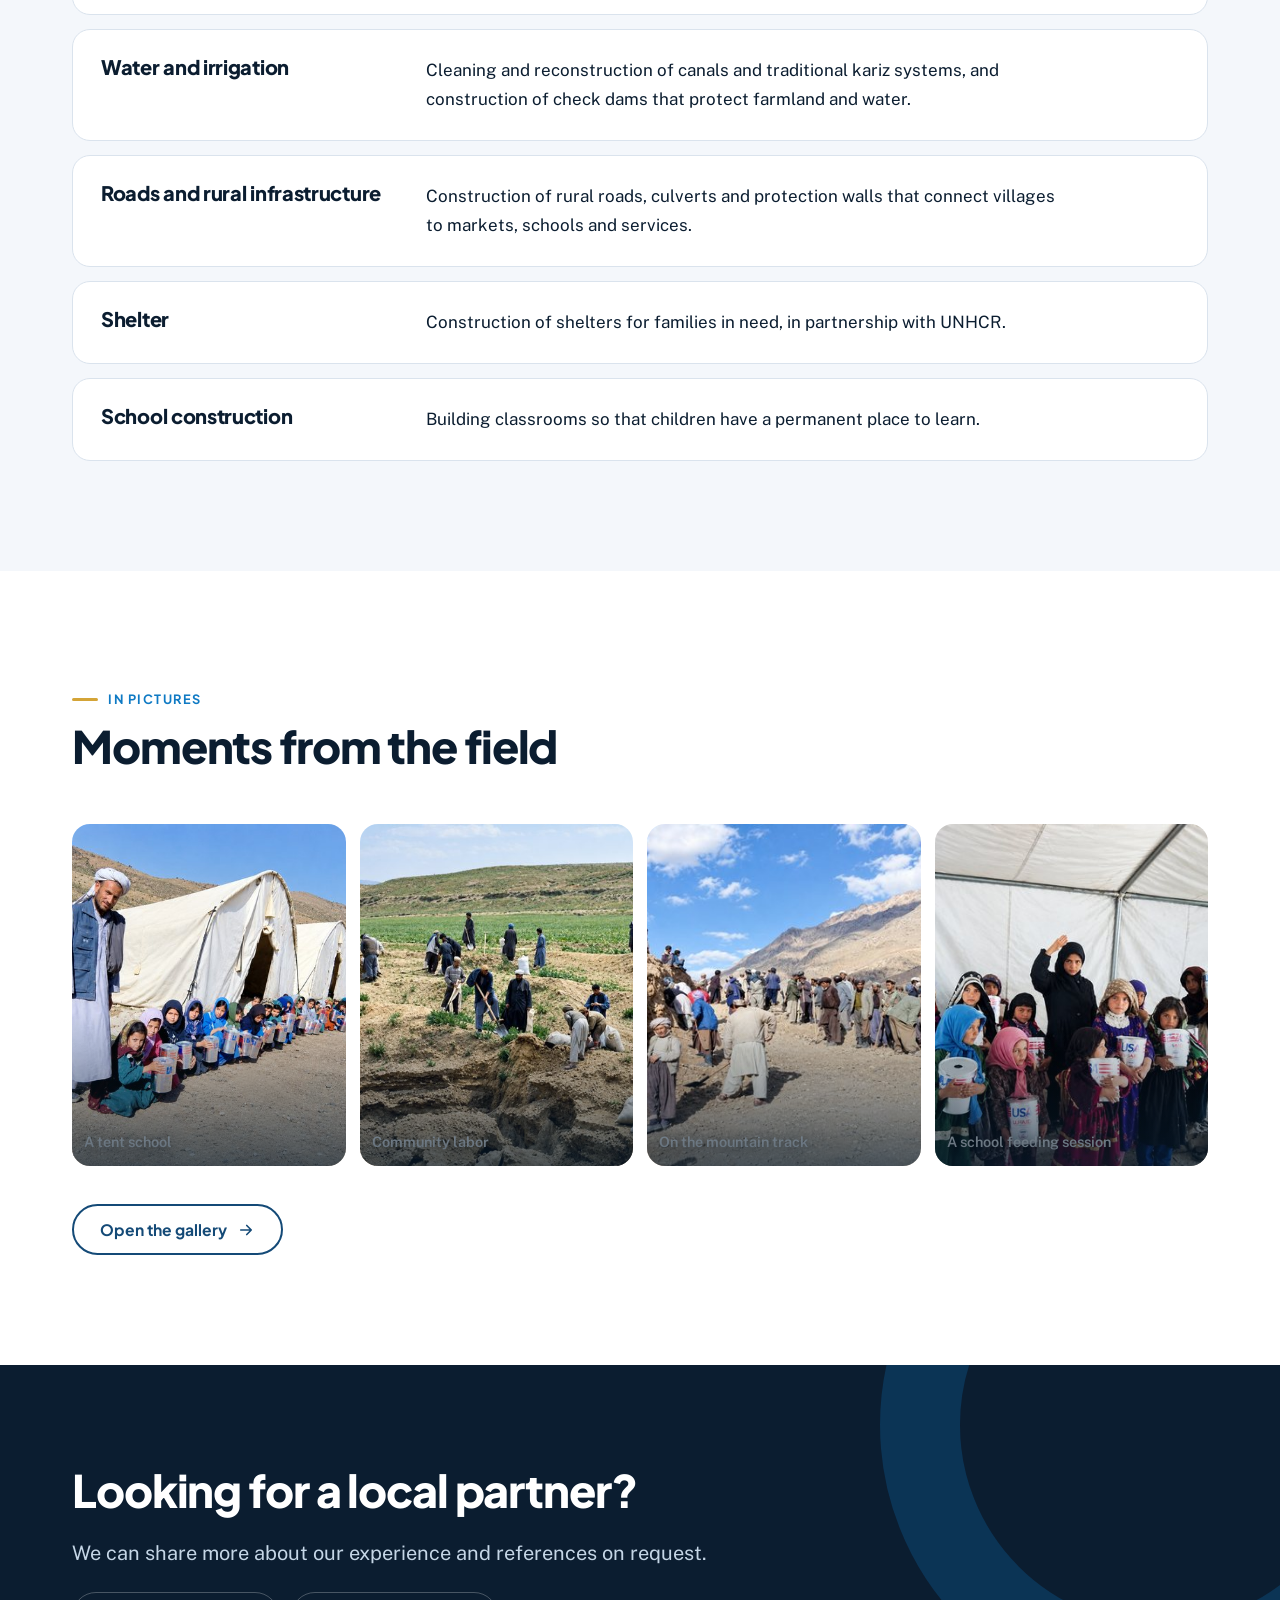
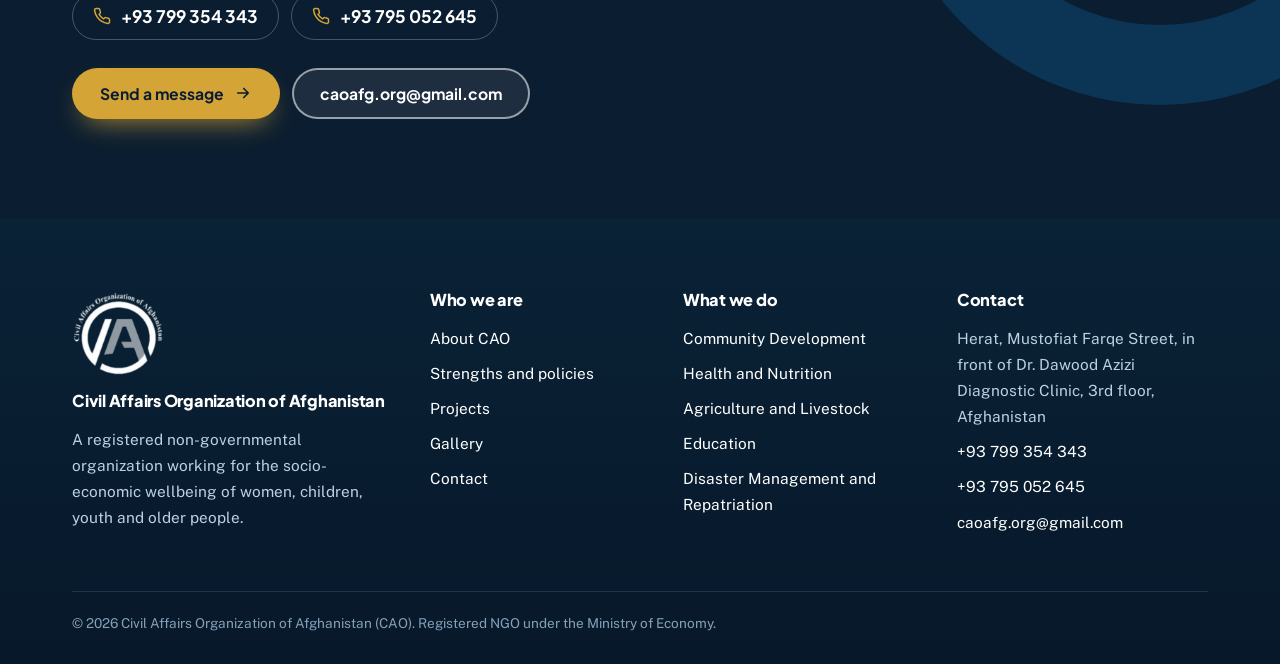
<file: projects.html>
<!DOCTYPE html>
<html lang="en">
<head>
<meta charset="utf-8">
<meta name="viewport" content="width=device-width, initial-scale=1, viewport-fit=cover">
<title>Projects | Civil Affairs Organization of Afghanistan</title>
<meta name="description" content="Projects delivered by CAO with UN agencies, international NGOs and embassies: food security, water, roads, shelter and education.">
<meta name="theme-color" content="#0b2c49">
<meta property="og:type" content="website">
<meta property="og:title" content="Projects | Civil Affairs Organization of Afghanistan">
<meta property="og:description" content="Projects delivered by CAO with UN agencies, international NGOs and embassies: food security, water, roads, shelter and education.">
<link rel="icon" type="image/png" sizes="48x48" href="favicon-48.png">
<link rel="icon" type="image/png" sizes="192x192" href="favicon.png">
<link rel="apple-touch-icon" href="apple-touch-icon.png">
<link rel="preconnect" href="https://fonts.googleapis.com">
<link rel="preconnect" href="https://fonts.gstatic.com" crossorigin>
<link href="https://fonts.googleapis.com/css2?family=Plus+Jakarta+Sans:wght@500;600;700;800&family=Public+Sans:wght@400;500;600&display=swap" rel="stylesheet">
<link rel="stylesheet" href="style.css">
<script>document.documentElement.className+=' js'</script>
</head>
<body>
<div id="progress" aria-hidden="true"></div>
<a class="skip" href="#main">Skip to content</a>
<header class="site-header"><div class="wrap">
<a class="brand" href="index.html"><img src="logo.png" width="62" height="57" alt="CAO logo"><span><b>Civil Affairs Organization of Afghanistan</b><small>CAO · Registered NGO · Herat</small></span></a>
<button class="menu-btn" type="button" aria-expanded="false" aria-controls="nav" aria-label="Menu"><span></span></button>
<nav class="nav" id="nav" aria-label="Main"><ul><li><a href="index.html">Home</a></li><li class="has-sub"><button class="sub-btn" type="button" aria-expanded="false">Who We Are</button><ul class="sub"><li><a href="about.html">About CAO</a></li><li><a href="strengths.html">Strengths and Policies</a></li></ul></li><li class="has-sub"><button class="sub-btn" type="button" aria-expanded="false">What We Do</button><ul class="sub"><li><a href="what-we-do.html">Overview</a></li><li><a href="community-development.html">Community Development</a></li><li><a href="health-nutrition.html">Health and Nutrition</a></li><li><a href="agriculture-livestock.html">Agriculture and Livestock</a></li><li><a href="education.html">Education</a></li><li><a href="disaster-management.html">Disaster Management and Repatriation</a></li></ul></li><li><a href="projects.html" aria-current="page">Projects</a></li><li><a href="gallery.html">Gallery</a></li><li><a href="contact.html" class="nav-cta">Contact</a></li></ul></nav>
</div></header>
<main id="main">
<section class="phead" style="padding-bottom:clamp(54px,8vw,90px)"><div class="bg"><img src="community-work-1600.jpg" srcset="community-work-640.jpg 640w, community-work-1200.jpg 1200w, community-work-1600.jpg 1600w" sizes="100vw" width="1600" height="830" alt="" fetchpriority="high" decoding="async"></div>
<div class="wrap"><div class="crumbs a" style="--d:50"><a href="index.html">Home</a> / Projects</div><h1 class="a" style="--d:150">Projects</h1><p class="a" style="--d:280">Practical work with communities, delivered for UN agencies, international NGOs and embassies.</p></div></section>
<section><div class="wrap two center">
<div class="rv l"><span class="kicker">Our experience</span><h2>Years of work on the ground</h2>
<p class="lead">Since its establishment, CAO has implemented a wide range of projects funded by UN agencies and other international donors, particularly in the western region.</p>
<p>Our work has reached communities in Ghor, Badghis, Nimroz and Farah provinces, with partners including FAO, the World Food Programme (WFP), UNHCR, the International Rescue Committee (IRC) and the Embassy of Japan. After a pause of some years, the organization has restarted its activities with a qualified and energetic team.</p></div>
<figure class="pic rv r"><img src="food-stores-1600.jpg" srcset="food-stores-640.jpg 640w, food-stores-1200.jpg 1200w, food-stores-1600.jpg 1483w" sizes="(min-width:900px) 50vw, 100vw" width="1483" height="1061" alt="Men carrying sacks of food on a stack of commodities" loading="lazy" decoding="async"><figcaption>Food commodities ready for distribution</figcaption></figure>
</div></section>
<section class="alt"><div class="wrap">
<div class="sec-head rv"><span class="kicker">Delivered</span><h2>What our projects have delivered</h2></div>
<ul class="rows stagger">
<li class="rv"><h3>Food security and agriculture</h3><p>Distribution of improved wheat seed, fertilizer, wheat and cooking oil to farming families.</p></li>
<li class="rv"><h3>Food for education</h3><p>Food support linked to schooling and training, and distribution of school books.</p></li>
<li class="rv"><h3>Water and irrigation</h3><p>Cleaning and reconstruction of canals and traditional kariz systems, and construction of check dams that protect farmland and water.</p></li>
<li class="rv"><h3>Roads and rural infrastructure</h3><p>Construction of rural roads, culverts and protection walls that connect villages to markets, schools and services.</p></li>
<li class="rv"><h3>Shelter</h3><p>Construction of shelters for families in need, in partnership with UNHCR.</p></li>
<li class="rv"><h3>School construction</h3><p>Building classrooms so that children have a permanent place to learn.</p></li>
</ul></div></section>
<section><div class="wrap">
<div class="sec-head rv"><span class="kicker">In pictures</span><h2>Moments from the field</h2></div>
<div class="strip rv">
<figure><img src="tent-school-line-1600.jpg" srcset="tent-school-line-640.jpg 640w, tent-school-line-1200.jpg 1200w, tent-school-line-1600.jpg 1433w" sizes="(min-width:900px) 24vw, 78vw" width="1433" height="1098" alt="Children seated beside tent classrooms" loading="lazy" decoding="async"><figcaption>A tent school</figcaption></figure>
<figure><img src="field-works-1600.jpg" srcset="field-works-640.jpg 640w, field-works-1200.jpg 1200w, field-works-1600.jpg 1498w" sizes="(min-width:900px) 24vw, 78vw" width="1498" height="1050" alt="Villagers working together in a field" loading="lazy" decoding="async"><figcaption>Community labor</figcaption></figure>
<figure><img src="mountain-community-1600.jpg" srcset="mountain-community-640.jpg 640w, mountain-community-1200.jpg 1200w, mountain-community-1600.jpg 1600w" sizes="(min-width:900px) 24vw, 78vw" width="1600" height="916" alt="Villagers along a mountain track" loading="lazy" decoding="async"><figcaption>On the mountain track</figcaption></figure>
<figure><img src="tent-school-children-1600.jpg" srcset="tent-school-children-640.jpg 640w, tent-school-children-1200.jpg 1200w, tent-school-children-1600.jpg 1600w" sizes="(min-width:900px) 24vw, 78vw" width="1600" height="981" alt="Girls at a tent school" loading="lazy" decoding="async"><figcaption>A school feeding session</figcaption></figure>
</div><div class="btns"><a class="btn btn-line" href="gallery.html">Open the gallery <svg viewBox="0 0 24 24" fill="none" stroke="currentColor" stroke-width="2.2" stroke-linecap="round" stroke-linejoin="round" aria-hidden="true"><path d="M5 12h14M13 6l6 6-6 6"/></svg></a></div></div></section>
<section class="cta"><div class="wrap"><div class="rv"><h2>Looking for a local partner?</h2><p class="lead" style="color:#c5d6e6">We can share more about our experience and references on request.</p>
<div class="nums"><a href="tel:+93799354343"><svg viewBox="0 0 24 24" aria-hidden="true"><path d="M22 16.9v3a2 2 0 0 1-2.200 2 19.800 19.800 0 0 1-8.600-3.100 19.500 19.500 0 0 1-6-6A19.800 19.800 0 0 1 2.100 4.200 2 2 0 0 1 4.100 2h3a2 2 0 0 1 2 1.700c.1 1 .4 1.900.7 2.800a2 2 0 0 1-.5 2.100L8.100 9.900a16 16 0 0 0 6 6l1.300-1.300a2 2 0 0 1 2.100-.4c.9.3 1.800.6 2.800.7a2 2 0 0 1 1.700 2z"/></svg>+93 799 354 343</a><a href="tel:+93795052645"><svg viewBox="0 0 24 24" aria-hidden="true"><path d="M22 16.9v3a2 2 0 0 1-2.200 2 19.800 19.800 0 0 1-8.600-3.100 19.500 19.500 0 0 1-6-6A19.800 19.800 0 0 1 2.100 4.200 2 2 0 0 1 4.100 2h3a2 2 0 0 1 2 1.700c.1 1 .4 1.900.7 2.800a2 2 0 0 1-.5 2.100L8.100 9.900a16 16 0 0 0 6 6l1.300-1.300a2 2 0 0 1 2.100-.4c.9.3 1.800.6 2.800.7a2 2 0 0 1 1.700 2z"/></svg>+93 795 052 645</a></div>
<div class="btns"><a class="btn btn-primary" href="contact.html">Send a message <svg viewBox="0 0 24 24" fill="none" stroke="currentColor" stroke-width="2.2" stroke-linecap="round" stroke-linejoin="round" aria-hidden="true"><path d="M5 12h14M13 6l6 6-6 6"/></svg></a><a class="btn btn-ghost" href="mailto:caoafg.org@gmail.com">caoafg.org@gmail.com</a></div></div></div></section>

</main>
<footer class="site-footer"><div class="wrap">
<div class="foot">
<div><img src="logo-white.png" width="92" height="85" alt="CAO logo" loading="lazy"><h3>Civil Affairs Organization of Afghanistan</h3>
<p>A registered non-governmental organization working for the socio-economic wellbeing of women, children, youth and older people.</p></div>
<div><h3>Who we are</h3><ul><li><a href="about.html">About CAO</a></li><li><a href="strengths.html">Strengths and policies</a></li><li><a href="projects.html">Projects</a></li><li><a href="gallery.html">Gallery</a></li><li><a href="contact.html">Contact</a></li></ul></div>
<div><h3>What we do</h3><ul><li><a href="community-development.html">Community Development</a></li><li><a href="health-nutrition.html">Health and Nutrition</a></li><li><a href="agriculture-livestock.html">Agriculture and Livestock</a></li><li><a href="education.html">Education</a></li><li><a href="disaster-management.html">Disaster Management and Repatriation</a></li></ul></div>
<div><h3>Contact</h3><ul>
<li>Herat, Mustofiat Farqe Street, in front of Dr. Dawood Azizi Diagnostic Clinic, 3rd floor, Afghanistan</li>
<li><a href="tel:+93799354343">+93 799 354 343</a></li><li><a href="tel:+93795052645">+93 795 052 645</a></li>
<li><a href="mailto:caoafg.org@gmail.com">caoafg.org@gmail.com</a></li></ul></div>
</div>
<div class="legal">© <span id="yr">2026</span> Civil Affairs Organization of Afghanistan (CAO). Registered NGO under the Ministry of Economy.</div>
</div></footer>
<button id="top" type="button" aria-label="Back to top"><svg viewBox="0 0 24 24"><path d="M12 19V5M5 12l7-7 7 7"/></svg></button>
<script src="main.js" defer></script>
</body></html>
</file>
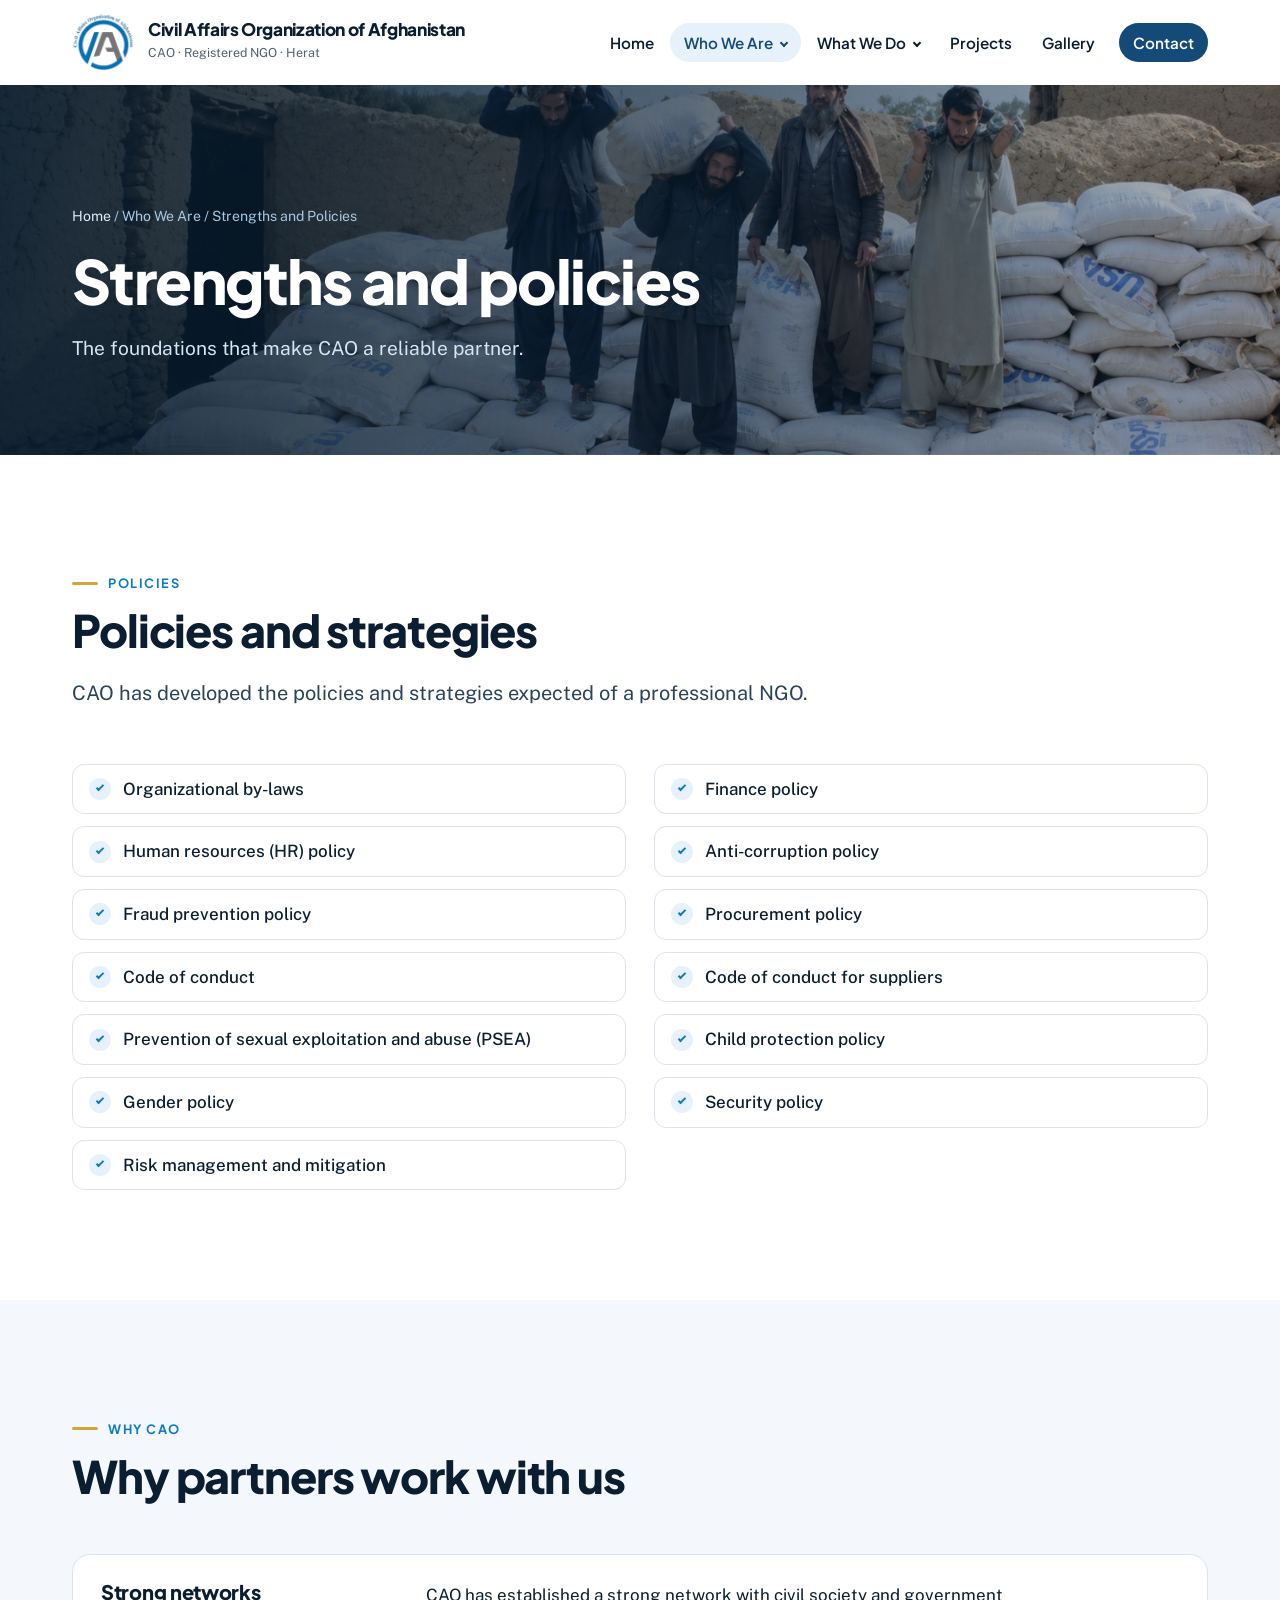
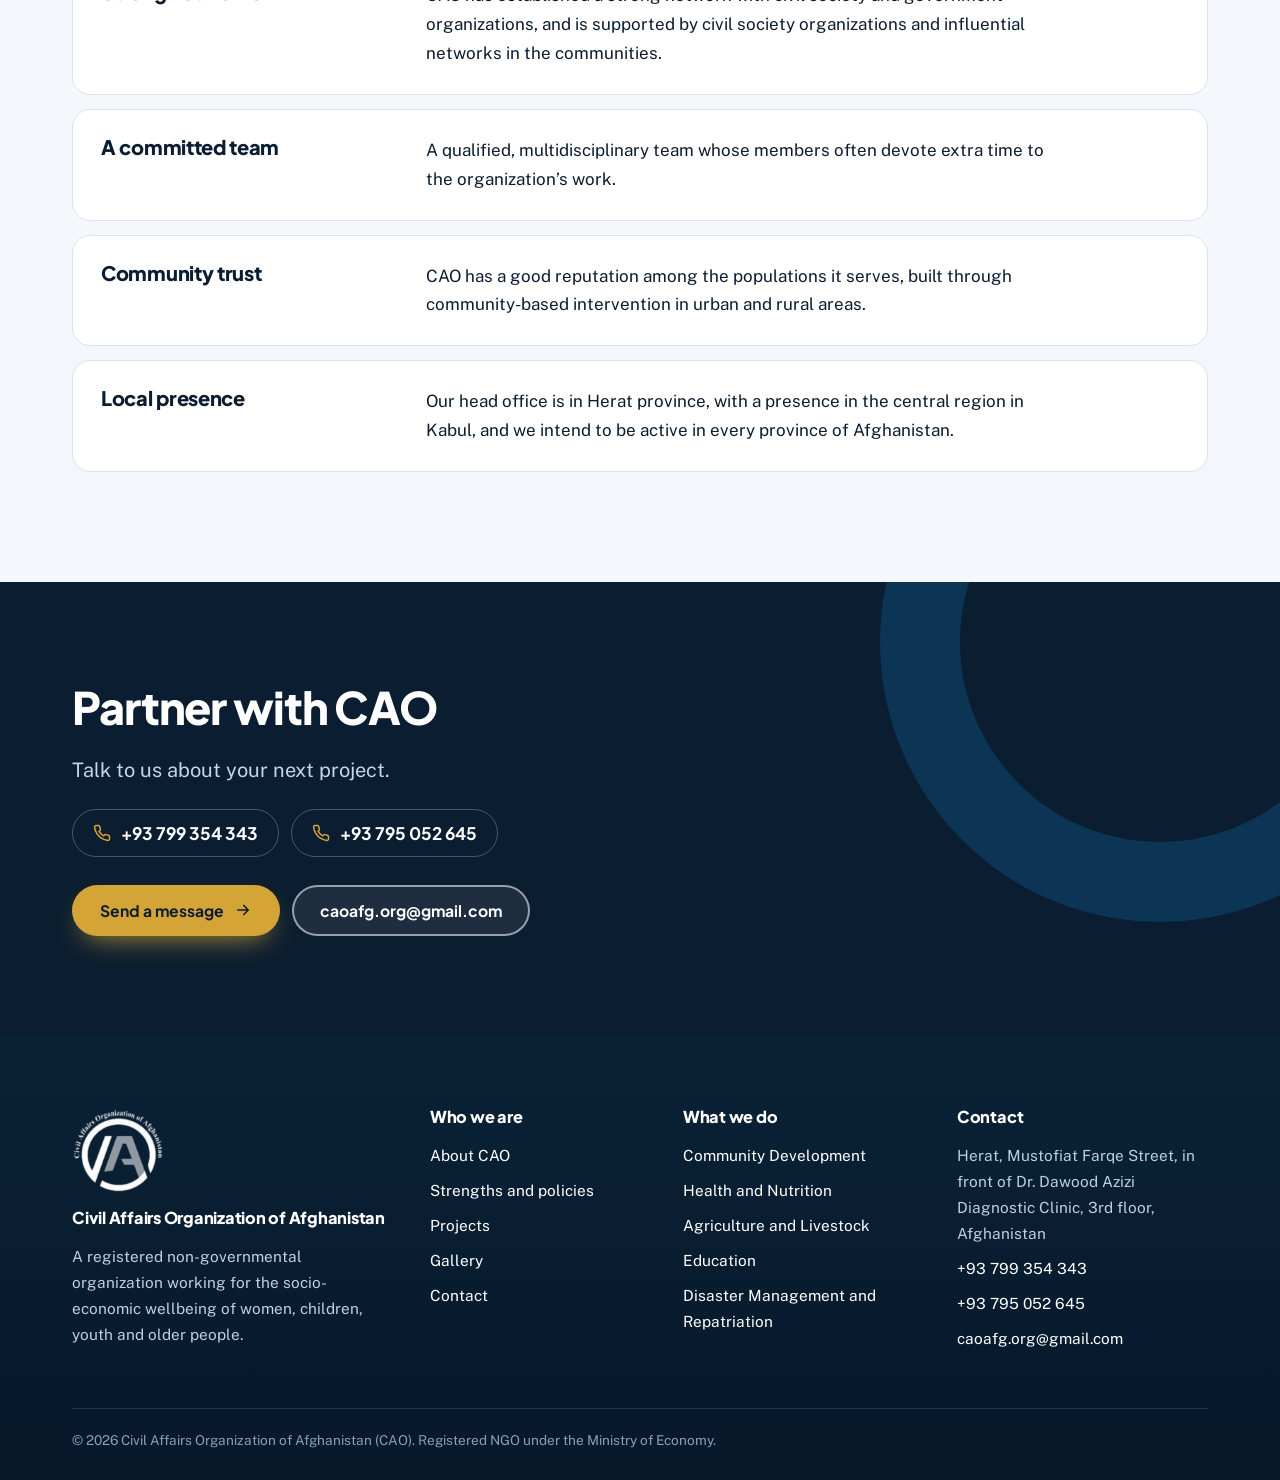
<file: strengths.html>
<!DOCTYPE html>
<html lang="en">
<head>
<meta charset="utf-8">
<meta name="viewport" content="width=device-width, initial-scale=1, viewport-fit=cover">
<title>Strengths and Policies | Civil Affairs Organization of Afghanistan</title>
<meta name="description" content="CAO’s policies, partnerships, team and reputation.">
<meta name="theme-color" content="#0b2c49">
<meta property="og:type" content="website">
<meta property="og:title" content="Strengths and Policies | Civil Affairs Organization of Afghanistan">
<meta property="og:description" content="CAO’s policies, partnerships, team and reputation.">
<link rel="icon" type="image/png" sizes="48x48" href="favicon-48.png">
<link rel="icon" type="image/png" sizes="192x192" href="favicon.png">
<link rel="apple-touch-icon" href="apple-touch-icon.png">
<link rel="preconnect" href="https://fonts.googleapis.com">
<link rel="preconnect" href="https://fonts.gstatic.com" crossorigin>
<link href="https://fonts.googleapis.com/css2?family=Plus+Jakarta+Sans:wght@500;600;700;800&family=Public+Sans:wght@400;500;600&display=swap" rel="stylesheet">
<link rel="stylesheet" href="style.css">
<script>document.documentElement.className+=' js'</script>
</head>
<body>
<div id="progress" aria-hidden="true"></div>
<a class="skip" href="#main">Skip to content</a>
<header class="site-header"><div class="wrap">
<a class="brand" href="index.html"><img src="logo.png" width="62" height="57" alt="CAO logo"><span><b>Civil Affairs Organization of Afghanistan</b><small>CAO · Registered NGO · Herat</small></span></a>
<button class="menu-btn" type="button" aria-expanded="false" aria-controls="nav" aria-label="Menu"><span></span></button>
<nav class="nav" id="nav" aria-label="Main"><ul><li><a href="index.html">Home</a></li><li class="has-sub here"><button class="sub-btn" type="button" aria-expanded="false">Who We Are</button><ul class="sub"><li><a href="about.html">About CAO</a></li><li><a href="strengths.html" aria-current="page">Strengths and Policies</a></li></ul></li><li class="has-sub"><button class="sub-btn" type="button" aria-expanded="false">What We Do</button><ul class="sub"><li><a href="what-we-do.html">Overview</a></li><li><a href="community-development.html">Community Development</a></li><li><a href="health-nutrition.html">Health and Nutrition</a></li><li><a href="agriculture-livestock.html">Agriculture and Livestock</a></li><li><a href="education.html">Education</a></li><li><a href="disaster-management.html">Disaster Management and Repatriation</a></li></ul></li><li><a href="projects.html">Projects</a></li><li><a href="gallery.html">Gallery</a></li><li><a href="contact.html" class="nav-cta">Contact</a></li></ul></nav>
</div></header>
<main id="main">
<section class="phead" style="padding-bottom:clamp(54px,8vw,90px)"><div class="bg"><img src="food-stores-1600.jpg" srcset="food-stores-640.jpg 640w, food-stores-1200.jpg 1200w, food-stores-1600.jpg 1483w" sizes="100vw" width="1483" height="1061" alt="" fetchpriority="high" decoding="async"></div>
<div class="wrap"><div class="crumbs a" style="--d:50"><a href="index.html">Home</a> / Who We Are / Strengths and Policies</div><h1 class="a" style="--d:150">Strengths and policies</h1><p class="a" style="--d:280">The foundations that make CAO a reliable partner.</p></div></section>
<section><div class="wrap">
<div class="sec-head rv"><span class="kicker">Policies</span><h2>Policies and strategies</h2><p class="lead">CAO has developed the policies and strategies expected of a professional NGO.</p></div>
<ul class="checks stagger"><li class="rv">Organizational by-laws</li><li class="rv">Finance policy</li><li class="rv">Human resources (HR) policy</li><li class="rv">Anti-corruption policy</li><li class="rv">Fraud prevention policy</li><li class="rv">Procurement policy</li><li class="rv">Code of conduct</li><li class="rv">Code of conduct for suppliers</li><li class="rv">Prevention of sexual exploitation and abuse (PSEA)</li><li class="rv">Child protection policy</li><li class="rv">Gender policy</li><li class="rv">Security policy</li><li class="rv">Risk management and mitigation</li></ul>
</div></section>
<section class="alt"><div class="wrap">
<div class="sec-head rv"><span class="kicker">Why CAO</span><h2>Why partners work with us</h2></div>
<ul class="rows stagger">
<li class="rv"><h3>Strong networks</h3><p>CAO has established a strong network with civil society and government organizations, and is supported by civil society organizations and influential networks in the communities.</p></li>
<li class="rv"><h3>A committed team</h3><p>A qualified, multidisciplinary team whose members often devote extra time to the organization’s work.</p></li>
<li class="rv"><h3>Community trust</h3><p>CAO has a good reputation among the populations it serves, built through community-based intervention in urban and rural areas.</p></li>
<li class="rv"><h3>Local presence</h3><p>Our head office is in Herat province, with a presence in the central region in Kabul, and we intend to be active in every province of Afghanistan.</p></li>
</ul></div></section>
<section class="cta"><div class="wrap"><div class="rv"><h2>Partner with CAO</h2><p class="lead" style="color:#c5d6e6">Talk to us about your next project.</p>
<div class="nums"><a href="tel:+93799354343"><svg viewBox="0 0 24 24" aria-hidden="true"><path d="M22 16.9v3a2 2 0 0 1-2.200 2 19.800 19.800 0 0 1-8.600-3.100 19.500 19.500 0 0 1-6-6A19.800 19.800 0 0 1 2.100 4.200 2 2 0 0 1 4.100 2h3a2 2 0 0 1 2 1.700c.1 1 .4 1.900.7 2.800a2 2 0 0 1-.5 2.100L8.100 9.900a16 16 0 0 0 6 6l1.300-1.300a2 2 0 0 1 2.100-.4c.9.3 1.800.6 2.800.7a2 2 0 0 1 1.700 2z"/></svg>+93 799 354 343</a><a href="tel:+93795052645"><svg viewBox="0 0 24 24" aria-hidden="true"><path d="M22 16.9v3a2 2 0 0 1-2.200 2 19.800 19.800 0 0 1-8.600-3.100 19.500 19.500 0 0 1-6-6A19.800 19.800 0 0 1 2.100 4.200 2 2 0 0 1 4.100 2h3a2 2 0 0 1 2 1.700c.1 1 .4 1.900.7 2.800a2 2 0 0 1-.5 2.100L8.100 9.900a16 16 0 0 0 6 6l1.300-1.300a2 2 0 0 1 2.100-.4c.9.3 1.800.6 2.800.7a2 2 0 0 1 1.700 2z"/></svg>+93 795 052 645</a></div>
<div class="btns"><a class="btn btn-primary" href="contact.html">Send a message <svg viewBox="0 0 24 24" fill="none" stroke="currentColor" stroke-width="2.2" stroke-linecap="round" stroke-linejoin="round" aria-hidden="true"><path d="M5 12h14M13 6l6 6-6 6"/></svg></a><a class="btn btn-ghost" href="mailto:caoafg.org@gmail.com">caoafg.org@gmail.com</a></div></div></div></section>

</main>
<footer class="site-footer"><div class="wrap">
<div class="foot">
<div><img src="logo-white.png" width="92" height="85" alt="CAO logo" loading="lazy"><h3>Civil Affairs Organization of Afghanistan</h3>
<p>A registered non-governmental organization working for the socio-economic wellbeing of women, children, youth and older people.</p></div>
<div><h3>Who we are</h3><ul><li><a href="about.html">About CAO</a></li><li><a href="strengths.html">Strengths and policies</a></li><li><a href="projects.html">Projects</a></li><li><a href="gallery.html">Gallery</a></li><li><a href="contact.html">Contact</a></li></ul></div>
<div><h3>What we do</h3><ul><li><a href="community-development.html">Community Development</a></li><li><a href="health-nutrition.html">Health and Nutrition</a></li><li><a href="agriculture-livestock.html">Agriculture and Livestock</a></li><li><a href="education.html">Education</a></li><li><a href="disaster-management.html">Disaster Management and Repatriation</a></li></ul></div>
<div><h3>Contact</h3><ul>
<li>Herat, Mustofiat Farqe Street, in front of Dr. Dawood Azizi Diagnostic Clinic, 3rd floor, Afghanistan</li>
<li><a href="tel:+93799354343">+93 799 354 343</a></li><li><a href="tel:+93795052645">+93 795 052 645</a></li>
<li><a href="mailto:caoafg.org@gmail.com">caoafg.org@gmail.com</a></li></ul></div>
</div>
<div class="legal">© <span id="yr">2026</span> Civil Affairs Organization of Afghanistan (CAO). Registered NGO under the Ministry of Economy.</div>
</div></footer>
<button id="top" type="button" aria-label="Back to top"><svg viewBox="0 0 24 24"><path d="M12 19V5M5 12l7-7 7 7"/></svg></button>
<script src="main.js" defer></script>
</body></html>
</file>
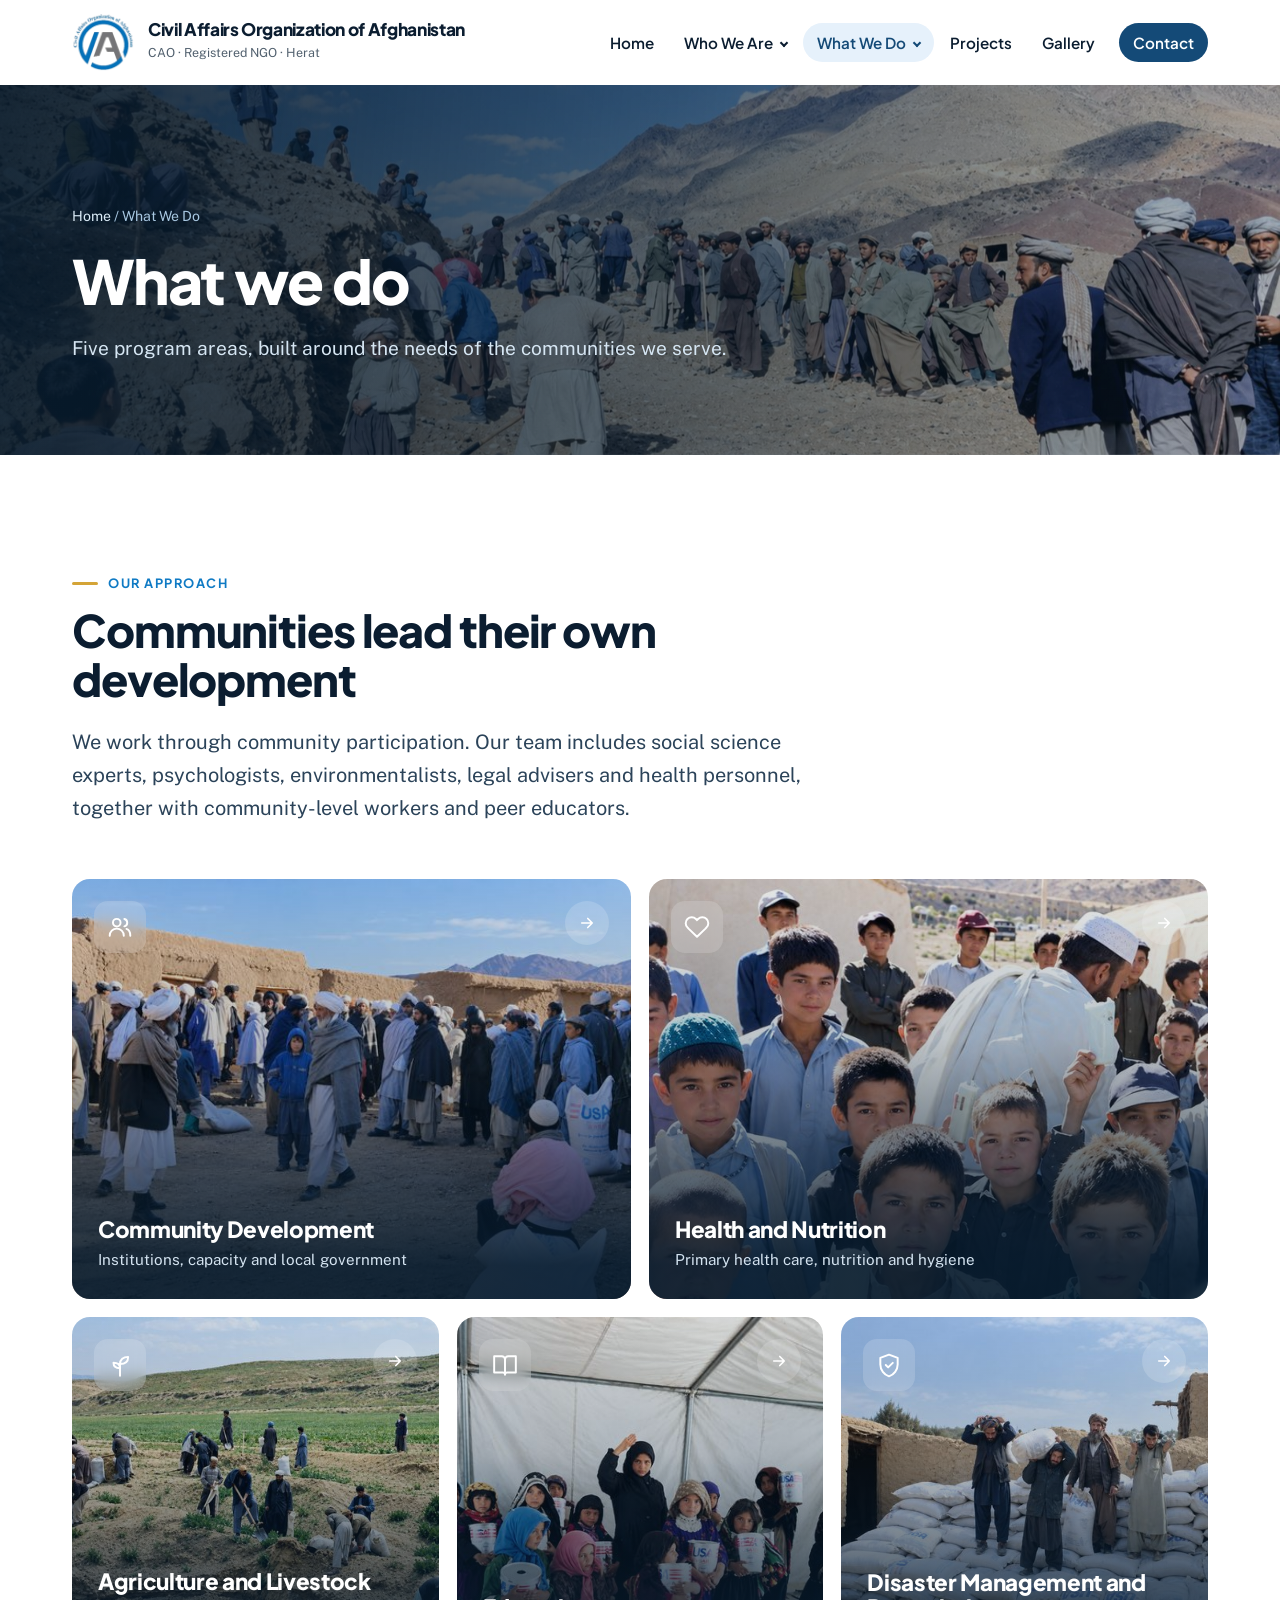
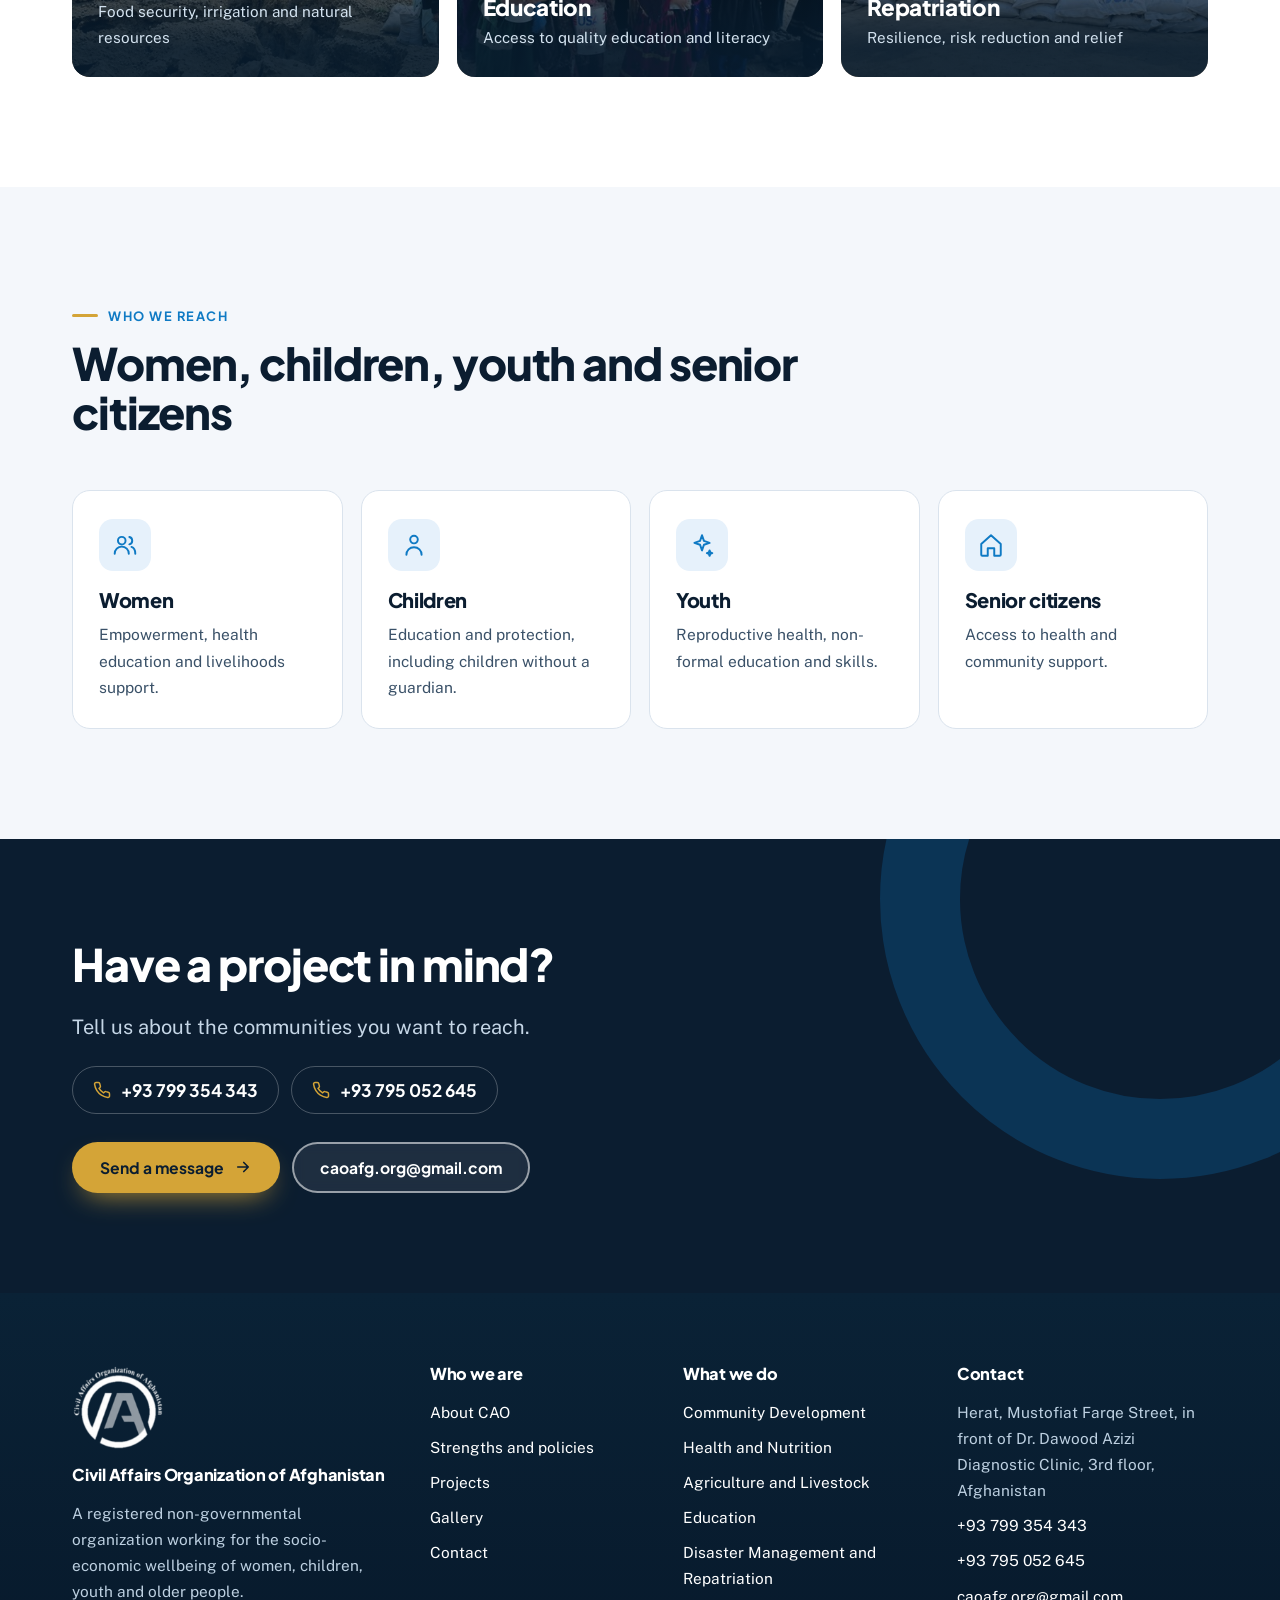
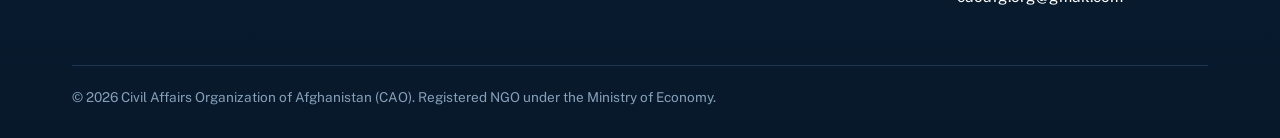
<file: what-we-do.html>
<!DOCTYPE html>
<html lang="en">
<head>
<meta charset="utf-8">
<meta name="viewport" content="width=device-width, initial-scale=1, viewport-fit=cover">
<title>What We Do | Civil Affairs Organization of Afghanistan</title>
<meta name="description" content="CAO’s five program areas: community development, health and nutrition, agriculture and livestock, education, and disaster management and repatriation.">
<meta name="theme-color" content="#0b2c49">
<meta property="og:type" content="website">
<meta property="og:title" content="What We Do | Civil Affairs Organization of Afghanistan">
<meta property="og:description" content="CAO’s five program areas: community development, health and nutrition, agriculture and livestock, education, and disaster management and repatriation.">
<link rel="icon" type="image/png" sizes="48x48" href="favicon-48.png">
<link rel="icon" type="image/png" sizes="192x192" href="favicon.png">
<link rel="apple-touch-icon" href="apple-touch-icon.png">
<link rel="preconnect" href="https://fonts.googleapis.com">
<link rel="preconnect" href="https://fonts.gstatic.com" crossorigin>
<link href="https://fonts.googleapis.com/css2?family=Plus+Jakarta+Sans:wght@500;600;700;800&family=Public+Sans:wght@400;500;600&display=swap" rel="stylesheet">
<link rel="stylesheet" href="style.css">
<script>document.documentElement.className+=' js'</script>
</head>
<body>
<div id="progress" aria-hidden="true"></div>
<a class="skip" href="#main">Skip to content</a>
<header class="site-header"><div class="wrap">
<a class="brand" href="index.html"><img src="logo.png" width="62" height="57" alt="CAO logo"><span><b>Civil Affairs Organization of Afghanistan</b><small>CAO · Registered NGO · Herat</small></span></a>
<button class="menu-btn" type="button" aria-expanded="false" aria-controls="nav" aria-label="Menu"><span></span></button>
<nav class="nav" id="nav" aria-label="Main"><ul><li><a href="index.html">Home</a></li><li class="has-sub"><button class="sub-btn" type="button" aria-expanded="false">Who We Are</button><ul class="sub"><li><a href="about.html">About CAO</a></li><li><a href="strengths.html">Strengths and Policies</a></li></ul></li><li class="has-sub here"><button class="sub-btn" type="button" aria-expanded="false">What We Do</button><ul class="sub"><li><a href="what-we-do.html" aria-current="page">Overview</a></li><li><a href="community-development.html">Community Development</a></li><li><a href="health-nutrition.html">Health and Nutrition</a></li><li><a href="agriculture-livestock.html">Agriculture and Livestock</a></li><li><a href="education.html">Education</a></li><li><a href="disaster-management.html">Disaster Management and Repatriation</a></li></ul></li><li><a href="projects.html">Projects</a></li><li><a href="gallery.html">Gallery</a></li><li><a href="contact.html" class="nav-cta">Contact</a></li></ul></nav>
</div></header>
<main id="main">
<section class="phead" style="padding-bottom:clamp(54px,8vw,90px)"><div class="bg"><img src="mountain-community-1600.jpg" srcset="mountain-community-640.jpg 640w, mountain-community-1200.jpg 1200w, mountain-community-1600.jpg 1600w" sizes="100vw" width="1600" height="916" alt="" fetchpriority="high" decoding="async"></div>
<div class="wrap"><div class="crumbs a" style="--d:50"><a href="index.html">Home</a> / What We Do</div><h1 class="a" style="--d:150">What we do</h1><p class="a" style="--d:280">Five program areas, built around the needs of the communities we serve.</p></div></section>
<section><div class="wrap">
<div class="sec-head rv"><span class="kicker">Our approach</span><h2>Communities lead their own development</h2><p class="lead">We work through community participation. Our team includes social science experts, psychologists, environmentalists, legal advisers and health personnel, together with community-level workers and peer educators.</p></div>
<div class="tiles"><a class="tile w rv z" href="community-development.html"><img src="village-gathering-1600.jpg" srcset="village-gathering-640.jpg 640w, village-gathering-1200.jpg 1200w, village-gathering-1600.jpg 1592w" sizes="(min-width:900px) 40vw, 100vw" width="1592" height="988" alt="" loading="lazy" decoding="async"><span class="ico"><svg viewBox="0 0 24 24" aria-hidden="true"><circle cx="9" cy="8" r="3.5"/><path d="M2.5 20c0-3.6 2.9-6.5 6.5-6.5s6.5 2.9 6.5 6.5"/><path d="M16 4.6a3.5 3.5 0 0 1 0 6.8M18 13.8c2.2.8 3.5 3 3.5 6.2"/></svg></span><span class="go"><svg viewBox="0 0 24 24" fill="none" stroke="currentColor" stroke-width="2.2" stroke-linecap="round" stroke-linejoin="round" aria-hidden="true"><path d="M5 12h14M13 6l6 6-6 6"/></svg></span><span class="in"><h3>Community Development</h3><p>Institutions, capacity and local government</p></span></a><a class="tile w rv z" href="health-nutrition.html"><img src="school-feeding-1600.jpg" srcset="school-feeding-640.jpg 640w, school-feeding-1600.jpg 900w" sizes="(min-width:900px) 40vw, 100vw" width="900" height="745" alt="" loading="lazy" decoding="async"><span class="ico"><svg viewBox="0 0 24 24" aria-hidden="true"><path d="M20.8 4.6a5.5 5.5 0 0 0-7.8 0L12 5.7l-1-1.1a5.5 5.5 0 0 0-7.8 7.8l1 1.1L12 21l7.8-7.5 1-1.1a5.5 5.5 0 0 0 0-7.8z"/></svg></span><span class="go"><svg viewBox="0 0 24 24" fill="none" stroke="currentColor" stroke-width="2.2" stroke-linecap="round" stroke-linejoin="round" aria-hidden="true"><path d="M5 12h14M13 6l6 6-6 6"/></svg></span><span class="in"><h3>Health and Nutrition</h3><p>Primary health care, nutrition and hygiene</p></span></a><a class="tile rv z" href="agriculture-livestock.html"><img src="field-works-1600.jpg" srcset="field-works-640.jpg 640w, field-works-1200.jpg 1200w, field-works-1600.jpg 1498w" sizes="(min-width:900px) 40vw, 100vw" width="1498" height="1050" alt="" loading="lazy" decoding="async"><span class="ico"><svg viewBox="0 0 24 24" aria-hidden="true"><path d="M12 22V11"/><path d="M12 11c0-4 3-6.500 7.500-6.500 0 4.200-3 6.500-7.500 6.500z"/><path d="M12 15c0-3.200-2.500-5-6-5 0 3.200 2.500 5 6 5z"/></svg></span><span class="go"><svg viewBox="0 0 24 24" fill="none" stroke="currentColor" stroke-width="2.2" stroke-linecap="round" stroke-linejoin="round" aria-hidden="true"><path d="M5 12h14M13 6l6 6-6 6"/></svg></span><span class="in"><h3>Agriculture and Livestock</h3><p>Food security, irrigation and natural resources</p></span></a><a class="tile rv z" href="education.html"><img src="tent-school-children-1600.jpg" srcset="tent-school-children-640.jpg 640w, tent-school-children-1200.jpg 1200w, tent-school-children-1600.jpg 1600w" sizes="(min-width:900px) 40vw, 100vw" width="1600" height="981" alt="" loading="lazy" decoding="async"><span class="ico"><svg viewBox="0 0 24 24" aria-hidden="true"><path d="M2 4h7a3 3 0 0 1 3 3v14a2 2 0 0 0-2-2H2zM22 4h-7a3 3 0 0 0-3 3v14a2 2 0 0 1 2-2h8z"/></svg></span><span class="go"><svg viewBox="0 0 24 24" fill="none" stroke="currentColor" stroke-width="2.2" stroke-linecap="round" stroke-linejoin="round" aria-hidden="true"><path d="M5 12h14M13 6l6 6-6 6"/></svg></span><span class="in"><h3>Education</h3><p>Access to quality education and literacy</p></span></a><a class="tile rv z" href="disaster-management.html"><img src="food-stores-1600.jpg" srcset="food-stores-640.jpg 640w, food-stores-1200.jpg 1200w, food-stores-1600.jpg 1483w" sizes="(min-width:900px) 40vw, 100vw" width="1483" height="1061" alt="" loading="lazy" decoding="async"><span class="ico"><svg viewBox="0 0 24 24" aria-hidden="true"><path d="M12 2.500l8 3v6c0 5-3.500 9.500-8 11-4.500-1.500-8-6-8-11v-6z"/><path d="M9 12l2.200 2.200L15.500 10"/></svg></span><span class="go"><svg viewBox="0 0 24 24" fill="none" stroke="currentColor" stroke-width="2.2" stroke-linecap="round" stroke-linejoin="round" aria-hidden="true"><path d="M5 12h14M13 6l6 6-6 6"/></svg></span><span class="in"><h3>Disaster Management and Repatriation</h3><p>Resilience, risk reduction and relief</p></span></a></div></div></section>
<section class="alt"><div class="wrap">
<div class="sec-head rv"><span class="kicker">Who we reach</span><h2>Women, children, youth and senior citizens</h2></div>
<div class="cards stagger">
<div class="card rv"><span class="ico"><svg viewBox="0 0 24 24" aria-hidden="true"><circle cx="9" cy="8" r="3.5"/><path d="M2.5 20c0-3.6 2.9-6.5 6.5-6.5s6.5 2.9 6.5 6.5"/><path d="M16 4.6a3.5 3.5 0 0 1 0 6.8M18 13.8c2.2.8 3.5 3 3.5 6.2"/></svg></span><h3>Women</h3><p>Empowerment, health education and livelihoods support.</p></div>
<div class="card rv"><span class="ico"><svg viewBox="0 0 24 24" aria-hidden="true"><circle cx="12" cy="7" r="3.500"/><path d="M5 21c0-4 3-7 7-7s7 3 7 7"/></svg></span><h3>Children</h3><p>Education and protection, including children without a guardian.</p></div>
<div class="card rv"><span class="ico"><svg viewBox="0 0 24 24" aria-hidden="true"><path d="M12 3l1.800 5.200L19 10l-5.200 1.800L12 17l-1.800-5.200L5 10l5.200-1.800z"/><path d="M19 17l.7 1.800L21.500 19.500l-1.800.7L19 22l-.7-1.800-1.800-.7 1.800-.7z"/></svg></span><h3>Youth</h3><p>Reproductive health, non-formal education and skills.</p></div>
<div class="card rv"><span class="ico"><svg viewBox="0 0 24 24" aria-hidden="true"><path d="M3 11l9-8 9 8v10a1 1 0 0 1-1 1h-5v-7H9v7H4a1 1 0 0 1-1-1z"/></svg></span><h3>Senior citizens</h3><p>Access to health and community support.</p></div>
</div></div></section>
<section class="cta"><div class="wrap"><div class="rv"><h2>Have a project in mind?</h2><p class="lead" style="color:#c5d6e6">Tell us about the communities you want to reach.</p>
<div class="nums"><a href="tel:+93799354343"><svg viewBox="0 0 24 24" aria-hidden="true"><path d="M22 16.9v3a2 2 0 0 1-2.200 2 19.800 19.800 0 0 1-8.600-3.100 19.500 19.500 0 0 1-6-6A19.800 19.800 0 0 1 2.100 4.200 2 2 0 0 1 4.100 2h3a2 2 0 0 1 2 1.700c.1 1 .4 1.900.7 2.800a2 2 0 0 1-.5 2.100L8.100 9.900a16 16 0 0 0 6 6l1.300-1.300a2 2 0 0 1 2.100-.4c.9.3 1.800.6 2.800.7a2 2 0 0 1 1.700 2z"/></svg>+93 799 354 343</a><a href="tel:+93795052645"><svg viewBox="0 0 24 24" aria-hidden="true"><path d="M22 16.9v3a2 2 0 0 1-2.200 2 19.800 19.800 0 0 1-8.600-3.100 19.500 19.500 0 0 1-6-6A19.800 19.800 0 0 1 2.100 4.200 2 2 0 0 1 4.100 2h3a2 2 0 0 1 2 1.700c.1 1 .4 1.900.7 2.800a2 2 0 0 1-.5 2.100L8.100 9.900a16 16 0 0 0 6 6l1.300-1.300a2 2 0 0 1 2.100-.4c.9.3 1.800.6 2.800.7a2 2 0 0 1 1.700 2z"/></svg>+93 795 052 645</a></div>
<div class="btns"><a class="btn btn-primary" href="contact.html">Send a message <svg viewBox="0 0 24 24" fill="none" stroke="currentColor" stroke-width="2.2" stroke-linecap="round" stroke-linejoin="round" aria-hidden="true"><path d="M5 12h14M13 6l6 6-6 6"/></svg></a><a class="btn btn-ghost" href="mailto:caoafg.org@gmail.com">caoafg.org@gmail.com</a></div></div></div></section>

</main>
<footer class="site-footer"><div class="wrap">
<div class="foot">
<div><img src="logo-white.png" width="92" height="85" alt="CAO logo" loading="lazy"><h3>Civil Affairs Organization of Afghanistan</h3>
<p>A registered non-governmental organization working for the socio-economic wellbeing of women, children, youth and older people.</p></div>
<div><h3>Who we are</h3><ul><li><a href="about.html">About CAO</a></li><li><a href="strengths.html">Strengths and policies</a></li><li><a href="projects.html">Projects</a></li><li><a href="gallery.html">Gallery</a></li><li><a href="contact.html">Contact</a></li></ul></div>
<div><h3>What we do</h3><ul><li><a href="community-development.html">Community Development</a></li><li><a href="health-nutrition.html">Health and Nutrition</a></li><li><a href="agriculture-livestock.html">Agriculture and Livestock</a></li><li><a href="education.html">Education</a></li><li><a href="disaster-management.html">Disaster Management and Repatriation</a></li></ul></div>
<div><h3>Contact</h3><ul>
<li>Herat, Mustofiat Farqe Street, in front of Dr. Dawood Azizi Diagnostic Clinic, 3rd floor, Afghanistan</li>
<li><a href="tel:+93799354343">+93 799 354 343</a></li><li><a href="tel:+93795052645">+93 795 052 645</a></li>
<li><a href="mailto:caoafg.org@gmail.com">caoafg.org@gmail.com</a></li></ul></div>
</div>
<div class="legal">© <span id="yr">2026</span> Civil Affairs Organization of Afghanistan (CAO). Registered NGO under the Ministry of Economy.</div>
</div></footer>
<button id="top" type="button" aria-label="Back to top"><svg viewBox="0 0 24 24"><path d="M12 19V5M5 12l7-7 7 7"/></svg></button>
<script src="main.js" defer></script>
</body></html>
</file>
<file: style.css>
/* ==========================================================
   CAO – Civil Affairs Organization of Afghanistan
   Stylesheet
   ========================================================== */
:root{
  --ink:#0b1d30; --deep:#0b2c49; --navy:#144a77; --blue:#0f7ac4; --sky:#e6f1fb;
  --wheat:#d4a437; --paper:#f4f7fb; --line:#dae3ed; --slate:#51606e; --white:#fff;
  --r:18px; --r-sm:12px;
  --shadow:0 24px 60px -28px rgba(11,44,73,.45);
  --head:"Plus Jakarta Sans",system-ui,-apple-system,"Segoe UI",Roboto,Arial,sans-serif;
  --body:"Public Sans",system-ui,-apple-system,"Segoe UI",Roboto,Arial,sans-serif;
  --wrap:1200px; --ease:cubic-bezier(.2,.7,.2,1);
}
*,*:before,*:after{box-sizing:border-box}
html{overflow-x:clip;scroll-behavior:smooth;-webkit-text-size-adjust:100%;scroll-padding-top:96px}
body{margin:0;font-family:var(--body);font-size:17px;line-height:1.7;color:var(--ink);background:#fff;overflow-x:hidden;animation:pagein .6s ease both}
@keyframes pagein{from{opacity:0}to{opacity:1}}
img{max-width:100%;height:auto;display:block}
a{color:var(--navy);text-underline-offset:3px}
a:hover{color:var(--blue)}
:focus-visible{outline:3px solid var(--blue);outline-offset:3px;border-radius:4px}
.wrap{max-width:var(--wrap);margin:0 auto;padding:0 clamp(18px,4vw,32px)}
h1,h2,h3{font-family:var(--head);font-weight:800;line-height:1.1;letter-spacing:-.025em;margin:0 0 .5em}
h1{font-size:clamp(2.5rem,6vw,4.7rem)}
h2{font-size:clamp(1.9rem,3.6vw,2.8rem)}
h3{font-size:1.25rem;letter-spacing:-.015em}
p{margin:0 0 1.1em;max-width:64ch}
.lead{font-size:clamp(1.08rem,1.6vw,1.25rem);color:#2b4359;line-height:1.65}
.kicker{display:inline-flex;align-items:center;gap:10px;font:700 .8rem var(--head);letter-spacing:.12em;text-transform:uppercase;color:var(--blue);margin-bottom:14px}
.kicker:before{content:"";width:26px;height:3px;border-radius:3px;background:var(--wheat)}
.skip{position:absolute;left:-999px;top:8px;background:var(--ink);color:#fff;padding:8px 14px;z-index:200;border-radius:6px}
.skip:focus{left:8px}
#progress{position:fixed;left:0;top:0;height:3px;width:100%;background:linear-gradient(90deg,var(--blue),var(--wheat));transform:scaleX(0);transform-origin:left;z-index:120}

/* ---------- header ---------- */
.site-header{position:sticky;top:0;z-index:100;background:rgba(255,255,255,.9);-webkit-backdrop-filter:saturate(1.4) blur(14px);backdrop-filter:saturate(1.4) blur(14px);border-bottom:1px solid transparent;transition:box-shadow .3s,border-color .3s}
.site-header.scrolled{border-color:var(--line);box-shadow:0 10px 30px -18px rgba(11,44,73,.35)}
.site-header .wrap{display:flex;align-items:center;justify-content:space-between;gap:16px;min-height:84px;transition:min-height .3s}
.site-header.scrolled .wrap{min-height:70px}
.brand{display:flex;align-items:center;gap:14px;text-decoration:none;color:var(--ink);min-width:0}
.brand img{width:62px;height:auto;flex:none;transition:width .3s}
.scrolled .brand img{width:52px}
.brand b{font:800 1.08rem/1.1 var(--head);display:block;letter-spacing:-.02em}
.brand small{display:block;color:var(--slate);font-size:.78rem;margin-top:3px}
.nav>ul{display:flex;gap:2px;list-style:none;margin:0;padding:0;align-items:center}
.nav li{position:relative}
.nav a,.nav .sub-btn{white-space:nowrap;display:block;padding:10px 14px;text-decoration:none;color:var(--ink);font:600 .95rem var(--head);border:0;background:none;cursor:pointer;border-radius:999px;transition:background .2s,color .2s}
.nav a:hover,.nav .sub-btn:hover{background:var(--sky);color:var(--navy)}
.nav a[aria-current="page"],.nav li.here>.sub-btn{background:var(--sky);color:var(--navy)}
.nav a.nav-cta{background:var(--navy);color:#fff;margin-left:8px}
.nav a.nav-cta:hover{background:var(--blue);color:#fff}
.sub-btn:after{content:"";display:inline-block;width:6px;height:6px;border-right:2px solid currentColor;border-bottom:2px solid currentColor;transform:rotate(45deg);margin:0 0 3px 8px}
.nav .sub{position:absolute;left:0;top:calc(100% + 8px);min-width:300px;background:#fff;border:1px solid var(--line);border-radius:var(--r-sm);box-shadow:var(--shadow);padding:8px;list-style:none;margin:0;opacity:0;visibility:hidden;transform:translateY(8px);transition:opacity .2s,transform .2s,visibility .2s}
.nav li:hover>.sub,.nav li:focus-within>.sub,.nav li.open>.sub{opacity:1;visibility:visible;transform:none}
.nav .sub a{border-radius:8px;font-weight:500;padding:10px 14px}
.menu-btn{display:none;width:48px;height:48px;border:1px solid var(--line);border-radius:12px;background:#fff;cursor:pointer;position:relative;flex:none}
.menu-btn span,.menu-btn span:before,.menu-btn span:after{position:absolute;left:13px;width:20px;height:2px;background:var(--ink);border-radius:2px;transition:transform .3s,opacity .3s,background .3s}
.menu-btn span{top:22px}.menu-btn span:before,.menu-btn span:after{content:"";left:0}
.menu-btn span:before{top:-6px}.menu-btn span:after{top:6px}
.nav-open .menu-btn span{background:transparent}
.nav-open .menu-btn span:before{transform:translateY(6px) rotate(45deg)}
.nav-open .menu-btn span:after{transform:translateY(-6px) rotate(-45deg)}

/* ---------- buttons ---------- */
.btns{display:flex;flex-wrap:wrap;gap:12px;margin-top:28px}
.btn{display:inline-flex;align-items:center;gap:10px;padding:14px 26px;border-radius:999px;font:700 .98rem var(--head);text-decoration:none;border:2px solid transparent;transition:transform .25s var(--ease),background .25s,color .25s,box-shadow .25s}
.btn:hover{transform:translateY(-2px)}
.btn svg{width:18px;height:18px;transition:transform .25s}
.btn:hover svg{transform:translateX(4px)}
.btn-primary{background:var(--wheat);color:var(--ink);box-shadow:0 12px 28px -12px rgba(212,164,55,.9)}
.btn-primary:hover{background:#e3b64a;color:var(--ink)}
.btn-ghost{border-color:rgba(255,255,255,.55);color:#fff;background:rgba(255,255,255,.08);-webkit-backdrop-filter:blur(6px);backdrop-filter:blur(6px)}
.btn-ghost:hover{background:rgba(255,255,255,.2);color:#fff}
.btn-dark{background:var(--navy);color:#fff}
.btn-dark:hover{background:var(--ink);color:#fff}
.btn-line{border-color:var(--navy);color:var(--navy)}
.btn-line:hover{background:var(--navy);color:#fff}

/* ---------- hero ---------- */
.hero{position:relative;min-height:clamp(600px,90vh,860px);display:flex;align-items:flex-end;color:#fff;overflow:hidden;isolation:isolate}
.hero-bg{position:absolute;inset:0;z-index:-2}
.hero-bg img{width:100%;height:100%;object-fit:cover;object-position:62% 40%;transform-origin:70% 50%;animation:kb 26s ease-out both}
@keyframes kb{from{transform:scale(1.14)}to{transform:scale(1)}}
.hero:after{content:"";position:absolute;inset:0;z-index:-1;background:linear-gradient(95deg,rgba(7,27,45,.92) 0%,rgba(7,27,45,.7) 42%,rgba(7,27,45,.12) 100%),linear-gradient(0deg,rgba(7,27,45,.75),transparent 45%)}
.hero>.wrap,.phead>.wrap,.band>.wrap{width:100%}
.hero-inner{padding:130px 0 150px;max-width:760px}
.hero p{font-size:clamp(1.05rem,1.8vw,1.28rem);color:#dbe9f5;max-width:56ch}
.hero .kicker{color:#9fd0f5}
.a{opacity:0;transform:translateY(26px);animation:up .9s var(--ease) forwards;animation-delay:calc(var(--d,0)*1ms)}
@keyframes up{to{opacity:1;transform:none}}
.scroll-cue{position:absolute;right:clamp(18px,4vw,40px);bottom:104px;width:28px;height:46px;border:2px solid rgba(255,255,255,.6);border-radius:16px}
.scroll-cue:after{content:"";position:absolute;left:50%;top:8px;width:4px;height:8px;margin-left:-2px;border-radius:2px;background:#fff;animation:cue 1.8s ease-in-out infinite}
@keyframes cue{0%{opacity:0;transform:translateY(0)}30%{opacity:1}100%{opacity:0;transform:translateY(16px)}}

/* stats float */
.stats{position:relative;margin-top:-72px;z-index:5}
.stats .box{background:#fff;border-radius:var(--r);box-shadow:var(--shadow);display:grid;grid-template-columns:repeat(4,1fr);border:1px solid var(--line)}
.stats .s{padding:28px 26px;border-left:1px solid var(--line)}
.stats .s:first-child{border-left:0}
.stats b{display:block;font:800 clamp(2rem,3.4vw,2.9rem)/1 var(--head);letter-spacing:-.03em;color:var(--navy)}
.stats b i{font-style:normal;color:var(--wheat)}
.stats .s>span{display:block;margin-top:8px;color:var(--slate);font-size:.95rem;line-height:1.4}

/* marquee */
.marquee{overflow:hidden;background:var(--deep);color:#cfe3f4;padding:16px 0;white-space:nowrap;margin-top:56px}
.marquee .track{display:inline-flex;animation:mq 40s linear infinite}
.marquee:hover .track{animation-play-state:paused}
.marquee span{font:700 1.05rem var(--head);padding:0 26px;display:inline-flex;align-items:center;gap:52px}
.marquee span:after{content:"";width:8px;height:8px;border-radius:50%;background:var(--wheat)}
@keyframes mq{to{transform:translateX(-50%)}}

/* ---------- sections ---------- */
main{overflow-x:clip}
section{padding:clamp(60px,9vw,110px) 0}
.alt{background:var(--paper)}
.sec-head{max-width:760px;margin-bottom:clamp(30px,5vw,54px)}
.split{display:grid;grid-template-columns:minmax(0,1fr) minmax(0,1.5fr);gap:clamp(30px,5vw,70px);align-items:start}
.two{display:grid;grid-template-columns:minmax(0,1.15fr) minmax(0,1fr);gap:clamp(30px,5vw,70px);align-items:start}
.center{align-items:center}
.pic{margin:0;border-radius:var(--r);overflow:hidden;position:relative;box-shadow:var(--shadow)}
.pic img{width:100%}
.pic figcaption{position:absolute;left:14px;bottom:14px;background:rgba(7,27,45,.72);-webkit-backdrop-filter:blur(8px);backdrop-filter:blur(8px);color:#fff;font-size:.82rem;padding:6px 12px;border-radius:999px}
.stack{position:relative;padding-bottom:70px}
.stack .pic.b{position:absolute;left:-26px;bottom:0;width:52%;border:6px solid #fff}

/* cards */
.cards{display:grid;grid-template-columns:repeat(4,1fr);gap:18px}
.card{background:#fff;border:1px solid var(--line);border-radius:var(--r);padding:28px 26px;transition:transform .35s var(--ease),box-shadow .35s,border-color .35s}
.card:hover{transform:translateY(-6px);box-shadow:var(--shadow);border-color:transparent}
.card p{font-size:.97rem;color:#3a5168;margin:0}
.ico{width:52px;height:52px;border-radius:14px;background:var(--sky);display:grid;place-items:center;margin-bottom:18px;color:var(--blue);transition:background .3s,color .3s}
.ico svg{width:26px;height:26px;fill:none;stroke:currentColor;stroke-width:1.8;stroke-linecap:round;stroke-linejoin:round}
.card:hover .ico{background:var(--navy);color:#fff}

/* program tiles */
.tiles{display:grid;grid-template-columns:repeat(6,1fr);gap:18px}
.tile{position:relative;display:flex;flex-direction:column;justify-content:flex-end;min-height:360px;grid-column:span 2;border-radius:var(--r);overflow:hidden;color:#fff;text-decoration:none;isolation:isolate}
.tile.w{grid-column:span 3;min-height:420px}
.tile img{position:absolute;inset:0;width:100%;height:100%;object-fit:cover;z-index:-2;transition:transform 1.1s var(--ease)}
.tile:after{content:"";position:absolute;inset:0;z-index:-1;background:linear-gradient(0deg,rgba(7,27,45,.92) 8%,rgba(7,27,45,.25) 62%,rgba(7,27,45,.1))}
.tile:hover img{transform:scale(1.07)}
.tile:hover{color:#fff}
.tile .in{padding:26px}
.tile h3{margin:0 0 6px;font-size:1.4rem}
.tile p{margin:0;color:#d4e3f0;font-size:.95rem;max-width:42ch}
.tile .ico{position:absolute;top:22px;left:22px;background:rgba(255,255,255,.16);-webkit-backdrop-filter:blur(8px);backdrop-filter:blur(8px);color:#fff;margin:0}
.tile:hover .ico{background:var(--wheat);color:var(--ink)}
.tile .go{position:absolute;top:22px;right:22px;width:44px;height:44px;border-radius:50%;background:rgba(255,255,255,.16);display:grid;place-items:center;transition:background .3s,transform .3s}
.tile .go svg{width:18px;height:18px;fill:none;stroke:#fff;stroke-width:2.2}
.tile:hover .go{background:var(--wheat);transform:rotate(-45deg)}
.tile:hover .go svg{stroke:var(--ink)}

/* parallax band */
.band{position:relative;color:#fff;padding:clamp(80px,12vw,150px) 0;overflow:hidden;isolation:isolate}
.band .bg{position:absolute;left:0;right:0;top:-12%;height:124%;z-index:-2}
.band .bg img{width:100%;height:100%;object-fit:cover}
.band:after{content:"";position:absolute;inset:0;z-index:-1;background:linear-gradient(95deg,rgba(7,27,45,.9),rgba(7,27,45,.55))}
.band blockquote{margin:0;font:800 clamp(1.7rem,3.8vw,3rem)/1.18 var(--head);letter-spacing:-.025em;max-width:880px}
.band cite{display:block;margin-top:22px;font:600 1rem var(--body);color:#bcd5ea;font-style:normal}

/* regions */
.regions{display:grid;grid-template-columns:1fr 1fr;gap:18px}
.reg{background:#fff;border:1px solid var(--line);border-radius:var(--r);padding:30px}
.chips{list-style:none;margin:0;padding:0;display:flex;flex-wrap:wrap;gap:10px}
.chips li{background:var(--sky);color:var(--navy);padding:8px 16px;border-radius:999px;font:600 .95rem var(--head);transition:background .25s,color .25s,transform .25s}
.chips li:hover{background:var(--navy);color:#fff;transform:translateY(-2px)}

/* checks */
.checks{list-style:none;padding:0;margin:0;display:grid;grid-template-columns:1fr 1fr;gap:12px 28px}
.checks li{padding:12px 14px 12px 50px;position:relative;background:#fff;border:1px solid var(--line);border-radius:var(--r-sm);font-weight:500;line-height:1.45}
.checks li:before{content:"";position:absolute;left:16px;top:50%;width:22px;height:22px;margin-top:-11px;border-radius:50%;background:var(--sky)}
.checks li:after{content:"";position:absolute;left:23px;top:50%;width:8px;height:4px;margin-top:-4px;border-left:2px solid var(--blue);border-bottom:2px solid var(--blue);transform:rotate(-45deg)}
.checks.one{grid-template-columns:1fr}
.alt .checks li{background:#fff}

/* strip / masonry */
.strip{display:grid;grid-auto-flow:column;grid-auto-columns:minmax(260px,1fr);gap:14px;overflow-x:auto;scroll-snap-type:x mandatory;padding-bottom:10px;-webkit-overflow-scrolling:touch}
.strip figure{margin:0;scroll-snap-align:start;border-radius:var(--r);overflow:hidden;position:relative}
.strip img{width:100%;aspect-ratio:4/5;object-fit:cover;transition:transform .9s var(--ease)}
.strip figure:hover img{transform:scale(1.06)}
.strip figcaption{position:absolute;left:12px;bottom:12px;right:12px;color:#fff;font-weight:600;font-size:.9rem;text-shadow:0 2px 12px rgba(0,0,0,.7)}
.strip figure:after{content:"";position:absolute;inset:0;background:linear-gradient(0deg,rgba(7,27,45,.7),transparent 45%);pointer-events:none}
.masonry{columns:3 300px;column-gap:16px}
.masonry figure{margin:0 0 16px;break-inside:avoid;position:relative;border-radius:var(--r);overflow:hidden}
.masonry button{display:block;width:100%;padding:0;border:0;background:none;cursor:zoom-in;position:relative}
.masonry img{width:100%;transition:transform .9s var(--ease)}
.masonry button:hover img{transform:scale(1.05)}
.masonry figcaption{position:absolute;left:0;right:0;bottom:0;padding:34px 16px 14px;color:#fff;font-weight:600;font-size:.9rem;background:linear-gradient(0deg,rgba(7,27,45,.85),transparent);opacity:0;transform:translateY(8px);transition:opacity .3s,transform .3s;pointer-events:none}
.masonry figure:hover figcaption,.masonry button:focus-visible+figcaption{opacity:1;transform:none}
@media (hover:none){.masonry figcaption{opacity:1;transform:none}}

/* CTA */
.cta{position:relative;background:var(--ink);color:#fff;padding:clamp(60px,9vw,100px) 0;overflow:hidden;isolation:isolate}
.cta:before{content:"";position:absolute;right:-160px;top:-220px;width:560px;height:560px;border-radius:50%;border:80px solid rgba(15,122,196,.25);z-index:-1;animation:spin 40s linear infinite}
@keyframes spin{to{transform:rotate(360deg)}}
.cta p{color:#c5d6e6}
.cta .nums{display:flex;flex-wrap:wrap;gap:12px;margin-top:8px}
.cta .nums a{display:inline-flex;align-items:center;gap:10px;color:#fff;font:700 1.08rem var(--head);text-decoration:none;padding:12px 20px;border:1px solid rgba(255,255,255,.25);border-radius:999px;transition:background .25s,border-color .25s}
.cta .nums a:hover{background:rgba(255,255,255,.12);border-color:#fff;color:#fff}
.cta .nums svg{width:18px;height:18px;fill:none;stroke:var(--wheat);stroke-width:2}

/* ---------- inner pages ---------- */
.phead{position:relative;color:#fff;overflow:hidden;isolation:isolate;padding:clamp(64px,10vw,120px) 0 clamp(54px,8vw,90px)}
.phead .bg{position:absolute;inset:0;z-index:-2}
.phead .bg img{width:100%;height:100%;object-fit:cover;animation:kb 22s ease-out both}
.phead:after{content:"";position:absolute;inset:0;z-index:-1;background:linear-gradient(95deg,rgba(7,27,45,.93),rgba(7,27,45,.6) 60%,rgba(7,27,45,.3))}
.phead h1{font-size:clamp(2.2rem,5vw,3.8rem);margin-bottom:.3em}
.phead p{color:#d6e6f3;font-size:clamp(1.05rem,1.6vw,1.2rem);margin:0;max-width:56ch}
.crumbs{font-size:.88rem;margin-bottom:18px;color:#a9c8e2}
.crumbs a{color:#dcecf8;text-decoration:none}
.crumbs a:hover{text-decoration:underline;color:#fff}
.rows{list-style:none;margin:0;padding:0;display:grid;gap:14px}
.rows>li{background:#fff;border:1px solid var(--line);border-radius:var(--r);padding:26px 28px;display:grid;grid-template-columns:minmax(0,.8fr) minmax(0,2fr);gap:24px;transition:transform .3s var(--ease),box-shadow .3s}
.rows>li:hover{transform:translateX(6px);box-shadow:var(--shadow)}
.rows h3,.rows p{margin:0}
.mv{display:grid;grid-template-columns:1fr 1fr;gap:18px}
.mv>div{background:#fff;border:1px solid var(--line);border-radius:var(--r);padding:34px}
.mv>div:first-child{background:var(--navy);color:#fff;border-color:var(--navy)}
.mv>div:first-child p{color:#d5e5f3}
.team{display:grid;grid-template-columns:repeat(2,1fr);gap:18px}
.team>div{background:#fff;border:1px solid var(--line);border-radius:var(--r);padding:28px;border-top:4px solid var(--wheat)}
.team b{display:block;font:800 1.35rem var(--head);letter-spacing:-.02em}
.team span{color:var(--slate)}
.bul{margin:0 0 1.4em;padding-left:0;list-style:none}
.bul li{position:relative;padding:8px 0 8px 30px;border-bottom:1px solid var(--line)}
.bul li:before{content:"";position:absolute;left:4px;top:19px;width:10px;height:10px;border-radius:50%;background:var(--wheat)}
.sticky{position:sticky;top:104px;display:grid;gap:16px}
.more{display:grid;grid-template-columns:repeat(4,1fr);gap:16px}
.more a{display:block;background:#fff;border:1px solid var(--line);border-radius:var(--r);padding:22px;text-decoration:none;color:var(--ink);font:800 1.05rem/1.25 var(--head);transition:transform .3s var(--ease),box-shadow .3s}
.more a:hover{transform:translateY(-5px);box-shadow:var(--shadow);color:var(--blue)}
.more small{display:block;margin-top:6px;font:400 .85rem var(--body);color:var(--slate)}
dl.facts{margin:0;display:grid;gap:12px}
dl.facts div{background:#fff;border:1px solid var(--line);border-radius:var(--r-sm);padding:16px 20px;display:grid;grid-template-columns:130px 1fr;gap:12px}
dl.facts dt{color:var(--slate);font-size:.92rem}
dl.facts dd{margin:0;font-weight:600}
dl.facts a{font-weight:700}

/* lightbox */
dialog.lb{border:0;padding:0;background:transparent;max-width:min(1200px,96vw);width:100%;overflow:visible;margin:auto}
dialog.lb::backdrop{background:rgba(5,15,25,.92);-webkit-backdrop-filter:blur(4px);backdrop-filter:blur(4px)}
dialog.lb img{width:100%;max-height:80vh;object-fit:contain;border-radius:8px}
dialog.lb p{color:#fff;text-align:center;margin:12px auto 0}
.lb button{position:absolute;border:0;background:rgba(255,255,255,.95);color:var(--ink);cursor:pointer;font:700 1rem var(--head);width:46px;height:46px;border-radius:50%}
#lb-close{top:-58px;right:0}
#lb-prev,#lb-next{top:50%;margin-top:-23px}
#lb-prev{left:10px}#lb-next{right:10px}

/* form */
form label{display:block;font:600 .92rem var(--head);margin-bottom:16px}
form input,form textarea{display:block;width:100%;margin-top:8px;font:400 1rem var(--body);padding:14px 16px;border:1px solid #b5c3d1;border-radius:var(--r-sm);background:#fff;transition:border-color .2s,box-shadow .2s}
form input:focus,form textarea:focus{outline:0;border-color:var(--blue);box-shadow:0 0 0 4px rgba(15,122,196,.15)}
form textarea{min-height:150px;resize:vertical}
.formbox{background:var(--paper);border:1px solid var(--line);border-radius:var(--r);padding:clamp(22px,4vw,36px)}
.note{font-size:.9rem;color:var(--slate)}

/* footer */
.site-footer{background:linear-gradient(180deg,#0a2236,#07182a);color:#bdd0e1;padding:72px 0 28px;font-size:.96rem}
.site-footer a{color:#fff;text-decoration:none}
.site-footer a:hover{color:var(--wheat)}
.foot{display:grid;grid-template-columns:1.5fr 1fr 1.1fr 1.2fr;gap:44px}
.foot img{width:92px;margin-bottom:16px}
.site-footer h3{color:#fff;font-size:1.02rem;margin-bottom:16px}
.site-footer ul{list-style:none;margin:0;padding:0}
.site-footer li{margin-bottom:9px}
.legal{border-top:1px solid #1d3550;margin-top:44px;padding-top:20px;font-size:.85rem;color:#86a0b8}
#top{position:fixed;right:20px;bottom:20px;width:48px;height:48px;border-radius:50%;border:0;background:var(--navy);color:#fff;cursor:pointer;z-index:90;opacity:0;transform:translateY(14px);pointer-events:none;transition:opacity .3s,transform .3s,background .3s;box-shadow:var(--shadow)}
#top.show{opacity:1;transform:none;pointer-events:auto}
#top:hover{background:var(--wheat);color:var(--ink)}
#top svg{width:20px;height:20px;fill:none;stroke:currentColor;stroke-width:2.4;margin:auto}

/* reveal */
.js .rv{opacity:0;transform:translateY(30px);transition:opacity .9s var(--ease),transform .9s var(--ease)}
.js .rv.l{transform:translateX(-36px)}
.js .rv.r{transform:translateX(36px)}
.js .rv.z{transform:scale(.94)}
.js .rv.in{opacity:1;transform:none}

/* ---------- responsive ---------- */
@media (max-width:1140px){
  .site-header{-webkit-backdrop-filter:none;backdrop-filter:none;background:#fff}
  .menu-btn{display:block}
  .nav{position:fixed;left:0;right:0;top:0;bottom:0;padding:100px 22px 30px;background:#fff;overflow:auto;transform:translateY(-12px);opacity:0;visibility:hidden;transition:opacity .3s,transform .3s,visibility .3s;z-index:-1}
  .nav-open .nav{opacity:1;visibility:visible;transform:none}
  .nav-open{overflow:hidden}
  .nav>ul{flex-direction:column;align-items:stretch;gap:4px}
  .nav a,.nav .sub-btn{white-space:normal;font-size:1.15rem;padding:14px 16px;width:100%;text-align:left;border-radius:12px}
  .nav a.nav-cta{margin:10px 0 0;text-align:center}
  .nav .sub{position:static;opacity:1;visibility:visible;transform:none;box-shadow:none;border:0;border-left:3px solid var(--line);border-radius:0;margin:0 0 6px 16px;padding:0;min-width:0;display:none}
  .nav li.open>.sub{display:block}
  .nav li:hover>.sub{opacity:1}
  .sub-btn:after{position:absolute;right:18px;top:50%;margin-top:-6px}
  .nav .sub-btn{position:relative}
  .cards,.more{grid-template-columns:1fr 1fr}
  .tiles{grid-template-columns:1fr 1fr}
  .tile,.tile.w{grid-column:span 1;min-height:340px}
  .tiles .tile:first-child{grid-column:span 2}
  .foot{grid-template-columns:1fr 1fr}
  .stats .box{grid-template-columns:1fr 1fr}
  .stats .s:nth-child(3){border-left:0}
  .stats .s:nth-child(n+3){border-top:1px solid var(--line)}
}
@media (max-width:860px){
  .split,.two{grid-template-columns:1fr}
  .stack{padding-bottom:50px}
  .stack .pic.b{left:12px}
  .sticky{position:static}
  .rows>li{grid-template-columns:1fr;gap:6px}
  .rows>li:hover{transform:none}
  .mv,.regions,.checks{grid-template-columns:1fr}
  .hero-inner{padding:110px 0 130px}
  .scroll-cue{display:none}
}
@media (max-width:620px){
  body{font-size:16px}
  .brand small{display:none}
  .brand b{font-size:.98rem}
  .brand img{width:48px}
  .cards,.more,.team,.foot{grid-template-columns:1fr}
  .tiles{grid-template-columns:1fr}
  .tiles .tile:first-child,.tile,.tile.w{grid-column:span 1;min-height:300px}
  .stats{margin-top:-48px}
  .stats .s{padding:20px 18px}
  .btns .btn{width:100%;justify-content:center}
  dl.facts div{grid-template-columns:1fr;gap:2px}
  .masonry{columns:1}
  .strip{grid-auto-columns:78%}
  .stack .pic.b{display:none}
  .stack{padding-bottom:0}
  #top{right:14px;bottom:14px}
}
@media (prefers-reduced-motion:reduce){
  *,*:before,*:after{animation-duration:.01ms!important;animation-iteration-count:1!important;transition-duration:.01ms!important;scroll-behavior:auto!important}
  .js .rv,.a{opacity:1!important;transform:none!important}
  .marquee .track{animation:none}
}
</file>
